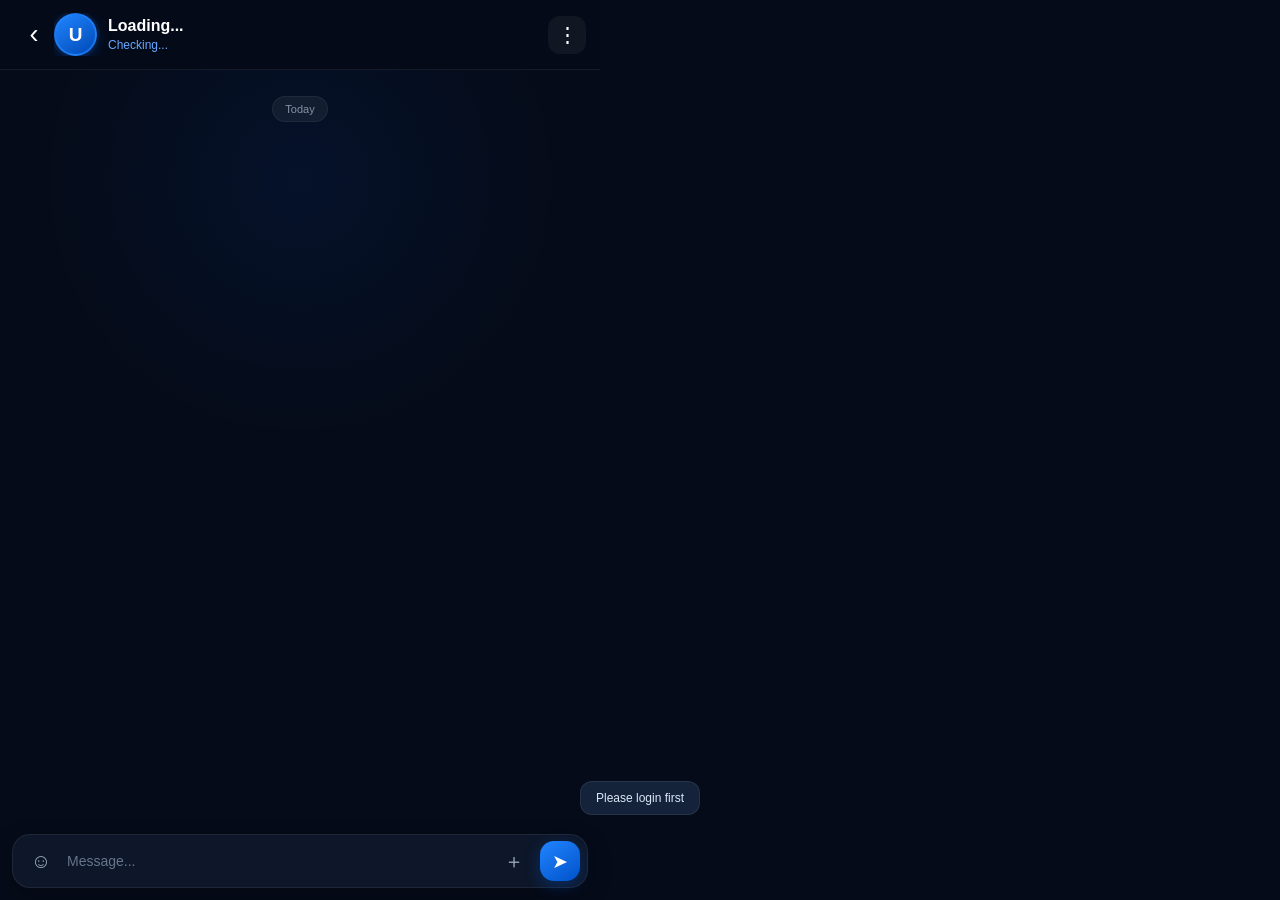
<file: chat.html>
<!DOCTYPE html>
<html lang="en">
<head>
<meta charset="UTF-8">
<meta name="viewport" content="width=device-width, initial-scale=1.0, maximum-scale=1.0, user-scalable=no, viewport-fit=cover">
<title>Usanex Chat</title>

<style>
*{
    box-sizing:border-box;
    margin:0;
    padding:0;
    -webkit-tap-highlight-color:transparent;
}

:root{
    --header-h:70px;
    --composer-h:76px;
    --vvh:100dvh;
    --vvt:0px;
    --vvl:0px;
    --vvw:100vw;
}

html,body{
    width:100%;
    height:100%;
    margin:0;
    padding:0;
    background:#050b18;
    overflow:hidden;
}

body{
    font-family:Arial,Helvetica,sans-serif;
    color:#fff;
    position:fixed;
    inset:0;
    overscroll-behavior:none;
}

.chat-app{
    position:fixed;
    left:var(--vvl);
    top:var(--vvt);
    width:min(var(--vvw),600px);
    height:var(--vvh);
    margin:0 auto;
    background:
        radial-gradient(
            circle at 50% 20%,
            rgba(0,100,255,.08),
            transparent 35%
        ),
        #050b18;
    overflow:hidden;
}

/* HEADER */

.chat-header{
    position:fixed;
    top:var(--vvt);
    left:var(--vvl);
    transform:none;
    width:min(var(--vvw),600px);
    height:var(--header-h);
    min-height:var(--header-h);

    display:flex;
    align-items:center;

    padding:10px 14px;

    background:rgba(5,11,24,.99);

    border-bottom:1px solid rgba(255,255,255,.07);

    backdrop-filter:blur(18px);
    -webkit-backdrop-filter:blur(18px);

    z-index:3000;
    overflow:hidden;
}

.back-btn{
    width:40px;
    height:40px;
    min-width:40px;

    border:0;
    background:transparent;
    color:#fff;

    font-size:27px;
    cursor:pointer;

    display:flex;
    align-items:center;
    justify-content:center;
}

.profile{
    display:flex;
    align-items:center;
    gap:11px;

    flex:1;
    min-width:0;
    overflow:hidden;
}

.profile-photo{
    width:43px;
    height:43px;
    min-width:43px;

    border-radius:50%;

    display:flex;
    align-items:center;
    justify-content:center;

    background:linear-gradient(
        145deg,
        #2185ff,
        #0049b5
    );

    border:2px solid rgba(33,133,255,.7);

    font-size:19px;
    font-weight:800;

    overflow:hidden;

    box-shadow:
        0 0 0 3px rgba(33,133,255,.08),
        0 4px 16px rgba(0,100,255,.25);
}

.profile-photo img{
    width:100%;
    height:100%;
    object-fit:cover;
    display:block;
}

.profile-info{
    min-width:0;
    flex:1;
    overflow:hidden;
}

.profile-name{
    font-size:16px;
    font-weight:700;
    white-space:nowrap;
    overflow:hidden;
    text-overflow:ellipsis;
}

/* ONLY TEXT - NO DOT */

.online{
    margin-top:3px;
    font-size:12px;
    color:#65a9ff;
    display:block;
}

.header-action{
    width:38px;
    height:38px;
    min-width:38px;

    border:0;
    border-radius:12px;

    background:rgba(255,255,255,.05);
    color:#fff;

    font-size:21px;
    cursor:pointer;

    display:flex;
    align-items:center;
    justify-content:center;
}

/* CHAT AREA */

.chat-area{
    position:fixed;

    top:calc(var(--vvt) + var(--header-h));
    bottom:auto;
    height:calc(var(--vvh) - var(--header-h) - var(--composer-h));

    left:var(--vvl);
    transform:none;

    width:min(var(--vvw),600px);

    overflow-y:auto;
    overflow-x:hidden;

    padding:18px 15px 20px;

    scrollbar-width:none;

    overscroll-behavior:contain;
    -webkit-overflow-scrolling:touch;
}

.chat-area::-webkit-scrollbar{
    display:none;
}

.date-divider{
    text-align:center;
    margin:8px 0 20px;
}

.date-divider span{
    display:inline-block;

    padding:6px 12px;

    border-radius:20px;

    background:rgba(255,255,255,.055);

    border:1px solid rgba(255,255,255,.06);

    color:#8491a7;

    font-size:11px;
}

.message-row{
    display:flex;
    width:100%;
    margin-bottom:13px;
}

.message-row.received{
    justify-content:flex-start;
}

.message-row.sent{
    justify-content:flex-end;
}

.message{
    max-width:76%;

    padding:11px 13px 8px;

    border-radius:16px;

    position:relative;

    font-size:14px;
    line-height:1.45;

    word-break:break-word;
    white-space:pre-wrap;
}

.received .message{
    background:#111b2d;

    border:1px solid rgba(255,255,255,.055);

    border-bottom-left-radius:5px;

    box-shadow:0 5px 18px rgba(0,0,0,.15);
}

.sent .message{
    background:linear-gradient(
        135deg,
        #1677ff,
        #0755c9
    );

    border-bottom-right-radius:5px;

    box-shadow:0 5px 20px rgba(0,100,255,.20);
}

.message-time{
    display:flex;
    justify-content:flex-end;
    align-items:center;
    gap:4px;

    margin-top:4px;

    font-size:9px;
    color:rgba(255,255,255,.48);
}

.sent .message-time{
    color:rgba(255,255,255,.68);
}

.read{
    font-size:11px;
    color:#b9ddff;
}

/* TYPING */

.typing{
    display:none;

    align-items:center;
    gap:5px;

    width:max-content;

    padding:10px 13px;

    border-radius:15px;
    border-bottom-left-radius:5px;

    background:#111b2d;

    border:1px solid rgba(255,255,255,.05);
}

.typing.show{
    display:flex;
}

.typing span{
    width:5px;
    height:5px;

    border-radius:50%;

    background:#71809a;

    animation:typing 1.2s infinite;
}

.typing span:nth-child(2){
    animation-delay:.15s;
}

.typing span:nth-child(3){
    animation-delay:.3s;
}

@keyframes typing{
    0%,60%,100%{
        transform:translateY(0);
        opacity:.5;
    }

    30%{
        transform:translateY(-4px);
        opacity:1;
    }
}

/* COMPOSER */

.composer-area{
    position:fixed;

    left:var(--vvl);
    top:calc(var(--vvt) + var(--vvh) - var(--composer-h));

    transform:none;

    width:min(var(--vvw),600px);

    height:var(--composer-h);
    min-height:var(--composer-h);

    padding:10px 12px 14px;

    background:linear-gradient(
        to top,
        #050b18 70%,
        rgba(5,11,24,.92)
    );

    z-index:3000;
}

.composer{
    width:100%;
    min-height:52px;

    display:flex;
    align-items:center;
    gap:7px;

    padding:6px 7px 6px 9px;

    background:#0d1729;

    border:1px solid rgba(255,255,255,.07);

    border-radius:18px;

    box-shadow:0 8px 25px rgba(0,0,0,.22);
}

.composer-btn{
    width:38px;
    height:38px;
    min-width:38px;

    border:0;
    border-radius:12px;

    background:transparent;
    color:#9eabc0;

    font-size:20px;
    cursor:pointer;

    display:flex;
    align-items:center;
    justify-content:center;
}

.composer-btn:active{
    transform:scale(.92);
}

.message-input{
    flex:1;
    width:100%;
    min-width:0;

    height:38px;

    border:0;
    outline:0;

    background:transparent;
    color:#fff;

    font-size:14px;
}

.message-input::placeholder{
    color:#66748b;
}

.send-btn{
    width:40px;
    height:40px;
    min-width:40px;

    border:0;
    border-radius:14px;

    background:linear-gradient(
        145deg,
        #2185ff,
        #0052c9
    );

    color:#fff;

    font-size:19px;
    cursor:pointer;

    display:flex;
    align-items:center;
    justify-content:center;

    box-shadow:0 5px 16px rgba(0,100,255,.28);
}

.send-btn:active{
    transform:scale(.92);
}

/* POPUPS */

.attach-menu{
    display:none;

    position:absolute;

    bottom:calc(var(--composer-h) - 2px);
    left:12px;

    padding:9px;

    border-radius:16px;

    background:#101c30;

    border:1px solid rgba(255,255,255,.08);

    box-shadow:0 12px 35px rgba(0,0,0,.35);

    gap:7px;

    z-index:4000;
}

.attach-menu.show{
    display:flex;
}

.attach-item{
    width:42px;
    height:42px;

    border:0;
    border-radius:12px;

    background:rgba(255,255,255,.06);

    color:#fff;
    font-size:19px;
    cursor:pointer;
}

.emoji-panel{
    display:none;

    position:absolute;

    bottom:calc(var(--composer-h) - 2px);

    left:12px;
    right:12px;

    padding:12px;

    border-radius:17px;

    background:#0f1a2d;

    border:1px solid rgba(255,255,255,.07);

    box-shadow:0 12px 35px rgba(0,0,0,.3);

    grid-template-columns:repeat(8,1fr);

    gap:8px;

    z-index:4000;
}

.emoji-panel.show{
    display:grid;
}

.emoji{
    border:0;
    background:transparent;
    font-size:22px;
    cursor:pointer;
}

/* TOAST */

.toast{
    position:fixed;

    left:50%;

    bottom:85px;

    transform:
        translateX(-50%)
        translateY(15px);

    padding:9px 15px;

    border-radius:12px;

    background:#14233a;

    border:1px solid rgba(255,255,255,.08);

    color:#dbe7f7;

    font-size:12px;

    opacity:0;

    pointer-events:none;

    transition:.25s;

    z-index:5000;
}

.toast.show{
    opacity:1;

    transform:
        translateX(-50%)
        translateY(0);
}

/* MOBILE */

@media(max-width:500px){

    :root{
        --header-h:66px;
        --composer-h:70px;
    }

    .chat-header{
        height:var(--header-h);
        min-height:var(--header-h);
        padding:9px 10px;
    }

    .back-btn{
        width:37px;
        height:37px;
        min-width:37px;
    }

    .profile-photo{
        width:41px;
        height:41px;
        min-width:41px;
    }

    .profile-name{
        font-size:15px;
    }

    .chat-area{
        padding-left:12px;
        padding-right:12px;
    }

    .message{
        max-width:82%;
        font-size:14px;
    }

    .composer-area{
        padding:8px 9px 12px;
    }

    .composer{
        min-height:51px;
        border-radius:17px;
    }
}

/* SAFE AREA */

@supports(padding:max(0px)){

    .chat-header{
        padding-top:max(
            10px,
            env(safe-area-inset-top)
        );
    }

    .composer-area{
        padding-bottom:max(
            12px,
            env(safe-area-inset-bottom)
        );
    }
}

/* SMALL DEVICES */

@media(max-width:360px){

    .chat-header{
        padding-left:6px;
        padding-right:6px;
    }

    .profile{
        gap:8px;
    }

    .profile-name{
        font-size:14px;
    }

    .online{
        font-size:11px;
    }

    .composer{
        gap:3px;
        padding-left:5px;
        padding-right:5px;
    }

    .composer-btn{
        width:34px;
        min-width:34px;
    }

    .send-btn{
        width:37px;
        min-width:37px;
    }
}
</style>
</head>

<body>

<div class="chat-app">

<header class="chat-header">

    <button
        class="back-btn"
        onclick="goBack()"
        aria-label="Back"
    >‹</button>

    <div class="profile">

        <div
            class="profile-photo"
            id="profilePhoto"
        >U</div>

        <div class="profile-info">

            <div
                class="profile-name"
                id="chatName"
            >Loading...</div>

            <!-- ONLY TEXT -->
            <div
                class="online"
                id="onlineText"
            >Checking...</div>

        </div>

    </div>

    <button
        class="header-action"
        onclick="showToast('Coming soon')"
    >⋮</button>

</header>


<main
    class="chat-area"
    id="chatArea"
>

    <div class="date-divider">
        <span id="dateText">Today</span>
    </div>

    <div
        class="message-row received"
        id="typingRow"
    >

        <div class="typing">
            <span></span>
            <span></span>
            <span></span>
        </div>

    </div>

</main>


<div class="composer-area">

    <div
        class="attach-menu"
        id="attachMenu"
    >

        <button
            class="attach-item"
            onclick="showToast('Gallery coming soon')"
        >🖼️</button>

        <button
            class="attach-item"
            onclick="showToast('Camera coming soon')"
        >📷</button>

        <button
            class="attach-item"
            onclick="showToast('File sharing coming soon')"
        >📄</button>

    </div>


    <div
        class="emoji-panel"
        id="emojiPanel"
    >

        <button class="emoji" onclick="addEmoji('😀')">😀</button>
        <button class="emoji" onclick="addEmoji('😂')">😂</button>
        <button class="emoji" onclick="addEmoji('😊')">😊</button>
        <button class="emoji" onclick="addEmoji('😍')">😍</button>
        <button class="emoji" onclick="addEmoji('🥰')">🥰</button>
        <button class="emoji" onclick="addEmoji('😎')">😎</button>
        <button class="emoji" onclick="addEmoji('❤️')">❤️</button>
        <button class="emoji" onclick="addEmoji('🔥')">🔥</button>
        <button class="emoji" onclick="addEmoji('👍')">👍</button>
        <button class="emoji" onclick="addEmoji('👏')">👏</button>
        <button class="emoji" onclick="addEmoji('🙌')">🙌</button>
        <button class="emoji" onclick="addEmoji('🤝')">🤝</button>
        <button class="emoji" onclick="addEmoji('✨')">✨</button>
        <button class="emoji" onclick="addEmoji('💙')">💙</button>
        <button class="emoji" onclick="addEmoji('😁')">😁</button>
        <button class="emoji" onclick="addEmoji('🤣')">🤣</button>

    </div>


    <div class="composer">

        <button
            class="composer-btn"
            onclick="toggleEmoji()"
        >☺</button>

        <input
            id="messageInput"
            class="message-input"
            type="text"
            placeholder="Message..."
            autocomplete="off"
            enterkeyhint="send"
        >

        <button
            class="composer-btn"
            onclick="toggleAttach()"
        >＋</button>

        <button
            class="send-btn"
            id="sendButton"
            onclick="sendMessage()"
        >➤</button>

    </div>

</div>

</div>

<div
    class="toast"
    id="toast"
></div>


<script>

const input =
    document.getElementById("messageInput");

const chatArea =
    document.getElementById("chatArea");

const emojiPanel =
    document.getElementById("emojiPanel");

const attachMenu =
    document.getElementById("attachMenu");

const chatName =
    document.getElementById("chatName");

const profilePhoto =
    document.getElementById("profilePhoto");

const onlineText =
    document.getElementById("onlineText");

const typingRow =
    document.getElementById("typingRow");

const sendButton =
    document.getElementById("sendButton");


const params =
    new URLSearchParams(window.location.search);

const otherUserId =
    (params.get("user_id") || "").trim();


function getCurrentUserId(){

    const keys = [
        "usanex_user",
        "user",
        "currentUser",
        "logged_in_user"
    ];

    for(const key of keys){

        try{

            const value =
                localStorage.getItem(key);

            if(!value) continue;

            try{

                const parsed =
                    JSON.parse(value);

                if(typeof parsed === "string"){
                    return parsed.trim();
                }

                if(
                    parsed &&
                    parsed.user_id
                ){
                    return String(
                        parsed.user_id
                    ).trim();
                }

                if(
                    parsed &&
                    parsed.id
                ){
                    return String(
                        parsed.id
                    ).trim();
                }

            }catch(e){

                if(value.trim()){
                    return value.trim();
                }

            }

        }catch(e){}

    }

    return (
        localStorage.getItem(
            "usanex_user_id"
        ) || ""
    ).trim();

}


const currentUserId =
    getCurrentUserId();


function goBack(){

    if(document.referrer){
        history.back();
    }else{
        window.location.href =
            "/home";
    }

}


function getInitial(name){

    return String(name || "U")
        .trim()
        .charAt(0)
        .toUpperCase() || "U";

}


function setProfile(name,photo){

    chatName.textContent =
        name || "User";

    profilePhoto.innerHTML = "";

    if(photo){

        const img =
            document.createElement("img");

        img.src = photo;
        img.alt = "";

        img.onerror = () => {

            profilePhoto.textContent =
                getInitial(name);

        };

        profilePhoto.appendChild(img);

    }else{

        profilePhoto.textContent =
            getInitial(name);

    }

}


function clearMessages(){

    chatArea
        .querySelectorAll(
            ".message-row:not(#typingRow)"
        )
        .forEach(row => row.remove());

}


function formatTime(value){

    if(!value) return "";

    try{

        const date =
            new Date(value);

        if(isNaN(date.getTime())){
            return "";
        }

        return date.toLocaleTimeString(
            [],
            {
                hour:"numeric",
                minute:"2-digit"
            }
        );

    }catch(e){

        return "";

    }

}


/* =========================================================
   PRESENCE
========================================================= */

function parseServerDate(value){

    if(!value) return null;

    const raw =
        String(value).trim();

    const normalized =
        raw.endsWith("Z") ||
        /[+-]\d\d:\d\d$/.test(raw)
            ? raw
            : raw + "Z";

    const date =
        new Date(normalized);

    if(isNaN(date.getTime())){
        return null;
    }

    return date;

}


function formatLastSeen(value){

    const date =
        parseServerDate(value);

    if(!date){

        return "Last seen recently";

    }

    const now =
        new Date();

    const diff =
        now.getTime() -
        date.getTime();


    if(diff < 60000){

        return "Last seen just now";

    }


    if(diff < 3600000){

        const minutes =
            Math.max(
                1,
                Math.floor(
                    diff / 60000
                )
            );

        return (
            "Last seen " +
            minutes +
            " min ago"
        );

    }


    if(
        date.toDateString() ===
        now.toDateString()
    ){

        return (
            "Last seen today at " +
            date.toLocaleTimeString(
                [],
                {
                    hour:"numeric",
                    minute:"2-digit"
                }
            )
        );

    }


    return (
        "Last seen " +
        date.toLocaleDateString(
            [],
            {
                day:"numeric",
                month:"short"
            }
        ) +
        " at " +
        date.toLocaleTimeString(
            [],
            {
                hour:"numeric",
                minute:"2-digit"
            }
        )
    );

}


function updatePresenceUI(
    isOnline,
    lastSeenAt
){

    if(isOnline){

        onlineText.textContent =
            "Online";

        return;

    }

    onlineText.textContent =
        formatLastSeen(lastSeenAt);

}


async function loadPresence(){

    if(
        !currentUserId ||
        !otherUserId
    ){
        return;
    }

    try{

        const response =
            await fetch(
                "/api/chat/presence?user_id=" +
                encodeURIComponent(
                    currentUserId
                ) +
                "&other_user_id=" +
                encodeURIComponent(
                    otherUserId
                ),
                {
                    method:"GET",
                    cache:"no-store"
                }
            );


        const data =
            await response.json();


        if(!response.ok){

            throw new Error(
                data.detail ||
                "Unable to load presence"
            );

        }


        updatePresenceUI(
            Boolean(data.is_online),
            data.last_seen_at
        );


    }catch(error){

        console.log(
            "Presence load error:",
            error
        );

        onlineText.textContent =
            "Last seen recently";

    }

}


/* =========================================================
   MESSAGE RENDER
========================================================= */

function addMessageFromServer(message){

    if(!message) return;

    const sender =
        String(
            message.sender_user_id ||
            ""
        ).trim();

    const text =
        String(
            message.message ||
            ""
        );

    if(!sender || !text){
        return;
    }


    if(message.id){

        const id =
            String(message.id);

        const existing =
            Array.from(
                document.querySelectorAll(
                    "[data-message-id]"
                )
            ).find(
                row =>
                    String(
                        row.dataset.messageId
                    ) === id
            );

        if(existing){
            return;
        }

    }


    const type =
        sender === currentUserId
            ? "sent"
            : "received";


    const row =
        document.createElement("div");

    row.className =
        "message-row " + type;


    if(message.id){

        row.dataset.messageId =
            String(message.id);

    }


    const bubble =
        document.createElement("div");

    bubble.className =
        "message";


    const textElement =
        document.createElement("div");

    textElement.textContent =
        text;


    const time =
        document.createElement("div");

    time.className =
        "message-time";

    time.textContent =
        formatTime(
            message.created_at
        );


    if(type === "sent"){

        const read =
            document.createElement("span");

        read.className =
            "read";

        read.textContent =
            message.is_read
                ? "✓✓"
                : "✓";

        time.appendChild(read);

    }


    bubble.appendChild(
        textElement
    );

    bubble.appendChild(
        time
    );

    row.appendChild(
        bubble
    );


    chatArea.insertBefore(
        row,
        typingRow
    );

}


/* =========================================================
   LOAD CHAT
========================================================= */

async function loadChat(){

    if(
        !currentUserId ||
        !otherUserId
    ){
        return;
    }


    try{

        const response =
            await fetch(
                "/api/chat/messages?user_id=" +
                encodeURIComponent(
                    currentUserId
                ) +
                "&other_user_id=" +
                encodeURIComponent(
                    otherUserId
                ),
                {
                    method:"GET",
                    cache:"no-store"
                }
            );


        const data =
            await response.json();


        if(!response.ok){

            throw new Error(
                data.detail ||
                "Unable to load chat"
            );

        }


        if(data.other_user){

            setProfile(
                data.other_user.name,
                data.other_user.profile_photo
            );

        }


        clearMessages();


        if(
            Array.isArray(
                data.messages
            )
        ){

            data.messages.forEach(
                addMessageFromServer
            );

        }


        scrollBottom();

        markMessagesRead();


    }catch(error){

        console.error(
            "Chat load error:",
            error
        );

        showToast(
            error.message ||
            "Unable to load chat"
        );

    }

}


/* =========================================================
   SEND
========================================================= */

let sending = false;


async function sendMessage(){

    if(sending) return;


    const text =
        input.value.trim();


    if(!text) return;


    if(
        !currentUserId ||
        !otherUserId
    ){

        showToast(
            "Invalid chat"
        );

        return;

    }


    sending = true;

    sendButton.style.opacity =
        ".55";


    try{

        const response =
            await fetch(
                "/api/chat/send",
                {
                    method:"POST",
                    headers:{
                        "Content-Type":
                            "application/json"
                    },
                    body:JSON.stringify({
                        sender_user_id:
                            currentUserId,

                        receiver_user_id:
                            otherUserId,

                        message:text
                    })
                }
            );


        const data =
            await response.json();


        if(!response.ok){

            throw new Error(
                data.detail ||
                "Message could not be sent"
            );

        }


        if(data.message){

            addMessageFromServer(
                data.message
            );

        }


        input.value = "";

        emojiPanel.classList.remove(
            "show"
        );

        attachMenu.classList.remove(
            "show"
        );

        scrollBottom();


    }catch(error){

        console.error(
            "Send message error:",
            error
        );

        showToast(
            error.message ||
            "Message could not be sent"
        );


    }finally{

        sending = false;

        sendButton.style.opacity =
            "1";

    }

}


function handleKey(event){

    if(event.key === "Enter"){

        event.preventDefault();

        sendMessage();

    }

}


/* =========================================================
   EMOJI / ATTACH
========================================================= */

function toggleEmoji(){

    emojiPanel.classList.toggle(
        "show"
    );

    attachMenu.classList.remove(
        "show"
    );

}


function addEmoji(emoji){

    input.value += emoji;

    input.focus();

}


function toggleAttach(){

    attachMenu.classList.toggle(
        "show"
    );

    emojiPanel.classList.remove(
        "show"
    );

}


/* =========================================================
   SCROLL
========================================================= */

function scrollBottom(){

    requestAnimationFrame(() => {

        chatArea.scrollTop =
            chatArea.scrollHeight;

    });

}


/* =========================================================
   TOAST
========================================================= */

let toastTimer;


function showToast(text){

    const toast =
        document.getElementById(
            "toast"
        );

    toast.textContent =
        text;

    toast.classList.add(
        "show"
    );


    clearTimeout(
        toastTimer
    );


    toastTimer =
        setTimeout(
            () => {

                toast.classList.remove(
                    "show"
                );

            },
            1800
        );

}


/* =========================================================
   READ RECEIPT
========================================================= */

async function markMessagesRead(){

    if(
        !currentUserId ||
        !otherUserId
    ){
        return;
    }


    try{

        await fetch(
            "/api/chat/read?user_id=" +
            encodeURIComponent(
                currentUserId
            ) +
            "&other_user_id=" +
            encodeURIComponent(
                otherUserId
            ),
            {
                method:"POST"
            }
        );

    }catch(e){

        console.log(
            "Read status error:",
            e
        );

    }

}


/* =========================================================
   WEBSOCKET
========================================================= */

let socket = null;

let reconnectTimer = null;

let manuallyClosed = false;

let heartbeatTimer = null;


function getWebSocketURL(){

    const protocol =
        window.location.protocol ===
        "https:"
            ? "wss:"
            : "ws:";


    return (
        protocol +
        "//" +
        window.location.host +
        "/ws/" +
        encodeURIComponent(
            currentUserId
        )
    );

}


function startHeartbeat(){

    clearInterval(
        heartbeatTimer
    );


    heartbeatTimer =
        setInterval(
            () => {

                if(
                    socket &&
                    socket.readyState ===
                    WebSocket.OPEN
                ){

                    try{

                        socket.send(
                            "ping"
                        );

                    }catch(e){}

                }

            },
            25000
        );

}


function connectWebSocket(){

    if(!currentUserId){
        return;
    }


    try{

        if(socket){
            socket.close();
        }

    }catch(e){}


    manuallyClosed = false;


    try{

        socket =
            new WebSocket(
                getWebSocketURL()
            );


        socket.onopen = () => {

            clearTimeout(
                reconnectTimer
            );

        };


        socket.onmessage =
            event => {

                try{

                    handleWebSocketMessage(
                        JSON.parse(
                            event.data
                        )
                    );

                }catch(e){

                    console.log(
                        "WebSocket data error:",
                        e
                    );

                }

            };


        socket.onerror =
            error => {

                console.log(
                    "WebSocket error:",
                    error
                );

            };


        socket.onclose = () => {

            /*
             IMPORTANT:
             Do NOT show Offline here.
             Other user's presence comes from
             /api/chat/presence and user_presence.
            */

            if(!manuallyClosed){

                clearTimeout(
                    reconnectTimer
                );

                reconnectTimer =
                    setTimeout(
                        connectWebSocket,
                        3000
                    );

            }

        };


    }catch(error){

        console.error(
            "WebSocket error:",
            error
        );


        reconnectTimer =
            setTimeout(
                connectWebSocket,
                3000
            );

    }

}


/* =========================================================
   WEBSOCKET MESSAGE HANDLER
========================================================= */

function handleWebSocketMessage(data){

    if(!data) return;


    /* CONNECTION */

    if(
        data.type ===
        "websocket_connected"
    ){

        return;

    }


    /* OTHER USER PRESENCE */

    if(
        data.type ===
        "user_presence"
    ){

        const userId =
            String(
                data.user_id ||
                ""
            ).trim();


        if(
            userId !==
            otherUserId
        ){

            return;

        }


        updatePresenceUI(
            Boolean(
                data.is_online
            ),
            data.last_seen_at
        );


        return;

    }


    /* READ RECEIPT */

    if(
        data.type ===
        "messages_read"
    ){

        const readerUserId =
            String(
                data.reader_user_id ||
                ""
            ).trim();


        if(
            readerUserId !==
            otherUserId
        ){

            return;

        }


        const ids =
            new Set(
                (
                    data.message_ids ||
                    []
                ).map(
                    id =>
                        String(id)
                )
            );


        document
            .querySelectorAll(
                "[data-message-id]"
            )
            .forEach(
                row => {

                    const id =
                        String(
                            row.dataset.messageId ||
                            ""
                        );


                    if(!ids.has(id)){
                        return;
                    }


                    const read =
                        row.querySelector(
                            ".read"
                        );


                    if(read){

                        read.textContent =
                            "✓✓";

                    }

                }
            );


        return;

    }


    /* CHAT MESSAGE */

    if(
        data.type !==
        "chat_message"
    ){

        return;

    }


    const message =
        data.message;


    if(!message){
        return;
    }


    const sender =
        String(
            message.sender_user_id ||
            ""
        ).trim();


    const receiver =
        String(
            message.receiver_user_id ||
            ""
        ).trim();


    const belongsToChat =

        (
            sender ===
            currentUserId &&

            receiver ===
            otherUserId
        )

        ||

        (
            sender ===
            otherUserId &&

            receiver ===
            currentUserId
        );


    if(!belongsToChat){
        return;
    }


    addMessageFromServer(
        message
    );


    scrollBottom();


    if(
        sender ===
        otherUserId
    ){

        markMessagesRead();

    }

}


/* =========================================================
   VIEWPORT
========================================================= */

function updateViewport(){

    const root =
        document.documentElement;


    if(!window.visualViewport){

        root.style.setProperty(
            "--vvh",
            window.innerHeight +
            "px"
        );

        root.style.setProperty(
            "--vvt",
            "0px"
        );

        root.style.setProperty(
            "--vvl",
            "0px"
        );

        root.style.setProperty(
            "--vvw",
            window.innerWidth +
            "px"
        );

        return;

    }


    const vv =
        window.visualViewport;


    root.style.setProperty(
        "--vvh",
        Math.round(
            vv.height
        ) + "px"
    );


    root.style.setProperty(
        "--vvt",
        Math.round(
            vv.offsetTop || 0
        ) + "px"
    );


    root.style.setProperty(
        "--vvl",
        Math.round(
            vv.offsetLeft || 0
        ) + "px"
    );


    root.style.setProperty(
        "--vvw",
        Math.round(
            vv.width ||
            window.innerWidth
        ) + "px"
    );

}


if(window.visualViewport){

    window.visualViewport.addEventListener(
        "resize",
        updateViewport
    );


    window.visualViewport.addEventListener(
        "scroll",
        updateViewport
    );

}


window.addEventListener(
    "resize",
    updateViewport
);


/* =========================================================
   CLOSE POPUPS
========================================================= */

document.addEventListener(
    "click",
    event => {

        if(
            !event.target.closest(
                ".composer"
            ) &&
            !event.target.closest(
                ".emoji-panel"
            )
        ){

            emojiPanel.classList.remove(
                "show"
            );

        }


        if(
            !event.target.closest(
                ".composer"
            ) &&
            !event.target.closest(
                ".attach-menu"
            )
        ){

            attachMenu.classList.remove(
                "show"
            );

        }

    }
);


/* =========================================================
   VISIBILITY
========================================================= */

document.addEventListener(
    "visibilitychange",
    () => {

        if(
            document.visibilityState ===
            "visible"
        ){

            updateViewport();

            loadPresence();

            markMessagesRead();

        }

    }
);


/* =========================================================
   START
========================================================= */

window.addEventListener(
    "load",
    async () => {

        updateViewport();


        if(!currentUserId){

            showToast(
                "Please login first"
            );


            setTimeout(
                () => {

                    window.location.href =
                        "/";

                },
                1200
            );


            return;

        }


        if(!otherUserId){

            showToast(
                "Invalid chat user"
            );


            setTimeout(
                () => {

                    window.location.href =
                        "/home";

                },
                1200
            );


            return;

        }


        await loadChat();

        /*
         First get actual status.
        Online -> Online
        Offline -> Last seen ...
        */

        await loadPresence();


        connectWebSocket();


        startHeartbeat();

    }
);


/* =========================================================
   BEFORE UNLOAD
========================================================= */

window.addEventListener(
    "beforeunload",
    () => {

        manuallyClosed = true;

        clearTimeout(
            reconnectTimer
        );

        clearInterval(
            heartbeatTimer
        );


        if(socket){

            try{

                socket.close();

            }catch(e){}

        }

    }
);

</script>

</body>
</html>
</file>
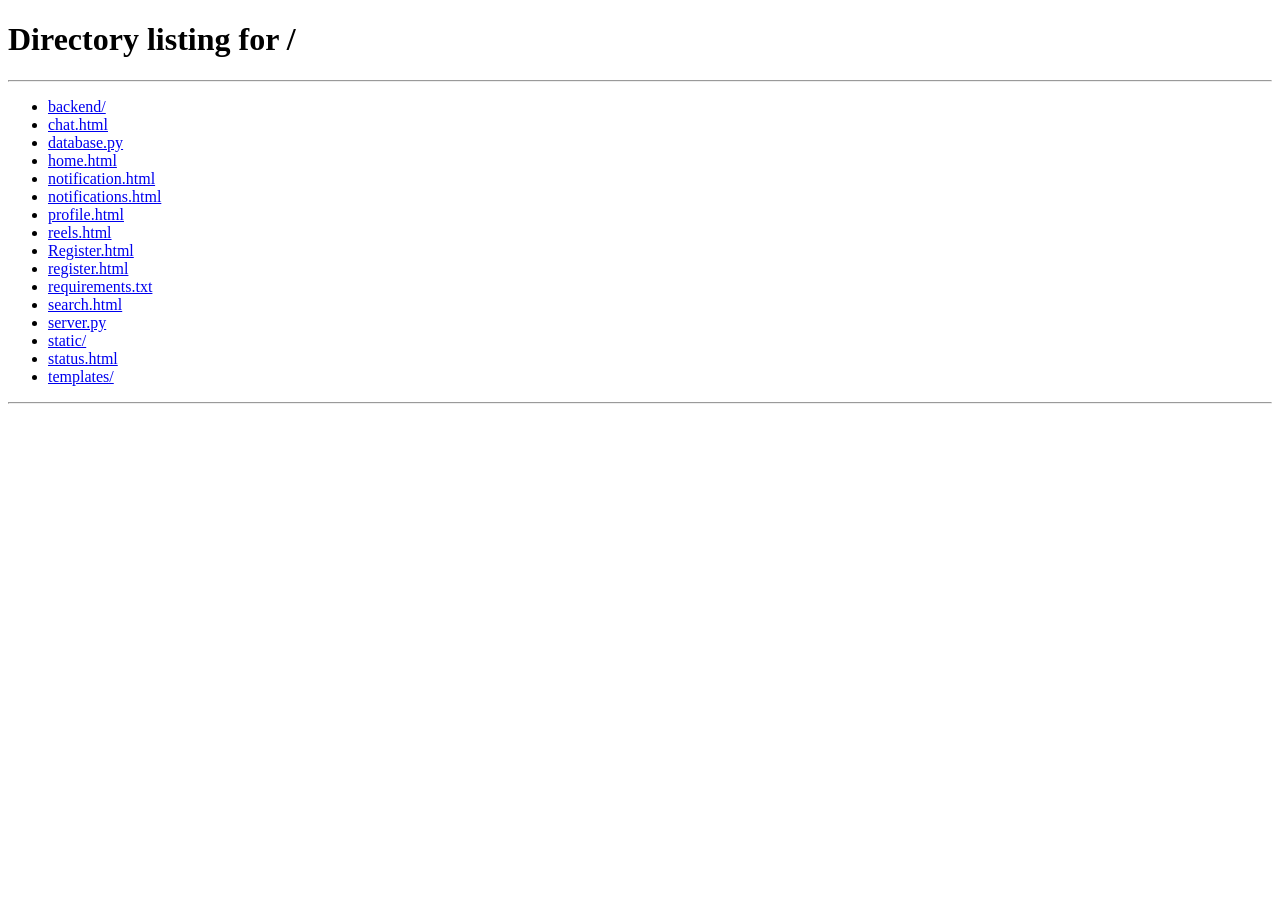
<file: notification.html>
<!DOCTYPE html>
<html lang="en">

<head>

<meta charset="UTF-8">

<meta name="viewport"
content="width=device-width,
initial-scale=1.0,
maximum-scale=1.0,
user-scalable=no">

<title>Notifications • Usanex</title>

<style>

/* =========================================================
   RESET
========================================================= */

*{
    box-sizing:border-box;
    margin:0;
    padding:0;
    -webkit-tap-highlight-color:transparent;
}

html,
body{
    width:100%;
    min-height:100%;

    font-family:Arial,sans-serif;

    background:#07090d;

    color:#fff;
}

body{
    min-height:100vh;
    overflow-x:hidden;
}


/* =========================================================
   APP
========================================================= */

.app{

    min-height:100vh;

    padding-bottom:100px;

    background:
        radial-gradient(
            circle at 50% -10%,
            rgba(24,105,232,.18),
            transparent 38%
        ),
        #07090d;
}


/* =========================================================
   HEADER
========================================================= */

.header{

    height:78px;

    padding:0 18px;

    display:flex;

    align-items:center;

    gap:13px;

    background:
        rgba(7,9,13,.90);

    border-bottom:
        1px solid
        rgba(255,255,255,.07);

    position:sticky;

    top:0;

    z-index:30;

    backdrop-filter:blur(18px);
}


/* =========================================================
   BACK BUTTON
========================================================= */

.back-btn{

    width:42px;
    height:42px;

    flex-shrink:0;

    border:1px solid
        rgba(255,255,255,.08);

    border-radius:14px;

    background:#151820;

    color:#fff;

    display:flex;

    align-items:center;

    justify-content:center;

    font-size:24px;

    cursor:pointer;
}

.back-btn:active{

    transform:scale(.92);
}


/* =========================================================
   HEADER TITLE
========================================================= */

.header-title{

    flex:1;

    min-width:0;
}

.header-title h1{

    font-size:20px;

    font-weight:800;

    letter-spacing:-.3px;
}

.header-title p{

    margin-top:3px;

    font-size:11px;

    color:#737d8e;
}


/* =========================================================
   MARK READ BUTTON
========================================================= */

.read-btn{

    border:0;

    background:transparent;

    color:#6faeff;

    font-size:12px;

    font-weight:700;

    cursor:pointer;
}

.read-btn:active{

    opacity:.65;
}


/* =========================================================
   MAIN
========================================================= */

.content{

    padding:
        18px 15px 25px;
}


/* =========================================================
   NOTIFICATION LIST
========================================================= */

.notifications{

    display:flex;

    flex-direction:column;

    gap:10px;
}


/* =========================================================
   NOTIFICATION CARD
========================================================= */

.notification{

    position:relative;

    display:flex;

    align-items:flex-start;

    gap:12px;

    padding:14px;

    border-radius:19px;

    background:
        linear-gradient(
            135deg,
            rgba(25,29,38,.96),
            rgba(14,17,23,.96)
        );

    border:
        1px solid
        rgba(255,255,255,.065);

    box-shadow:
        0 8px 25px
        rgba(0,0,0,.18);

    transition:.2s;
}

.notification.unread{

    border-color:
        rgba(45,145,255,.22);

    background:
        linear-gradient(
            135deg,
            rgba(28,35,48,.98),
            rgba(14,17,23,.98)
        );
}

.notification:active{

    transform:scale(.99);
}


/* =========================================================
   AVATAR
========================================================= */

.notification-avatar{

    width:48px;
    height:48px;

    flex-shrink:0;

    border-radius:50%;

    display:flex;

    align-items:center;

    justify-content:center;

    font-size:18px;

    font-weight:800;

    background:
        linear-gradient(
            145deg,
            #2b8cff,
            #0757c8
        );

    box-shadow:
        0 5px 16px
        rgba(15,105,235,.25);

    overflow:hidden;
}

.notification-avatar img{

    width:100%;
    height:100%;

    object-fit:cover;
}


/* =========================================================
   NOTIFICATION BODY
========================================================= */

.notification-body{

    flex:1;

    min-width:0;
}

.notification-title{

    font-size:14px;

    font-weight:750;

    line-height:1.35;
}

.notification-message{

    margin-top:5px;

    color:#9aa3b2;

    font-size:12px;

    line-height:1.5;
}

.notification-time{

    margin-top:7px;

    color:#687181;

    font-size:10px;
}


/* =========================================================
   UNREAD DOT
========================================================= */

.unread-dot{

    position:absolute;

    right:12px;
    top:13px;

    width:7px;
    height:7px;

    border-radius:50%;

    background:#3296ff;

    box-shadow:
        0 0 9px
        rgba(50,150,255,.7);
}


/* =========================================================
   ACTION BUTTONS
========================================================= */

.notification-actions{

    display:flex;

    gap:8px;

    margin-top:11px;
}

.action-btn{

    height:34px;

    padding:0 16px;

    border:0;

    border-radius:11px;

    font-size:11px;

    font-weight:750;

    cursor:pointer;
}

.accept-btn{

    color:#fff;

    background:
        linear-gradient(
            145deg,
            #3296ff,
            #0758cb
        );

    box-shadow:
        0 5px 15px
        rgba(18,105,232,.25);
}

.reject-btn{

    color:#cbd1db;

    background:#252b36;

    border:1px solid
        rgba(255,255,255,.08);
}

.action-btn:active{

    transform:scale(.94);
}


/* =========================================================
   VERIFICATION CODE
========================================================= */

.code-box{

    margin-top:12px;

    padding:12px;

    border-radius:14px;

    background:
        rgba(6,10,17,.72);

    border:
        1px solid
        rgba(45,145,255,.18);

    text-align:center;
}

.code-label{

    color:#7e8797;

    font-size:10px;

    text-transform:uppercase;

    letter-spacing:1px;
}

.code{

    margin-top:5px;

    font-size:25px;

    font-weight:900;

    letter-spacing:5px;

    color:#fff;
}


/* =========================================================
   EMPTY
========================================================= */

.empty{

    min-height:
        calc(100vh - 190px);

    display:flex;

    flex-direction:column;

    align-items:center;

    justify-content:center;

    text-align:center;

    padding:30px;
}

.empty-circle{

    width:105px;
    height:105px;

    border-radius:50%;

    display:flex;

    align-items:center;

    justify-content:center;

    background:
        radial-gradient(
            circle,
            rgba(35,133,245,.20),
            rgba(35,133,245,.04)
        );

    border:
        1px solid
        rgba(50,140,255,.16);

    box-shadow:
        0 0 45px
        rgba(25,115,245,.10);

    margin-bottom:20px;
}

.empty-icon{

    font-size:43px;
}

.empty-title{

    font-size:21px;

    font-weight:800;

    margin-bottom:8px;
}

.empty-text{

    max-width:300px;

    color:#7e8797;

    font-size:13px;

    line-height:1.6;
}


/* =========================================================
   TOAST
========================================================= */

.toast{

    position:fixed;

    left:50%;

    bottom:96px;

    transform:
        translate(-50%,20px);

    min-width:220px;

    max-width:
        calc(100vw - 35px);

    padding:12px 17px;

    border-radius:14px;

    background:
        rgba(26,31,41,.97);

    border:
        1px solid
        rgba(255,255,255,.09);

    box-shadow:
        0 12px 35px
        rgba(0,0,0,.45);

    color:#fff;

    font-size:12px;

    text-align:center;

    opacity:0;

    pointer-events:none;

    transition:.25s;

    z-index:100;
}

.toast.show{

    opacity:1;

    transform:
        translate(-50%,0);
}


/* =========================================================
   BOTTOM NAV
========================================================= */

.bottom-nav{

    position:fixed;

    left:10px;
    right:10px;

    bottom:10px;

    height:76px;

    border-radius:25px;

    display:grid;

    grid-template-columns:
        1fr 1fr 1fr 1fr 1fr;

    align-items:center;

    background:
        rgba(19,22,29,.94);

    border:
        1px solid
        rgba(255,255,255,.09);

    box-shadow:
        0 15px 45px
        rgba(0,0,0,.50);

    backdrop-filter:blur(20px);

    z-index:50;
}


/* =========================================================
   NAV
========================================================= */

.nav-item{

    height:70px;

    display:flex;

    flex-direction:column;

    align-items:center;

    justify-content:center;

    gap:5px;

    color:#737c8d;

    cursor:pointer;
}

.nav-icon{

    font-size:21px;

    line-height:1;
}

.nav-label{

    font-size:10px;

    font-weight:600;
}

.nav-item.active{

    color:#fff;
}

.nav-item.active .nav-icon{

    filter:
        drop-shadow(
            0 0 8px
            rgba(45,145,255,.7)
        );
}


/* =========================================================
   CENTER PLUS
========================================================= */

.nav-center{

    display:flex;

    align-items:center;

    justify-content:center;
}

.plus-btn{

    width:55px;
    height:55px;

    border-radius:18px;

    border:0;

    display:flex;

    align-items:center;

    justify-content:center;

    background:
        linear-gradient(
            145deg,
            #3296ff,
            #0758cb
        );

    color:#fff;

    font-size:34px;

    font-weight:300;

    box-shadow:
        0 9px 25px
        rgba(18,105,232,.40);

    cursor:pointer;
}

.plus-btn:active{

    transform:scale(.90);
}


/* =========================================================
   SMALL MOBILE
========================================================= */

@media(max-width:390px){

    .header{

        height:72px;

        padding:0 10px;

        gap:9px;
    }

    .back-btn{

        width:37px;
        height:37px;

        border-radius:12px;

        font-size:21px;
    }

    .header-title h1{

        font-size:18px;
    }

    .read-btn{

        font-size:11px;
    }

    .content{

        padding-left:10px;
        padding-right:10px;
    }

    .notification{

        padding:12px;

        gap:10px;
    }

    .notification-avatar{

        width:44px;
        height:44px;
    }

    .bottom-nav{

        left:7px;
        right:7px;
    }
}

</style>

</head>


<body>


<div class="app">


<!-- =====================================================
     HEADER
===================================================== -->

<header class="header">


    <button
        class="back-btn"
        onclick="goBack()">

        ‹

    </button>


    <div class="header-title">

        <h1>
            Notifications
        </h1>

        <p id="notificationSubtitle">
            Stay updated
        </p>

    </div>


    <button
        class="read-btn"
        onclick="markAllRead()">

        Mark all read

    </button>


</header>


<!-- =====================================================
     CONTENT
===================================================== -->

<main class="content">


    <div
        id="notifications"
        class="notifications">
    </div>


    <div
        id="emptyState"
        class="empty">

        <div class="empty-circle">

            <div class="empty-icon">
                🔔
            </div>

        </div>

        <div class="empty-title">
            No notifications
        </div>

        <div class="empty-text">
            New follow requests, connection updates
            and verification codes will appear here.
        </div>

    </div>


</main>


<!-- =====================================================
     TOAST
===================================================== -->

<div
    id="toast"
    class="toast">
</div>


<!-- =====================================================
     BOTTOM NAV
===================================================== -->

<nav class="bottom-nav">


    <div
        class="nav-item active"
        onclick="goHome()">

        <div class="nav-icon">
            ⌂
        </div>

        <div class="nav-label">
            Home
        </div>

    </div>


    <div
        class="nav-item"
        onclick="openReels()">

        <div class="nav-icon">
            ▶
        </div>

        <div class="nav-label">
            Reels
        </div>

    </div>


    <div class="nav-center">

        <button
            class="plus-btn"
            onclick="openCreate()">

            +

        </button>

    </div>


    <div
        class="nav-item"
        onclick="openCollection()">

        <div class="nav-icon">
            ▣
        </div>

        <div class="nav-label">
            Coll
        </div>

    </div>


    <div
        class="nav-item"
        onclick="openProfile()">

        <div class="nav-icon">
            ♙
        </div>

        <div class="nav-label">
            Profile
        </div>

    </div>


</nav>


</div>


<script>

/* =========================================================
   CURRENT USER
========================================================= */

let currentUser = null;

try{

    currentUser =
        JSON.parse(
            localStorage.getItem("user")
        );

}catch(error){

    currentUser = null;

}


/* =========================================================
   STATE
========================================================= */

let notificationList = [];

let socket = null;

let reconnectTimer = null;

let toastTimer = null;


/* =========================================================
   TOAST
========================================================= */

function showToast(message){

    const toast =
        document.getElementById(
            "toast"
        );

    toast.textContent =
        message;

    toast.classList.add("show");


    clearTimeout(
        toastTimer
    );


    toastTimer =
        setTimeout(
            function(){

                toast.classList.remove(
                    "show"
                );

            },
            2800
        );

}


/* =========================================================
   USER CHECK
========================================================= */

function requireUser(){

    if(
        !currentUser ||
        !currentUser.user_id
    ){

        showToast(
            "Please login first."
        );

        setTimeout(
            function(){

                window.location.href =
                    "/";

            },
            900
        );

        return false;

    }

    return true;

}


/* =========================================================
   LOAD NOTIFICATIONS
========================================================= */

async function loadNotifications(){

    if(!requireUser()){

        return;

    }


    const container =
        document.getElementById(
            "notifications"
        );

    const empty =
        document.getElementById(
            "emptyState"
        );


    try{

        const response =
            await fetch(
                "/api/notifications?user_id=" +
                encodeURIComponent(
                    currentUser.user_id
                )
            );


        if(!response.ok){

            throw new Error(
                "Notification API failed"
            );

        }


        const data =
            await response.json();


        notificationList =
            Array.isArray(
                data.notifications
            )
            ? data.notifications
            : (
                Array.isArray(data)
                ? data
                : []
            );


        renderNotifications();


    }catch(error){

        console.error(
            "Notification load error:",
            error
        );

        notificationList = [];

        renderNotifications();

        showToast(
            "Unable to load notifications."
        );

    }

}


/* =========================================================
   RENDER NOTIFICATIONS
========================================================= */

function renderNotifications(){

    const container =
        document.getElementById(
            "notifications"
        );

    const empty =
        document.getElementById(
            "emptyState"
        );

    const subtitle =
        document.getElementById(
            "notificationSubtitle"
        );


    container.innerHTML = "";


    if(
        !notificationList ||
        notificationList.length === 0
    ){

        empty.style.display =
            "flex";

        subtitle.textContent =
            "You're all caught up";

        return;

    }


    empty.style.display =
        "none";


    const unreadCount =
        notificationList.filter(
            function(item){

                return !item.is_read;

            }
        ).length;


    subtitle.textContent =
        unreadCount > 0
        ? unreadCount +
          " unread notification" +
          (
              unreadCount > 1
              ? "s"
              : ""
          )
        : "You're all caught up";


    notificationList.forEach(
        function(notification){

            container.appendChild(
                createNotificationCard(
                    notification
                )
            );

        }
    );

}


/* =========================================================
   CREATE NOTIFICATION CARD
========================================================= */

function createNotificationCard(
    notification
){

    const card =
        document.createElement(
            "div"
        );


    card.className =
        "notification" +
        (
            !notification.is_read
            ? " unread"
            : ""
        );


    const senderName =
        notification.sender_name ||
        notification.name ||
        notification.sender_user_id ||
        "Someone";


    const senderPhoto =
        notification.sender_profile_photo ||
        notification.profile_photo ||
        null;


    let avatarHtml = "";


    if(senderPhoto){

        avatarHtml =
            `
            <img
                src="${escapeHtml(
                    senderPhoto
                )}"
                alt="">
            `;

    }else{

        avatarHtml =
            escapeHtml(
                senderName
                    .charAt(0)
                    .toUpperCase()
            );

    }


    const type =
        String(
            notification.type ||
            ""
        ).toLowerCase();


    let title =
        notification.title ||
        "Notification";


    let message =
        notification.message ||
        "";


    /*
       Follow request
    */

    if(
        type === "follow_request"
    ){

        title =
            notification.title ||
            "New follow request";

        message =
            notification.message ||
            (
                senderName +
                " wants to connect with you."
            );

    }


    /*
       Connection code
    */

    if(
        type === "connection_code"
    ){

        title =
            notification.title ||
            "Verification code";

        message =
            notification.message ||
            "Use this code to verify your connection.";

    }


    /*
       Rejected
    */

    if(
        type === "follow_rejected"
    ){

        title =
            notification.title ||
            "Follow request rejected";

    }


    /*
       Verified
    */

    if(
        type === "connection_verified"
    ){

        title =
            notification.title ||
            "Connection verified";

    }


    card.innerHTML = `

        <div class="notification-avatar">

            ${avatarHtml}

        </div>


        <div class="notification-body">

            <div class="notification-title">

                ${escapeHtml(
                    title
                )}

            </div>


            <div class="notification-message">

                ${escapeHtml(
                    message
                )}

            </div>


            <div class="notification-time">

                ${formatTime(
                    notification.created_at
                )}

            </div>


            ${
                type === "follow_request"
                ? `
                    <div
                        class="notification-actions">

                        <button
                            class="action-btn accept-btn"
                            data-action="accept">

                            Accept

                        </button>

                        <button
                            class="action-btn reject-btn"
                            data-action="reject">

                            Reject

                        </button>

                    </div>
                  `
                : ""
            }


            ${
                type === "connection_code"
                && notification.verification_code
                ? `
                    <div class="code-box">

                        <div class="code-label">
                            Verification Code
                        </div>

                        <div class="code">

                            ${escapeHtml(
                                notification.verification_code
                            )}

                        </div>

                    </div>
                  `
                : ""
            }

        </div>


        ${
            !notification.is_read
            ? `
                <div class="unread-dot"></div>
              `
            : ""
        }

    `;


    const acceptButton =
        card.querySelector(
            '[data-action="accept"]'
        );

    const rejectButton =
        card.querySelector(
            '[data-action="reject"]'
        );


    if(acceptButton){

        acceptButton.onclick =
            function(event){

                event.stopPropagation();

                handleFollowRequest(
                    notification,
                    "accept"
                );

            };

    }


    if(rejectButton){

        rejectButton.onclick =
            function(event){

                event.stopPropagation();

                handleFollowRequest(
                    notification,
                    "reject"
                );

            };

    }


    return card;

}


/* =========================================================
   ACCEPT / REJECT FOLLOW
========================================================= */

async function handleFollowRequest(
    notification,
    action
){

    if(!requireUser()){

        return;

    }


    const requesterUserId =
        notification.sender_user_id ||
        notification.requester_user_id;


    if(!requesterUserId){

        showToast(
            "Requester information missing."
        );

        return;

    }


    const endpoint =
        action === "accept"
        ? "/api/follow/accept"
        : "/api/follow/reject";


    try{

        const response =
            await fetch(
                endpoint,
                {
                    method:"POST",

                    headers:{
                        "Content-Type":
                            "application/json"
                    },

                    body:JSON.stringify({

                        requester_user_id:
                            requesterUserId,

                        target_user_id:
                            currentUser.user_id

                    })

                }
            );


        const data =
            await response.json();


        if(!response.ok){

            throw new Error(
                data.detail ||
                data.message ||
                "Request failed"
            );

        }


        showToast(
            action === "accept"
            ? "Follow request accepted."
            : "Follow request rejected."
        );


        await loadNotifications();


    }catch(error){

        console.error(
            error
        );

        showToast(
            error.message ||
            "Something went wrong."
        );

    }

}


/* =========================================================
   REALTIME WEBSOCKET
========================================================= */

function connectRealtime(){

    if(!requireUser()){

        return;

    }


    try{

        if(socket){

            try{
                socket.close();
            }catch(error){}

        }


        const protocol =
            location.protocol === "https:"
            ? "wss:"
            : "ws:";


        const wsUrl =
            protocol +
            "//" +
            location.host +
            "/ws/" +
            encodeURIComponent(
                currentUser.user_id
            );


        socket =
            new WebSocket(
                wsUrl
            );


        socket.onopen =
            function(){

                console.log(
                    "Usanex realtime connected."
                );

            };


        socket.onmessage =
            function(event){

                try{

                    const notification =
                        JSON.parse(
                            event.data
                        );


                    handleRealtimeNotification(
                        notification
                    );

                }catch(error){

                    console.error(
                        "Realtime parse error:",
                        error
                    );

                }

            };


        socket.onclose =
            function(){

                console.log(
                    "Realtime disconnected."
                );

                scheduleReconnect();

            };


        socket.onerror =
            function(error){

                console.error(
                    "Realtime error:",
                    error
                );

            };

    }catch(error){

        console.error(
            error
        );

        scheduleReconnect();

    }

}


/* =========================================================
   REALTIME MESSAGE
========================================================= */

function handleRealtimeNotification(
    notification
){

    if(
        !notification ||
        typeof notification !== "object"
    ){

        return;

    }


    /*
       Backend realtime message
       ko notification list ke
       format me add kar rahe hain.
    */

    const incoming = {

        ...notification,

        is_read:false,

        created_at:
            notification.created_at ||
            new Date().toISOString()

    };


    /*
       Agar same notification_id
       already hai to duplicate nahi.
    */

    const notificationId =
        notification.id ||
        notification.notification_id;


    if(notificationId){

        const alreadyExists =
            notificationList.some(
                function(item){

                    return String(
                        item.id ||
                        item.notification_id ||
                        ""
                    ) ===
                    String(
                        notificationId
                    );

                }
            );


        if(alreadyExists){

            return;

        }

    }


    notificationList.unshift(
        incoming
    );


    renderNotifications();


    showToast(
        notification.title ||
        "New notification"
    );

}


/* =========================================================
   RECONNECT
========================================================= */

function scheduleReconnect(){

    clearTimeout(
        reconnectTimer
    );


    reconnectTimer =
        setTimeout(
            function(){

                connectRealtime();

            },
            3000
        );

}


/* =========================================================
   MARK ALL READ
========================================================= */

async function markAllRead(){

    if(!requireUser()){

        return;

    }


    /*
       Current backend implementation
       agar individual notification read
       support karti hai to yahan call hoga.

       Filhaal UI state ko update kar rahe hain.
    */

    notificationList =
        notificationList.map(
            function(item){

                return {

                    ...item,

                    is_read:true

                };

            }
        );


    renderNotifications();


    showToast(
        "Notifications marked as read."
    );

}


/* =========================================================
   TIME FORMAT
========================================================= */

function formatTime(value){

    if(!value){

        return "Just now";

    }


    const date =
        new Date(value);


    if(
        Number.isNaN(
            date.getTime()
        )
    ){

        return "Just now";

    }


    const now =
        new Date();


    const diff =
        Math.max(
            0,
            now.getTime() -
            date.getTime()
        );


    const seconds =
        Math.floor(
            diff / 1000
        );


    if(seconds < 60){

        return "Just now";

    }


    const minutes =
        Math.floor(
            seconds / 60
        );


    if(minutes < 60){

        return minutes +
            " min ago";

    }


    const hours =
        Math.floor(
            minutes / 60
        );


    if(hours < 24){

        return hours +
            " hr ago";

    }


    const days =
        Math.floor(
            hours / 24
        );


    if(days < 7){

        return days +
            " day" +
            (
                days > 1
                ? "s"
                : ""
            ) +
            " ago";

    }


    return date.toLocaleDateString();

}


/* =========================================================
   SECURITY
========================================================= */

function escapeHtml(value){

    return String(value)

        .replace(
            /&/g,
            "&amp;"
        )

        .replace(
            /</g,
            "&lt;"
        )

        .replace(
            />/g,
            "&gt;"
        )

        .replace(
            /"/g,
            "&quot;"
        )

        .replace(
            /'/g,
            "&#039;"
        );

}


/* =========================================================
   NAVIGATION
========================================================= */

function goBack(){

    window.location.href =
        "/home";

}


function goHome(){

    window.location.href =
        "/home";

}


function openReels(){

    showToast(
        "Reels will be available here."
    );

}


function openCreate(){

    showToast(
        "Create option will be available here."
    );

}


function openCollection(){

    showToast(
        "Collection will be available here."
    );

}


function openProfile(){

    showToast(
        "Profile will be available here."
    );

}


/* =========================================================
   CLEANUP
========================================================= */

window.addEventListener(
    "beforeunload",
    function(){

        clearTimeout(
            reconnectTimer
        );

        if(socket){

            try{

                socket.close();

            }catch(error){}

        }

    }
);


/* =========================================================
   START
========================================================= */

if(requireUser()){

    loadNotifications();

    connectRealtime();

}

</script>

</body>

</html>
</file>
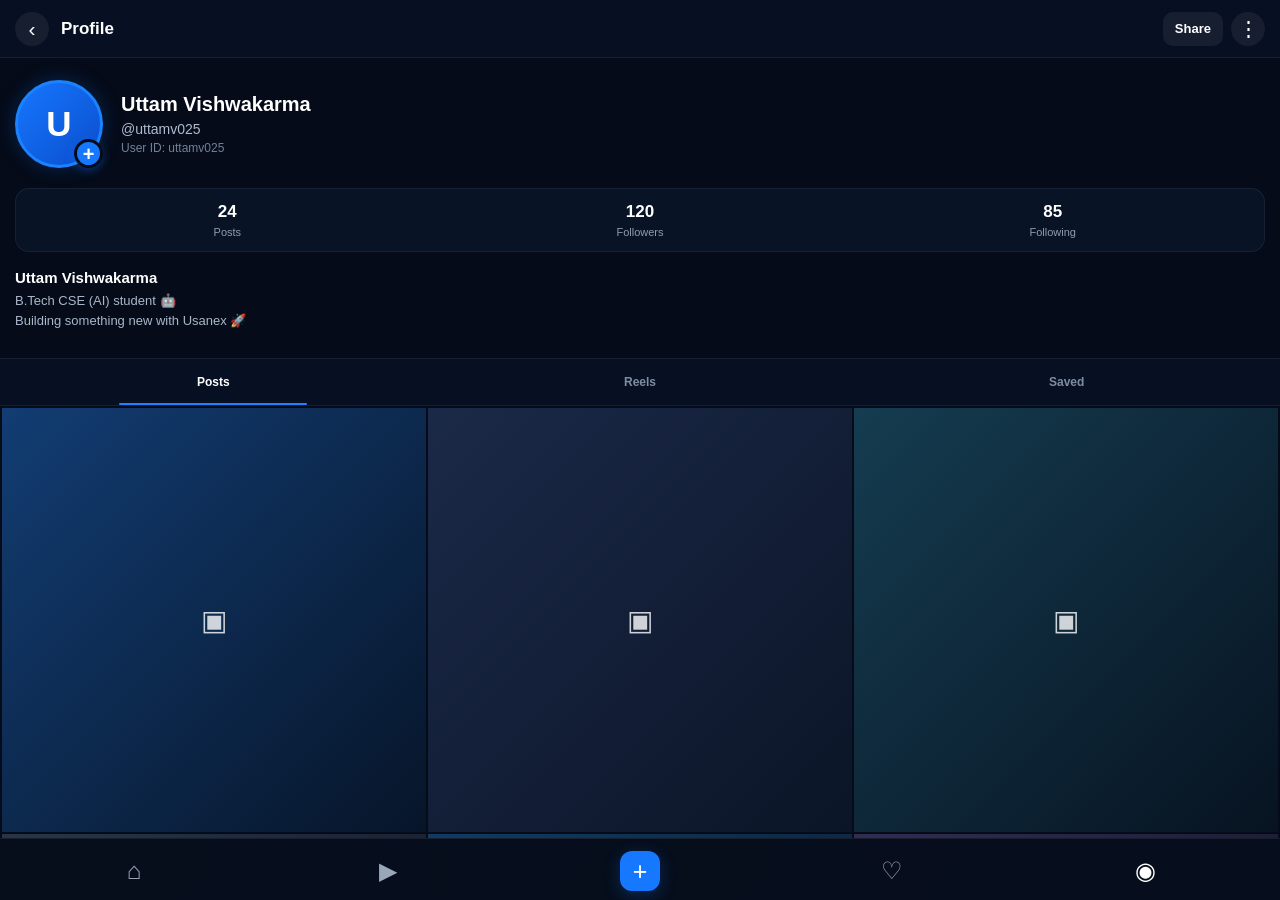
<file: profile.html>
<!DOCTYPE html>
<html lang="en">
<head>
<meta charset="UTF-8">

<meta name="viewport"
      content="width=device-width, initial-scale=1.0, maximum-scale=1.0, user-scalable=no">

<title>Usanex - Profile</title>

<style>

*{
    margin:0;
    padding:0;
    box-sizing:border-box;
    -webkit-tap-highlight-color:transparent;
}

html,body{
    width:100%;
    height:100%;
    overflow:hidden;
    font-family:Arial,Helvetica,sans-serif;
    background:#050b18;
    color:#fff;
}

body{
    position:relative;
}

/* =========================
   PROFILE PAGE
========================= */

.profile-page{
    width:100%;
    height:100dvh;
    background:#050b18;
    overflow-y:auto;
    padding-bottom:75px;
}

/* =========================
   HEADER
========================= */

.profile-header{
    height:58px;
    display:flex;
    align-items:center;
    justify-content:space-between;
    padding:0 15px;
    border-bottom:1px solid rgba(255,255,255,.06);
    background:#071022;
    position:sticky;
    top:0;
    z-index:20;
}

.header-left{
    display:flex;
    align-items:center;
    gap:12px;
}

.back-btn{
    width:34px;
    height:34px;
    border-radius:50%;
    border:0;
    background:rgba(255,255,255,.06);
    color:#fff;
    font-size:21px;
    display:flex;
    align-items:center;
    justify-content:center;
    cursor:pointer;
}

.profile-title{
    font-size:17px;
    font-weight:800;
}

.header-right{
    display:flex;
    align-items:center;
    gap:8px;
}

.share-header-btn{
    height:34px;
    padding:0 12px;
    border:0;
    border-radius:10px;
    background:rgba(255,255,255,.06);
    color:#fff;
    font-size:13px;
    font-weight:700;
    display:flex;
    align-items:center;
    justify-content:center;
    cursor:pointer;
}

.header-menu{
    width:34px;
    height:34px;
    border-radius:50%;
    background:rgba(255,255,255,.06);
    display:flex;
    align-items:center;
    justify-content:center;
    font-size:21px;
    cursor:pointer;
}

/* =========================
   PROFILE TOP
========================= */

.profile-top{
    padding:22px 15px 15px;
}

.profile-main{
    display:flex;
    align-items:center;
    gap:18px;
}

/* =========================
   PROFILE AVATAR
========================= */

.profile-avatar{
    width:88px;
    height:88px;
    border-radius:50%;
    background:linear-gradient(135deg,#1677ff,#0b4dcc);
    border:3px solid #1c83ff;
    display:flex;
    align-items:center;
    justify-content:center;
    font-size:35px;
    font-weight:900;
    flex-shrink:0;
    box-shadow:0 0 20px rgba(20,110,255,.25);
    cursor:pointer;
    overflow:visible;
    position:relative;
}

.profile-avatar img{
    width:100%;
    height:100%;
    object-fit:cover;
    border-radius:50%;
}

/* =========================
   DP PLUS BUTTON
========================= */

.dp-add-btn{
    position:absolute;

    right:-3px;
    bottom:-3px;

    width:29px;
    height:29px;

    border-radius:50%;

    background:#1677ff;

    border:3px solid #050b18;

    color:#fff;

    font-size:20px;
    font-weight:700;

    display:flex;
    align-items:center;
    justify-content:center;

    z-index:10;

    cursor:pointer;

    line-height:1;

    box-shadow:
        0 3px 10px
        rgba(22,119,255,.35);
}

.dp-add-btn:active{
    transform:scale(.90);
}

#profilePhotoInput{
    display:none;
}

/* =========================
   PROFILE BASIC
========================= */

.profile-basic{
    min-width:0;
}

.display-name{
    font-size:20px;
    font-weight:800;
    margin-bottom:5px;
}

.username{
    font-size:14px;
    color:#aebbd0;
    margin-bottom:4px;
}

.user-id{
    font-size:12px;
    color:#71819b;
}

/* =========================
   STATS
========================= */

.stats{
    margin-top:20px;
    display:flex;
    justify-content:space-around;
    background:#091326;
    border:1px solid rgba(255,255,255,.06);
    border-radius:14px;
    padding:13px 5px;
}

.stat{
    text-align:center;
    min-width:80px;
}

.stat-number{
    font-size:17px;
    font-weight:800;
}

.stat-label{
    margin-top:4px;
    font-size:11px;
    color:#8f9db2;
}

/* =========================
   BIO
========================= */

.bio{
    margin-top:17px;
}

.bio-name{
    font-size:15px;
    font-weight:800;
}

.bio-text{
    margin-top:5px;
    color:#aab7ca;
    font-size:13px;
    line-height:1.5;
}

/* =========================
   CONTENT TABS
========================= */

.content-tabs{
    height:48px;
    display:flex;
    align-items:center;
    margin-top:13px;
    border-top:1px solid rgba(255,255,255,.06);
    border-bottom:1px solid rgba(255,255,255,.06);
    background:#071022;
}

.tab{
    flex:1;
    height:100%;
    border:0;
    background:transparent;
    color:#7e8da4;
    font-size:12px;
    font-weight:700;
    position:relative;
    cursor:pointer;
}

.tab.active{
    color:#fff;
}

.tab.active::after{
    content:"";
    position:absolute;
    left:28%;
    right:28%;
    bottom:0;
    height:2px;
    background:#2580ff;
    border-radius:5px;
}

/* =========================
   GRID
========================= */

.content-grid{
    display:grid;
    grid-template-columns:repeat(3,1fr);
    gap:2px;
    padding:2px;
}

.post{
    aspect-ratio:1/1;
    background:#101d31;
    overflow:hidden;
    position:relative;
}

.post:nth-child(1){
    background:linear-gradient(135deg,#123d73,#071529);
}

.post:nth-child(2){
    background:linear-gradient(135deg,#1b2948,#0b1527);
}

.post:nth-child(3){
    background:linear-gradient(135deg,#153c50,#071321);
}

.post:nth-child(4){
    background:linear-gradient(135deg,#27344a,#0a1323);
}

.post:nth-child(5){
    background:linear-gradient(135deg,#103b62,#07162a);
}

.post:nth-child(6){
    background:linear-gradient(135deg,#302c52,#0b1022);
}

.post-icon{
    position:absolute;
    left:50%;
    top:50%;
    transform:translate(-50%,-50%);
    font-size:28px;
    opacity:.8;
}

/* =========================
   EMPTY STATE
========================= */

.empty{
    display:none;
    padding:55px 20px;
    text-align:center;
    color:#7e8da4;
}

.empty-icon{
    font-size:40px;
    margin-bottom:10px;
}

.empty-title{
    color:#fff;
    font-size:15px;
    font-weight:800;
}

.empty-text{
    margin-top:5px;
    font-size:12px;
}

/* =========================
   BOTTOM NAV
========================= */

.bottom-nav{
    position:fixed;
    left:0;
    right:0;
    bottom:0;

    height:calc(62px + env(safe-area-inset-bottom));

    padding:3px 7px env(safe-area-inset-bottom);

    z-index:50;

    display:flex;
    align-items:center;
    justify-content:space-around;

    background:rgba(7,14,28,.98);

    border-top:1px solid rgba(255,255,255,.07);

    backdrop-filter:blur(18px);
}

.nav-btn{
    width:45px;
    height:50px;
    border:0;
    background:transparent;
    color:#9aa7b9;

    display:flex;
    align-items:center;
    justify-content:center;

    font-size:24px;
    cursor:pointer;
}

.nav-btn.active{
    color:#fff;
}

.create-btn{
    width:40px;
    height:40px;

    border-radius:12px;

    border:0;

    background:#1677ff;

    color:#fff;

    font-size:25px;
    font-weight:400;

    box-shadow:
        0 4px 16px
        rgba(22,119,255,.25);
}

/* =========================
   TOAST
========================= */

.toast{
    position:fixed;

    left:50%;
    bottom:82px;

    transform:
        translateX(-50%)
        translateY(15px);

    background:#142238;

    color:#fff;

    padding:10px 15px;

    border-radius:10px;

    font-size:12px;

    opacity:0;

    pointer-events:none;

    transition:.25s;

    z-index:100;

    white-space:nowrap;
}

.toast.show{
    opacity:1;

    transform:
        translateX(-50%)
        translateY(0);
}

</style>
</head>

<body>

<div class="profile-page">

    <header class="profile-header">

        <div class="header-left">

            <button
                class="back-btn"
                onclick="goHome()">

                ‹

            </button>

            <div class="profile-title">
                Profile
            </div>

        </div>

        <div class="header-right">

            <button
                class="share-header-btn"
                onclick="shareProfile()">

                Share

            </button>

            <div
                class="header-menu"
                onclick="showToast('More options')">

                ⋮

            </div>

        </div>

    </header>


    <section class="profile-top">

        <div class="profile-main">

            <div
                class="profile-avatar"
                onclick="openProfilePhoto()">

                U

                <div
                    class="dp-add-btn"
                    onclick="
                        event.stopPropagation();
                        addProfilePhoto();
                    ">

                    +

                </div>

            </div>

            <input
                type="file"
                id="profilePhotoInput"
                accept="image/*"
                onchange="handleProfilePhoto(this)">

            <div class="profile-basic">

                <div class="display-name">
                    Uttam Vishwakarma
                </div>

                <div class="username">
                    @uttamv025
                </div>

                <div class="user-id">
                    User ID: uttamv025
                </div>

            </div>

        </div>


        <div class="stats">

            <div class="stat">

                <div class="stat-number">
                    24
                </div>

                <div class="stat-label">
                    Posts
                </div>

            </div>

            <div class="stat">

                <div class="stat-number">
                    120
                </div>

                <div class="stat-label">
                    Followers
                </div>

            </div>

            <div class="stat">

                <div class="stat-number">
                    85
                </div>

                <div class="stat-label">
                    Following
                </div>

            </div>

        </div>


        <div class="bio">

            <div class="bio-name">
                Uttam Vishwakarma
            </div>

            <div class="bio-text">

                B.Tech CSE (AI) student 🤖
                <br>

                Building something new with Usanex 🚀

            </div>

        </div>

    </section>


    <div class="content-tabs">

        <button
            class="tab active"
            onclick="changeTab(this,'posts')">

            Posts

        </button>

        <button
            class="tab"
            onclick="changeTab(this,'reels')">

            Reels

        </button>

        <button
            class="tab"
            onclick="changeTab(this,'saved')">

            Saved

        </button>

    </div>


    <div
        id="postsGrid"
        class="content-grid">

        <div class="post">
            <div class="post-icon">
                ▣
            </div>
        </div>

        <div class="post">
            <div class="post-icon">
                ▣
            </div>
        </div>

        <div class="post">
            <div class="post-icon">
                ▣
            </div>
        </div>

        <div class="post">
            <div class="post-icon">
                ▣
            </div>
        </div>

        <div class="post">
            <div class="post-icon">
                ▣
            </div>
        </div>

        <div class="post">
            <div class="post-icon">
                ▣
            </div>
        </div>

    </div>


    <div
        id="emptyState"
        class="empty">

        <div class="empty-icon">
            ○
        </div>

        <div class="empty-title">
            Nothing here yet
        </div>

        <div class="empty-text">
            Your content will appear here.
        </div>

    </div>

</div>


<nav class="bottom-nav">

    <button
        class="nav-btn"
        onclick="goHome()">

        ⌂

    </button>

    <button
        class="nav-btn"
        onclick="goReels()">

        ▶

    </button>

    <button
        class="nav-btn create-btn"
        onclick="createPost()">

        +

    </button>

    <button
        class="nav-btn"
        onclick="goNotifications()">

        ♡

    </button>

    <button
        class="nav-btn active">

        ◉

    </button>

</nav>


<div
    id="toast"
    class="toast">
</div>


<script>

/* =========================
   CURRENT USER
========================= */

let currentUserId = "";

function getCurrentUserId(){

    const params =
        new URLSearchParams(
            window.location.search
        );

    const urlUserId =
        params.get("user_id");

    if(
        urlUserId &&
        urlUserId.trim()
    ){

        currentUserId =
            urlUserId.trim();

        return;
    }

    try{

        const savedUser =
            localStorage.getItem(
                "usanex_user"
            );

        if(savedUser){

            const user =
                JSON.parse(
                    savedUser
                );

            if(
                user &&
                user.user_id
            ){

                currentUserId =
                    String(
                        user.user_id
                    ).trim();
            }
        }

    }
    catch(error){

        console.log(
            "User data error:",
            error
        );
    }
}

getCurrentUserId();


/* =========================
   LOAD PROFILE
========================= */

async function loadProfile(){

    if(!currentUserId){
        return;
    }

    try{

        const response =
            await fetch(
                "/api/profile/" +
                encodeURIComponent(
                    currentUserId
                )
            );

        if(!response.ok){
            return;
        }

        const data =
            await response.json();

        if(
            data.ok &&
            data.profile
        ){

            const profile =
                data.profile;

            document.querySelector(
                ".display-name"
            ).textContent =
                profile.name;

            document.querySelector(
                ".user-id"
            ).textContent =
                "User ID: " +
                profile.user_id;

            document.querySelector(
                ".username"
            ).textContent =
                "@" +
                profile.user_id;

            const avatar =
                document.querySelector(
                    ".profile-avatar"
                );

            if(
                profile.profile_photo &&
                profile.profile_photo.trim()
            ){

                avatar.innerHTML = `

                    <img
                        src="${profile.profile_photo}"
                        alt="Profile">

                    <div
                        class="dp-add-btn"
                        onclick="
                            event.stopPropagation();
                            addProfilePhoto();
                        ">

                        +

                    </div>

                `;

            }
            else{

                avatar.innerHTML = `

                    ${
                        profile.name
                        ? profile.name
                            .charAt(0)
                            .toUpperCase()
                        : "U"
                    }

                    <div
                        class="dp-add-btn"
                        onclick="
                            event.stopPropagation();
                            addProfilePhoto();
                        ">

                        +

                    </div>

                `;
            }
        }

    }
    catch(error){

        console.log(
            "Profile load error:",
            error
        );
    }
}

loadProfile();


/* =========================
   ADD PROFILE PHOTO
========================= */

function addProfilePhoto(){

    const input =
        document.getElementById(
            "profilePhotoInput"
        );

    if(input){
        input.click();
    }
}


/* =========================
   HANDLE PROFILE PHOTO
========================= */

async function handleProfilePhoto(input){

    if(
        !input.files ||
        !input.files[0]
    ){
        return;
    }

    const file = input.files[0];

    if(
        !file.type.startsWith("image/")
    ){
        showToast("Please select an image");
        return;
    }

    if(!currentUserId){
        showToast("User ID not found");
        return;
    }

    const formData = new FormData();

    formData.append(
        "file",
        file
    );

    try{

        showToast("Uploading photo...");

        const response = await fetch(
            `/api/profile/${encodeURIComponent(currentUserId)}/photo`,
            {
                method: "POST",
                body: formData
            }
        );

        const data =
            await response.json();

        if(!response.ok || !data.ok){

            showToast(
                data.detail ||
                "Photo upload failed"
            );

            return;
        }

        const avatar =
            document.querySelector(
                ".profile-avatar"
            );

        avatar.innerHTML = `
            <img
                src="${data.profile_photo}?t=${Date.now()}"
                alt="Profile"
            >

            <div
                class="dp-add-btn"
                onclick="
                    event.stopPropagation();
                    addProfilePhoto();
                ">
                +
            </div>
        `;

        showToast(
            "Profile photo saved"
        );

        input.value = "";

    }
    catch(error){

        console.error(
            "Profile photo upload error:",
            error
        );

        showToast(
            "Photo upload failed"
        );
    }
}


/* =========================
   NAVIGATION
========================= */

function goHome(){

    window.location.href =
        "/home";
}

function goReels(){

    window.location.href =
        "/reels";
}

function createPost(){

    window.location.href =
        "/create-reel";
}

function goNotifications(){

    window.location.href =
        "/notifications";
}


/* =========================
   SHARE PROFILE
========================= */

function shareProfile(){

    if(
        navigator.share
    ){

        navigator.share({

            title:
                "Usanex Profile",

            text:
                "Check out this Usanex profile",

            url:
                window.location.href

        }).catch(
            ()=>{}
        );

    }
    else{

        showToast(
            "Profile link ready"
        );
    }
}


/* =========================
   TABS
========================= */

function changeTab(
    button,
    type
){

    document
        .querySelectorAll(
            ".tab"
        )
        .forEach(
            tab=>{

                tab.classList.remove(
                    "active"
                );
            }
        );

    button.classList.add(
        "active"
    );

    const grid =
        document.getElementById(
            "postsGrid"
        );

    const empty =
        document.getElementById(
            "emptyState"
        );

    if(
        type === "posts"
    ){

        grid.style.display =
            "grid";

        empty.style.display =
            "none";

    }
    else{

        grid.style.display =
            "none";

        empty.style.display =
            "block";
    }
}


/* =========================
   TOAST
========================= */

let toastTimer;

function showToast(message){

    const toast =
        document.getElementById(
            "toast"
        );

    toast.textContent =
        message;

    toast.classList.add(
        "show"
    );

    clearTimeout(
        toastTimer
    );

    toastTimer =
        setTimeout(
            ()=>{

                toast.classList.remove(
                    "show"
                );

            },
            1800
        );
}


/* =========================
   CIRCULAR PROFILE PHOTO VIEWER
========================= */

function openProfilePhoto(){

    const avatar =
        document.querySelector(
            ".profile-avatar"
        );

    const img =
        avatar.querySelector(
            "img"
        );

    if(!img){

        showToast(
            "Profile photo available nahi hai"
        );

        return;
    }

    const viewer =
        document.createElement(
            "div"
        );

    viewer.id =
        "photoViewer";

    viewer.style.cssText = `

        position:fixed;
        inset:0;

        width:100%;
        height:100%;

        background:
            rgba(0,0,0,.88);

        backdrop-filter:blur(8px);

        z-index:9999;

        display:flex;
        align-items:center;
        justify-content:center;

        cursor:pointer;

    `;

    viewer.innerHTML = `

        <div
            style="
                width:min(82vw,360px);
                height:min(82vw,360px);

                border-radius:50%;

                overflow:hidden;

                border:4px solid
                    rgba(255,255,255,.9);

                box-shadow:
                    0 0 35px
                    rgba(22,119,255,.35);

                background:#071022;

                cursor:pointer;
            ">

            <img
                src="${img.src}"
                alt="Profile Photo"

                style="
                    width:100%;
                    height:100%;

                    display:block;

                    object-fit:cover;
                "
            >

        </div>
    `;

    /*
       Screen par kahin bhi
       touch/click karne par close
    */

    viewer.addEventListener(
        "click",
        function(){

            closeProfilePhoto();

        }
    );

    document.body.appendChild(
        viewer
    );
}


function closeProfilePhoto(){

    const viewer =
        document.getElementById(
            "photoViewer"
        );

    if(viewer){

        viewer.remove();

    }
}

</script>

</body>
</html>
</file>
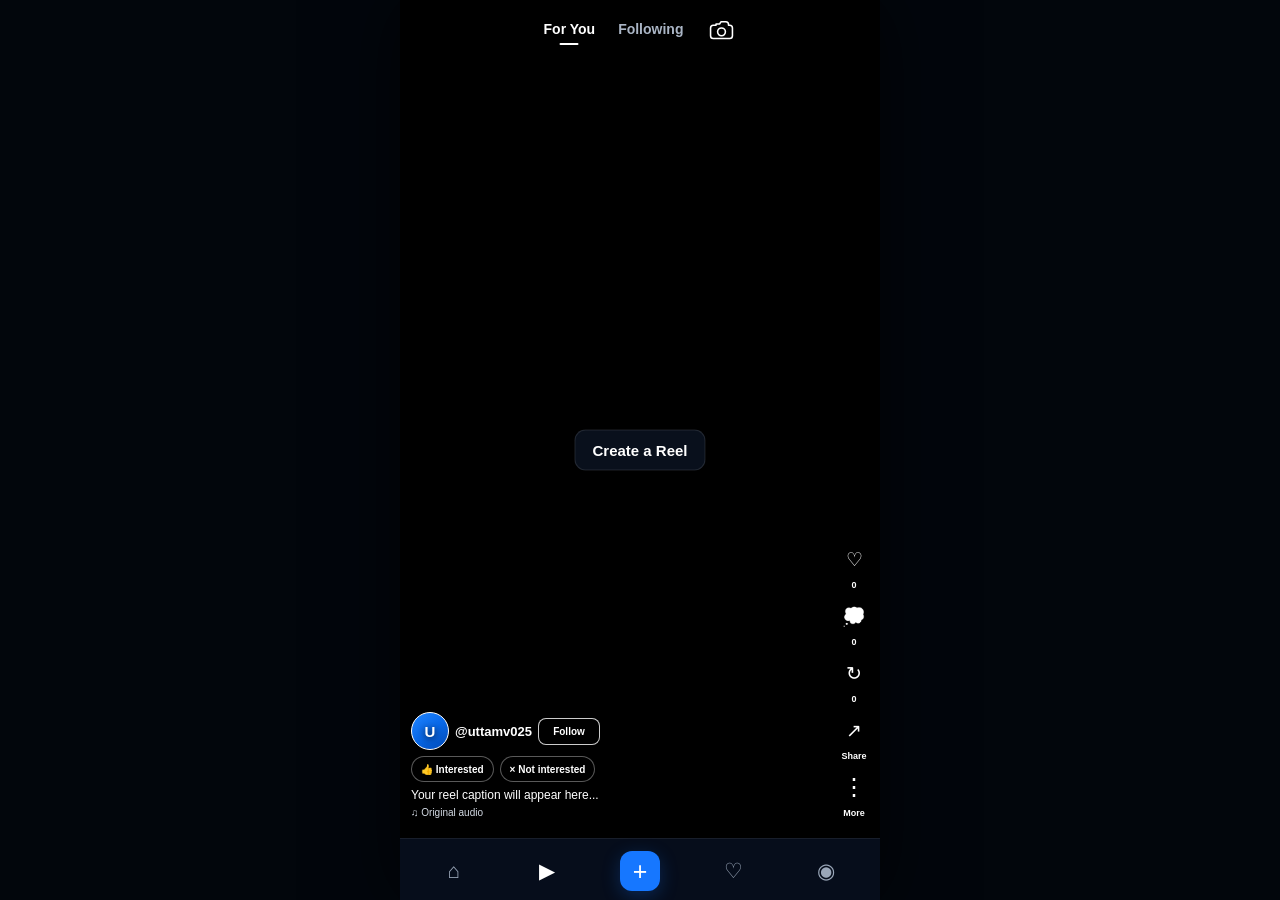
<file: reels.html>
<!DOCTYPE html>
<html lang="en">
<head>
<meta charset="UTF-8">

<meta name="viewport"
      content="width=device-width,initial-scale=1.0,maximum-scale=1.0,user-scalable=no">

<title>Usanex Reels</title>

<style>

*{
    margin:0;
    padding:0;
    box-sizing:border-box;
    font-family:Arial,Helvetica,sans-serif;
    -webkit-tap-highlight-color:transparent;
}

html,
body{
    width:100%;
    height:100%;
    overflow:hidden;
    background:#050b18;
    color:#fff;
}

button{
    font-family:inherit;
    border:0;
    cursor:pointer;
}

.app{
    width:100%;
    height:100dvh;
    position:relative;
    overflow:hidden;
    background:#000;
}

/* =====================================================
   REEL
===================================================== */

.reel{
    position:absolute;
    inset:0;
    width:100%;
    height:100%;
    background:#000;
    overflow:hidden;
}

.reel-video{
    position:absolute;
    inset:0;

    width:100%;
    height:100%;

    object-fit:cover;

    background:#000;
}

.video-touch{
    position:absolute;
    inset:0;

    z-index:5;

    background:transparent;

    touch-action:manipulation;
}

/* =====================================================
   TOP
===================================================== */

.top{
    position:absolute;

    top:0;
    left:0;
    right:0;

    height:58px;

    z-index:20;

    display:flex;
    align-items:center;
    justify-content:center;

    padding-top:env(safe-area-inset-top);

    background:
        linear-gradient(
            to bottom,
            rgba(0,0,0,.42),
            transparent
        );
}

.top-inner{
    display:flex;
    align-items:center;
    justify-content:center;

    gap:19px;
}

.tab{
    position:relative;

    padding:7px 2px;

    background:transparent;

    color:#aab5c5;

    font-size:14px;
    font-weight:700;

    text-shadow:0 1px 7px #000;
}

.tab.active{
    color:#fff;
}

.tab.active::after{
    content:"";

    position:absolute;

    left:50%;
    bottom:-1px;

    transform:translateX(-50%);

    width:19px;
    height:2px;

    border-radius:10px;

    background:#fff;
}

/* =====================================================
   CAMERA
===================================================== */

.camera-btn{
    width:34px;
    height:34px;

    background:transparent;

    display:flex;
    align-items:center;
    justify-content:center;

    color:#fff;
}

.camera-btn:active{
    transform:scale(.9);
}

.camera-svg{
    width:25px;
    height:25px;
}

/* =====================================================
   CENTER CREATE
===================================================== */

.create-center{
    position:absolute;

    left:50%;
    top:50%;

    transform:translate(-50%,-50%);

    z-index:8;

    padding:11px 17px;

    border-radius:11px;

    background:rgba(13,23,40,.72);

    border:
        1px solid
        rgba(255,255,255,.1);

    color:#fff;

    font-size:15px;
    font-weight:800;

    box-shadow:
        0 8px 30px
        rgba(0,0,0,.22);
}

.create-center:active{
    transform:
        translate(-50%,-50%)
        scale(.96);
}

/* =====================================================
   RIGHT ACTIONS
   BOTTOM SIDE
===================================================== */

.right-actions{
    position:absolute;

    right:7px;

    /*
       Bottom navigation ke just upar
       actions set kiye gaye hain.
    */
    bottom:82px;

    z-index:15;

    display:flex;
    flex-direction:column;
    align-items:center;

    gap:7px;
}

.action{
    display:flex;
    flex-direction:column;
    align-items:center;

    gap:2px;
}

.action-btn{
    width:38px;
    height:38px;

    border-radius:50%;

    background:rgba(0,0,0,.42);

    color:#fff;

    display:flex;
    align-items:center;
    justify-content:center;

    font-size:19px;

    backdrop-filter:blur(5px);

    text-shadow:0 1px 6px #000;
}

.action-btn:active{
    transform:scale(.9);
}

.action-count{
    color:#fff;

    font-size:9px;
    font-weight:700;

    text-shadow:0 1px 6px #000;
}

.more-btn{
    font-size:24px;
}

/* =====================================================
   USER INFO
   BOTTOM LEFT
===================================================== */

.user-info{
    position:absolute;

    left:11px;

    /*
       Right side actions se distance.
    */
    right:62px;

    bottom:82px;

    z-index:15;

    color:#fff;

    text-shadow:0 1px 7px #000;
}

.user-row{
    display:flex;

    align-items:center;

    gap:6px;

    width:100%;
}

.avatar{
    width:38px;
    height:38px;

    min-width:38px;

    border-radius:50%;

    display:flex;
    align-items:center;
    justify-content:center;

    background:
        linear-gradient(
            145deg,
            #2185ff,
            #0868e8,
            #0049b5
        );

    border:
        1.5px solid
        #fff;

    font-size:15px;
    font-weight:800;
}

.username{
    flex:0 1 auto;

    min-width:0;

    color:#fff;

    font-size:13px;
    font-weight:800;

    white-space:nowrap;

    overflow:hidden;

    text-overflow:ellipsis;
}

.follow-btn{
    height:27px;

    padding:0 9px;

    min-width:62px;

    flex-shrink:0;

    border-radius:8px;

    background:rgba(0,0,0,.38);

    border:
        1px solid
        rgba(255,255,255,.8);

    color:#fff;

    font-size:10px;
    font-weight:700;
}

.follow-btn.following{
    background:#fff;

    color:#0867dd;
}

.preference-row{
    display:flex;

    gap:6px;

    margin-top:6px;
}

.preference{
    height:26px;

    padding:0 9px;

    border-radius:15px;

    background:rgba(0,0,0,.38);

    border:
        1px solid
        rgba(255,255,255,.35);

    color:#fff;

    font-size:10px;
    font-weight:700;
}

.preference.selected{
    background:#fff;

    color:#0867dd;
}

.caption{
    margin-top:6px;

    font-size:12px;

    line-height:1.3;

    max-width:290px;
}

.audio{
    margin-top:3px;

    color:#d4dbe5;

    font-size:10px;
}

/* =====================================================
   BOTTOM NAV
===================================================== */

.bottom-nav{
    position:absolute;

    left:0;
    right:0;
    bottom:0;

    height:
        calc(
            62px +
            env(safe-area-inset-bottom)
        );

    padding:
        3px 7px
        env(safe-area-inset-bottom);

    z-index:40;

    display:flex;

    align-items:center;
    justify-content:space-around;

    background:rgba(7,14,28,.98);

    border-top:
        1px solid
        rgba(255,255,255,.07);

    backdrop-filter:blur(18px);
}

.nav-item{
    width:20%;
    height:54px;

    display:flex;
    align-items:center;
    justify-content:center;

    position:relative;

    cursor:pointer;
}

.nav-icon{
    width:24px;
    height:24px;

    display:flex;
    align-items:center;
    justify-content:center;

    color:#9aa7b9;

    font-size:21px;
}

.nav-item.active .nav-icon{
    color:#fff;
}

.plus-nav{
    width:40px;
    height:40px;

    border-radius:12px;

    background:#1677ff;

    color:#fff;

    display:flex;
    align-items:center;
    justify-content:center;

    font-size:25px;

    box-shadow:
        0 5px 18px
        rgba(22,119,255,.25);
}

.notification-badge{
    position:absolute;

    top:4px;
    right:24%;

    min-width:16px;
    height:16px;

    padding:0 4px;

    border-radius:10px;

    background:#1677ff;

    color:#fff;

    font-size:8px;
    font-weight:bold;

    display:none;

    align-items:center;
    justify-content:center;
}

/* =====================================================
   MORE SHEET
===================================================== */

.sheet-overlay{
    position:absolute;

    inset:0;

    z-index:80;

    background:rgba(0,0,0,.62);

    opacity:0;

    pointer-events:none;

    transition:.25s;
}

.sheet-overlay.show{
    opacity:1;

    pointer-events:auto;
}

.bottom-sheet{
    position:absolute;

    left:0;
    right:0;
    bottom:0;

    height:48dvh;

    min-height:320px;

    background:#0d1728;

    color:#fff;

    border-radius:
        20px 20px 0 0;

    border:
        1px solid
        rgba(255,255,255,.07);

    transform:translateY(100%);

    transition:
        transform .28s
        cubic-bezier(.2,.8,.2,1);

    overflow:hidden;

    box-shadow:
        0 -15px 45px
        rgba(0,0,0,.55);
}

.sheet-overlay.show .bottom-sheet{
    transform:translateY(0);
}

.sheet-handle{
    width:38px;
    height:4px;

    margin:8px auto 3px;

    border-radius:10px;

    background:#5f6d80;
}

.sheet-header{
    height:50px;

    padding:0 15px;

    display:flex;
    align-items:center;
    justify-content:space-between;

    border-bottom:
        1px solid
        rgba(255,255,255,.07);
}

.sheet-title{
    font-size:16px;

    font-weight:800;
}

.sheet-close{
    width:32px;
    height:32px;

    border-radius:50%;

    background:#17243a;

    color:#fff;

    font-size:20px;

    display:flex;
    align-items:center;
    justify-content:center;
}

.sheet-content{
    height:calc(48dvh - 63px);

    padding:13px 15px 25px;

    overflow-y:auto;
}

.detail{
    margin-bottom:12px;

    padding:11px;

    border-radius:12px;

    background:#101b2d;

    border:
        1px solid
        rgba(255,255,255,.06);
}

.detail-label{
    margin-bottom:5px;

    color:#7f8da3;

    font-size:9px;
    font-weight:700;

    text-transform:uppercase;
}

.detail-value{
    color:#dce3ee;

    font-size:12px;

    line-height:1.4;
}

.tags{
    display:flex;

    flex-wrap:wrap;

    gap:6px;
}

.tag{
    padding:6px 9px;

    border-radius:14px;

    background:
        rgba(22,119,255,.12);

    border:
        1px solid
        rgba(22,119,255,.22);

    color:#63a7ff;

    font-size:10px;

    font-weight:700;
}

.video-type{
    display:inline-flex;

    padding:6px 10px;

    border-radius:14px;

    background:#17243a;

    color:#b9c5d5;

    font-size:10px;

    font-weight:700;
}

/* =====================================================
   TOAST
===================================================== */

.toast{
    position:absolute;

    left:50%;

    bottom:74px;

    transform:
        translateX(-50%)
        translateY(15px);

    z-index:100;

    padding:8px 13px;

    border-radius:20px;

    background:#17243a;

    color:#fff;

    font-size:11px;

    font-weight:600;

    opacity:0;

    pointer-events:none;

    transition:.2s;

    box-shadow:
        0 8px 30px
        rgba(0,0,0,.4);
}

.toast.show{
    opacity:1;

    transform:
        translateX(-50%)
        translateY(0);
}

@media(min-width:700px){

    .app{
        max-width:480px;

        margin:auto;

        box-shadow:
            0 0 70px
            rgba(0,0,0,.65);
    }

    body{
        background:#02060c;
    }

}

</style>
</head>

<body>

<div class="app">

    <!-- =================================================
         REEL
    ================================================== -->

    <main class="reel">

        <video
            id="reelVideo"
            class="reel-video"
            playsinline
            autoplay
            loop
            preload="auto">
        </video>

        <div
            id="videoTouch"
            class="video-touch">
        </div>


        <!-- =================================================
             TOP
        ================================================== -->

        <header class="top">

            <div class="top-inner">

                <button
                    class="tab active"
                    onclick="selectTab(this)">
                    For You
                </button>

                <button
                    class="tab"
                    onclick="selectTab(this)">
                    Following
                </button>

                <button
                    class="camera-btn"
                    onclick="openCreateReel()"
                    aria-label="Create Reel">

                    <svg
                        class="camera-svg"
                        viewBox="0 0 64 64"
                        fill="none"
                        xmlns="http://www.w3.org/2000/svg">

                        <path
                            d="M18 18H27L31 12H43C47 12 50 15 50 19V21H53C57 21 60 24 60 28V48C60 52 57 55 53 55H11C7 55 4 52 4 48V28C4 24 7 21 11 21H18V18Z"
                            stroke="white"
                            stroke-width="4"
                            stroke-linejoin="round"/>

                        <circle
                            cx="32"
                            cy="38"
                            r="10"
                            stroke="white"
                            stroke-width="4"/>

                    </svg>

                </button>

            </div>

        </header>


        <!-- =================================================
             CENTER
        ================================================== -->

        <button
            class="create-center"
            onclick="openCreateReel()">

            Create a Reel

        </button>


        <!-- =================================================
             RIGHT ACTIONS
        ================================================== -->

        <div class="right-actions">

            <div class="action">

                <button
                    class="action-btn"
                    onclick="toggleLike(this)">

                    ♡

                </button>

                <span class="action-count">
                    0
                </span>

            </div>


            <div class="action">

                <button
                    class="action-btn"
                    onclick="showToast('Comments')">

                    💭

                </button>

                <span class="action-count">
                    0
                </span>

            </div>


            <div class="action">

                <button
                    class="action-btn"
                    onclick="showToast('Reposted')">

                    ↻

                </button>

                <span class="action-count">
                    0
                </span>

            </div>


            <div class="action">

                <button
                    class="action-btn"
                    onclick="shareReel()">

                    ↗

                </button>

                <span class="action-count">
                    Share
                </span>

            </div>


            <!-- 3 DOT ALWAYS LAST -->

            <div class="action">

                <button
                    class="action-btn more-btn"
                    onclick="openMoreSheet()">

                    ⋮

                </button>

                <span class="action-count">
                    More
                </span>

            </div>

        </div>


        <!-- =================================================
             USER
        ================================================== -->

        <section class="user-info">

            <div class="user-row">

                <div class="avatar">
                    U
                </div>

                <div class="username">
                    @uttamv025
                </div>

                <button
                    class="follow-btn"
                    onclick="toggleFollow(this)">

                    Follow

                </button>

            </div>


            <div class="preference-row">

                <button
                    class="preference"
                    id="interestedBtn"
                    onclick="selectPreference('interested')">

                    👍 Interested

                </button>

                <button
                    class="preference"
                    id="notInterestedBtn"
                    onclick="selectPreference('not')">

                    × Not interested

                </button>

            </div>


            <div class="caption">
                Your reel caption will appear here...
            </div>


            <div class="audio">
                ♫ Original audio
            </div>

        </section>

    </main>


    <!-- =================================================
         BOTTOM NAV
    ================================================== -->

    <nav class="bottom-nav">

        <div
            class="nav-item"
            onclick="goHome()">

            <div class="nav-icon">
                ⌂
            </div>

        </div>


        <div
            class="nav-item active"
            onclick="goReels()">

            <div class="nav-icon">
                ▶
            </div>

        </div>


        <div
            class="nav-item"
            onclick="createPost()">

            <div class="plus-nav">
                +
            </div>

        </div>


        <div
            class="nav-item"
            onclick="goNotifications()">

            <div class="nav-icon">
                ♡
            </div>

            <div
                class="notification-badge"
                id="notificationBadge">

                0

            </div>

        </div>


        <div
            class="nav-item"
            onclick="goProfile()">

            <div class="nav-icon">
                ◉
            </div>

        </div>

    </nav>


    <!-- =================================================
         MORE SHEET
    ================================================== -->

    <div
        class="sheet-overlay"
        id="sheetOverlay"
        onclick="closeMoreSheet(event)">

        <section
            class="bottom-sheet"
            id="bottomSheet"
            onclick="event.stopPropagation()">

            <div class="sheet-handle"></div>

            <div class="sheet-header">

                <div class="sheet-title">
                    Reel Details
                </div>

                <button
                    class="sheet-close"
                    onclick="closeMoreSheet()">

                    ×

                </button>

            </div>


            <div class="sheet-content">

                <div class="detail">

                    <div class="detail-label">
                        Description
                    </div>

                    <div class="detail-value">
                        Your reel description will appear here.
                    </div>

                </div>


                <div class="detail">

                    <div class="detail-label">
                        Tags
                    </div>

                    <div class="tags">

                        <span class="tag">
                            #Usanex
                        </span>

                        <span class="tag">
                            #Reels
                        </span>

                        <span class="tag">
                            #Trending
                        </span>

                    </div>

                </div>


                <div class="detail">

                    <div class="detail-label">
                        Location
                    </div>

                    <div class="detail-value">
                        Location not added
                    </div>

                </div>


                <div class="detail">

                    <div class="detail-label">
                        Type of Video
                    </div>

                    <span class="video-type">
                        General
                    </span>

                </div>

            </div>

        </section>

    </div>


    <div
        class="toast"
        id="toast">
    </div>

</div>


<script>

/* =====================================================
   VIDEO
===================================================== */

const video =
    document.getElementById("reelVideo");

const videoTouch =
    document.getElementById("videoTouch");

let pressTimer = null;

let longPress = false;

let touchStarted = false;

const LONG_PRESS_TIME = 500;

video.muted = true;

video.play().catch(()=>{});


/* =====================================================
   TAP / LONG PRESS
===================================================== */

function startPress(){

    touchStarted = true;

    longPress = false;

    clearTimeout(pressTimer);

    pressTimer =
        setTimeout(
            function(){

                longPress = true;

                video.muted = true;

                video.pause();

            },
            LONG_PRESS_TIME
        );

}


function endPress(){

    clearTimeout(pressTimer);

    if(longPress){

        video.muted = false;

        video.play().catch(()=>{});

        longPress = false;

        touchStarted = false;

        return;

    }

    if(touchStarted){

        /*
           Normal tap:
           only mute/unmute.
        */

        video.muted =
            !video.muted;

        if(video.paused){

            video.play().catch(()=>{});

        }

        touchStarted = false;

    }

}


videoTouch.addEventListener(
    "touchstart",
    function(e){

        e.preventDefault();

        startPress();

    },
    {passive:false}
);


videoTouch.addEventListener(
    "touchend",
    function(e){

        e.preventDefault();

        endPress();

    },
    {passive:false}
);


videoTouch.addEventListener(
    "touchcancel",
    function(){

        clearTimeout(pressTimer);

        if(longPress){

            video.muted = false;

            video.play().catch(()=>{});

        }

        longPress = false;

        touchStarted = false;

    },
    {passive:true}
);


/* =====================================================
   TAB
===================================================== */

function selectTab(button){

    document
        .querySelectorAll(".tab")
        .forEach(
            tab =>
                tab.classList.remove("active")
        );

    button.classList.add("active");

}


/* =====================================================
   CREATE REEL
===================================================== */

function openCreateReel(){

    window.location.href =
        "/create-reel";

}


/* =====================================================
   LIKE
===================================================== */

function toggleLike(button){

    if(
        button.dataset.liked === "true"
    ){

        button.dataset.liked =
            "false";

        button.textContent =
            "♡";

        showToast(
            "Removed like"
        );

    }else{

        button.dataset.liked =
            "true";

        button.textContent =
            "♥";

        showToast(
            "Liked"
        );

    }

}


/* =====================================================
   FOLLOW
===================================================== */

function toggleFollow(button){

    if(
        button.dataset.following === "true"
    ){

        button.dataset.following =
            "false";

        button.textContent =
            "Follow";

        button.classList.remove(
            "following"
        );

    }else{

        button.dataset.following =
            "true";

        button.textContent =
            "Following";

        button.classList.add(
            "following"
        );

    }

}


/* =====================================================
   PREFERENCE
===================================================== */

function selectPreference(type){

    const interested =
        document.getElementById(
            "interestedBtn"
        );

    const notInterested =
        document.getElementById(
            "notInterestedBtn"
        );

    interested.classList.remove(
        "selected"
    );

    notInterested.classList.remove(
        "selected"
    );

    if(
        type === "interested"
    ){

        interested.classList.add(
            "selected"
        );

        showToast(
            "Marked Interested"
        );

    }else{

        notInterested.classList.add(
            "selected"
        );

        showToast(
            "Not interested"
        );

    }

}


/* =====================================================
   SHARE
===================================================== */

async function shareReel(){

    try{

        if(
            navigator.share
        ){

            await navigator.share({

                title:
                    "Usanex Reel",

                text:
                    "Check this reel on Usanex"

            });

        }else{

            showToast(
                "Share"
            );

        }

    }catch(error){

        /* cancelled */

    }

}


/* =====================================================
   MORE SHEET
===================================================== */

function openMoreSheet(){

    document
        .getElementById(
            "sheetOverlay"
        )
        .classList.add(
            "show"
        );

}


function closeMoreSheet(event){

    if(
        event &&
        event.target !==
        document.getElementById(
            "sheetOverlay"
        )
    ){

        return;

    }

    document
        .getElementById(
            "sheetOverlay"
        )
        .classList.remove(
            "show"
        );

}


/* =====================================================
   SWIPE DOWN
===================================================== */

let sheetStartY = 0;

const sheet =
    document.getElementById(
        "bottomSheet"
    );


sheet.addEventListener(
    "touchstart",
    function(e){

        sheetStartY =
            e.touches[0].clientY;

    },
    {passive:true}
);


sheet.addEventListener(
    "touchend",
    function(e){

        const endY =
            e.changedTouches[0].clientY;

        if(
            endY - sheetStartY > 60
        ){

            closeMoreSheet();

        }

    },
    {passive:true}
);


/* =====================================================
   NAVIGATION
===================================================== */

function goHome(){

    window.location.href =
        "/home";

}


function goReels(){

    window.location.href =
        "/reels";

}


function createPost(){

    window.location.href =
        "/create-reel";

}


function goNotifications(){

    window.location.href =
        "/notifications";

}


function goProfile(){

    window.location.href =
        "/search?user_id=uttamv025";

}


/* =====================================================
   TOAST
===================================================== */

let toastTimer;

function showToast(message){

    const toast =
        document.getElementById(
            "toast"
        );

    toast.textContent =
        message;

    toast.classList.add(
        "show"
    );

    clearTimeout(
        toastTimer
    );

    toastTimer =
        setTimeout(
            function(){

                toast.classList.remove(
                    "show"
                );

            },
            1500
        );

}

</script>

</body>
</html>
</file>
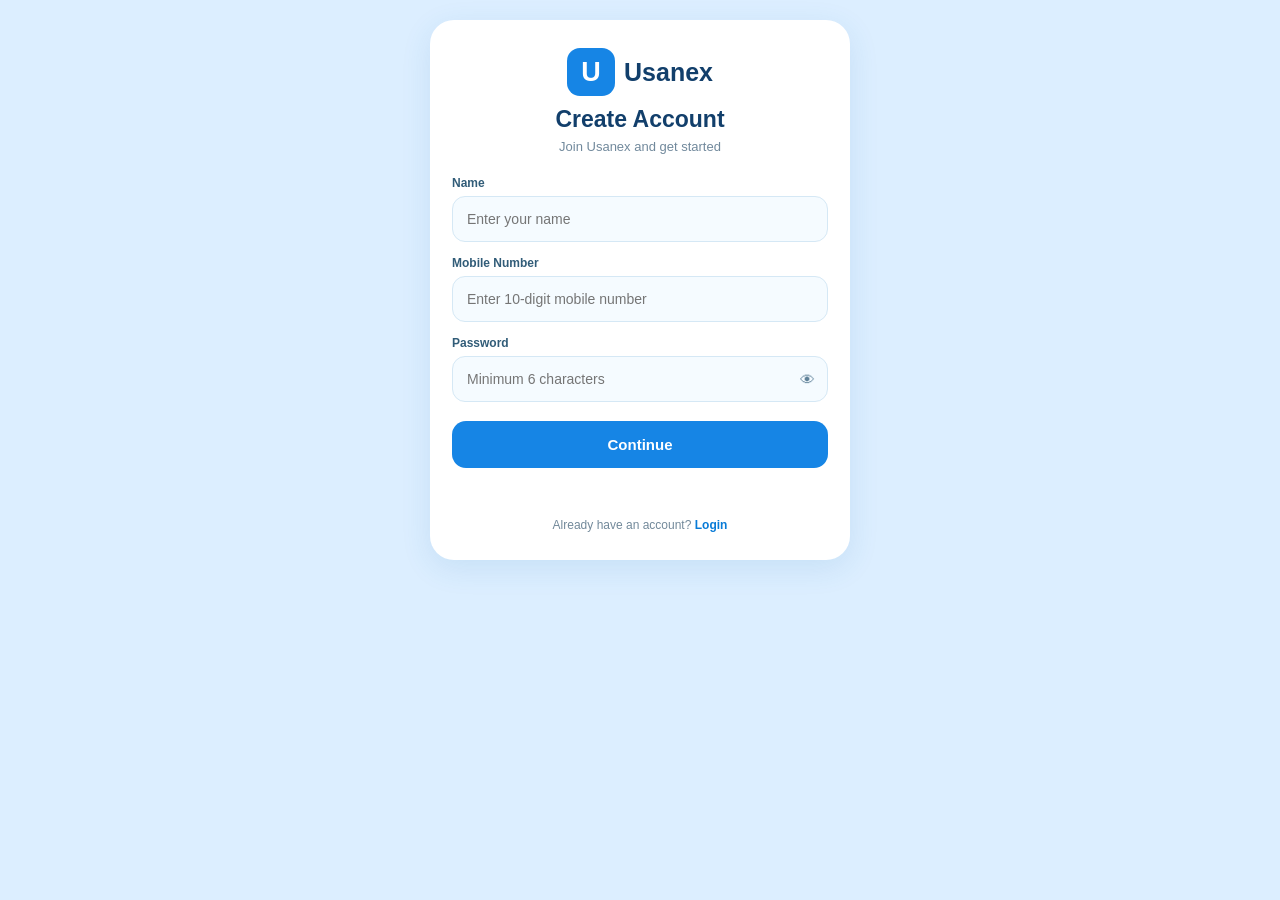
<file: Register.html>
<!DOCTYPE html>
<html lang="en">
<head>

<meta charset="UTF-8">

<meta name="viewport"
      content="width=device-width,
      initial-scale=1.0,
      maximum-scale=1.0,
      user-scalable=no">

<title>Usanex - Register</title>

<style>

*{
    box-sizing:border-box;
    margin:0;
    padding:0;
    -webkit-tap-highlight-color:transparent;
}

html,
body{
    width:100%;
    min-height:100%;
    font-family:Arial,sans-serif;
    background:#dceeff;
}

body{
    display:flex;
    justify-content:center;
    align-items:center;
    padding:20px;
}


/* APP */

.app{
    width:100%;
    max-width:420px;
}


/* CARD */

.card{
    width:100%;

    background:#ffffff;

    border-radius:24px;

    padding:28px 22px;

    box-shadow:
        0 8px 30px rgba(40,120,180,.12);
}


/* LOGO */

.logo{
    display:flex;
    justify-content:center;
    align-items:center;

    margin-bottom:10px;
}

.logo-box{
    width:48px;
    height:48px;

    border-radius:13px;

    background:#1685e5;

    color:#ffffff;

    display:flex;
    align-items:center;
    justify-content:center;

    font-size:27px;
    font-weight:bold;
}

.logo-text{
    margin-left:9px;

    font-size:25px;

    font-weight:700;

    color:#123f6b;
}


/* TITLE */

.title{
    text-align:center;

    color:#123f6b;

    font-size:23px;

    font-weight:700;

    margin-top:8px;
}

.subtitle{
    text-align:center;

    color:#71899c;

    font-size:13px;

    margin-top:6px;

    margin-bottom:22px;
}


/* INPUT GROUP */

.input-group{
    margin-bottom:14px;
}

.label{
    display:block;

    color:#315c78;

    font-size:12px;

    font-weight:bold;

    margin-bottom:6px;
}

.input{
    width:100%;

    height:46px;

    border:1px solid #d5e8f5;

    border-radius:13px;

    outline:none;

    background:#f5fbff;

    padding:0 14px;

    color:#234;

    font-size:14px;
}

.input:focus{
    border-color:#1685e5;

    background:#ffffff;
}


/* PASSWORD */

.password-box{
    position:relative;
}

.password-box .input{
    padding-right:45px;
}

.show-password{
    position:absolute;

    right:13px;
    top:50%;

    transform:translateY(-50%);

    color:#5f8198;

    font-size:15px;

    cursor:pointer;
}


/* BUTTON */

.register-btn{
    width:100%;

    height:47px;

    border:0;

    border-radius:14px;

    background:#1685e5;

    color:#ffffff;

    font-size:15px;

    font-weight:bold;

    cursor:pointer;

    margin-top:5px;
}

.register-btn:active{
    transform:scale(.98);
}

.register-btn:disabled{
    opacity:.65;
}


/* MESSAGE */

.message{
    min-height:20px;

    text-align:center;

    margin-top:12px;

    font-size:12px;

    color:#e04d54;
}


/* LOGIN */

.login-text{
    text-align:center;

    margin-top:18px;

    color:#72899a;

    font-size:12px;
}

.login-link{
    color:#087bd7;

    font-weight:bold;

    cursor:pointer;
}


/* SMALL PHONE */

@media(max-width:360px){

    body{
        padding:12px;
    }

    .card{
        padding:23px 17px;
    }

    .logo-box{
        width:43px;
        height:43px;

        font-size:24px;
    }

    .logo-text{
        font-size:22px;
    }

    .title{
        font-size:21px;
    }

}

</style>

</head>


<body>


<div class="app">

    <div class="card">


        <!-- LOGO -->

        <div class="logo">

            <div class="logo-box">
                U
            </div>

            <div class="logo-text">
                Usanex
            </div>

        </div>


        <!-- TITLE -->

        <div class="title">
            Create Account
        </div>

        <div class="subtitle">
            Join Usanex and get started
        </div>


        <!-- NAME -->

        <div class="input-group">

            <label class="label">
                Name
            </label>

            <input
                id="name"
                class="input"
                type="text"
                placeholder="Enter your name"
                autocomplete="name"
            >

        </div>


        <!-- MOBILE -->

        <div class="input-group">

            <label class="label">
                Mobile Number
            </label>

            <input
                id="mobile"
                class="input"
                type="tel"
                inputmode="numeric"
                maxlength="10"
                placeholder="Enter 10-digit mobile number"
                autocomplete="tel"
            >

        </div>


        <!-- PASSWORD -->

        <div class="input-group">

            <label class="label">
                Password
            </label>

            <div class="password-box">

                <input
                    id="password"
                    class="input"
                    type="password"
                    placeholder="Minimum 6 characters"
                    autocomplete="new-password"
                >

                <span
                    class="show-password"
                    onclick="togglePassword()"
                    id="eye">
                    👁
                </span>

            </div>

        </div>


        <!-- BUTTON -->

        <button
            class="register-btn"
            id="registerBtn"
            onclick="requestOTP()">

            Continue

        </button>


        <!-- MESSAGE -->

        <div
            class="message"
            id="message">
        </div>


        <!-- LOGIN -->

        <div class="login-text">

            Already have an account?

            <span
                class="login-link"
                onclick="goLogin()">

                Login

            </span>

        </div>


    </div>

</div>


<script>

/* =========================
   API
========================= */

const API =
    "https://usanex-ai.onrender.com";


/* =========================
   REQUEST OTP
========================= */

async function requestOTP(){

    const name =
        document
        .getElementById("name")
        .value
        .trim();

    const mobile =
        document
        .getElementById("mobile")
        .value
        .trim();

    const password =
        document
        .getElementById("password")
        .value;


    const message =
        document
        .getElementById("message");

    const button =
        document
        .getElementById("registerBtn");


    message.textContent = "";


    /* VALIDATION */

    if(!name){

        message.textContent =
            "Please enter your name.";

        return;
    }


    if(!/^\d{10}$/.test(mobile)){

        message.textContent =
            "Enter a valid 10-digit mobile number.";

        return;
    }


    if(password.length < 6){

        message.textContent =
            "Password must be at least 6 characters.";

        return;
    }


    /* LOADING */

    button.disabled = true;

    button.textContent =
        "Please wait...";


    try{

        const response =
            await fetch(
                API + "/register/request-otp",
                {
                    method:"POST",

                    headers:{
                        "Content-Type":
                        "application/json"
                    },

                    body:JSON.stringify({

                        name:name,

                        mobile:mobile,

                        password:password

                    })
                }
            );


        const data =
            await response.json();


        if(!data.ok){

            message.textContent =
                data.message ||
                "Unable to generate OTP.";

            return;
        }


        /*
           Save registration data
           for the next page.
        */

        sessionStorage.setItem(
            "usanex_register",
            JSON.stringify({

                name:name,

                mobile:mobile,

                password:password

            })
        );


        /*
           Test OTP is currently
           returned by backend.
        */

        sessionStorage.setItem(
            "usanex_register_otp",
            data.otp || ""
        );


        /*
           Go to OTP page
        */

        window.location.href =
            "/register-otp.html";


    }catch(error){

        console.error(error);

        message.textContent =
            "Server connection failed. Please try again.";

    }finally{

        button.disabled = false;

        button.textContent =
            "Continue";

    }

}


/* =========================
   SHOW / HIDE PASSWORD
========================= */

function togglePassword(){

    const password =
        document.getElementById("password");

    const eye =
        document.getElementById("eye");


    if(password.type === "password"){

        password.type = "text";

        eye.textContent = "🙈";

    }else{

        password.type = "password";

        eye.textContent = "👁";

    }

}


/* =========================
   LOGIN
========================= */

function goLogin(){

    window.location.href =
        "/login.html";

}

</script>

</body>
</html>
</file>
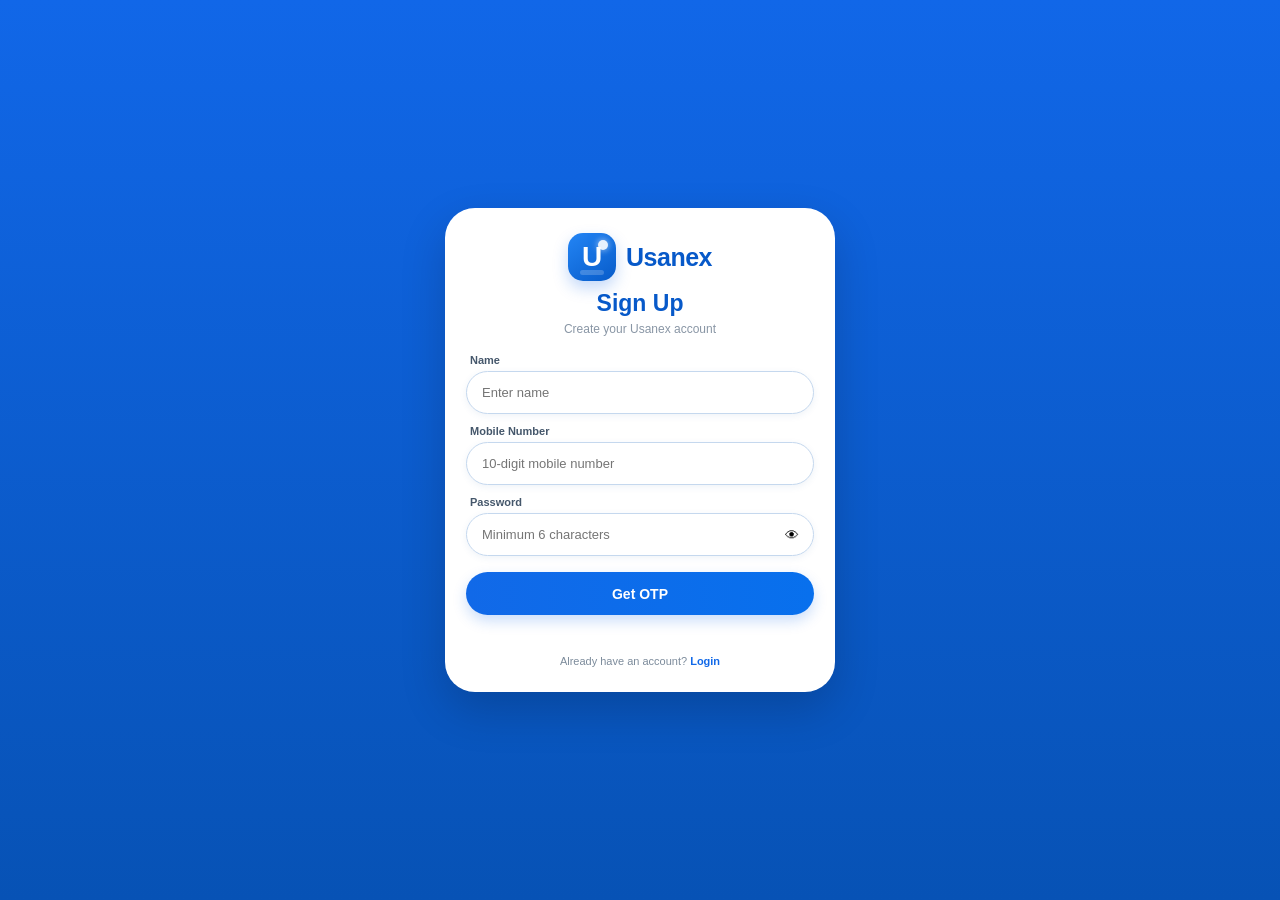
<file: register.html>
<!DOCTYPE html>
<html lang="en">

<head>

<meta charset="UTF-8">

<meta name="viewport"
content="width=device-width,
initial-scale=1.0,
maximum-scale=1.0,
user-scalable=no">

<title>Usanex</title>

<style>

*{
    box-sizing:border-box;
    margin:0;
    padding:0;
    -webkit-tap-highlight-color:transparent;
}

html,
body{
    width:100%;
    min-height:100%;
    font-family:Arial,sans-serif;
}

body{
    min-height:100vh;
    display:flex;
    justify-content:center;
    align-items:center;
    padding:15px;

    background:
    linear-gradient(
        180deg,
        #1167e8 0%,
        #0752b5 100%
    );
}

.app{
    width:100%;
    max-width:390px;
}

.card{
    width:100%;
    background:#ffffff;
    border-radius:30px;
    padding:25px 21px;

    box-shadow:
    0 18px 45px rgba(0,0,0,.18);

    overflow:hidden;
}

.logo{
    display:flex;
    align-items:center;
    justify-content:center;
    margin-bottom:9px;
}

.logo-mark{
    width:48px;
    height:48px;
    border-radius:15px;

    background:
    linear-gradient(
        145deg,
        #2385f5,
        #075bc9
    );

    position:relative;

    display:flex;
    align-items:center;
    justify-content:center;

    box-shadow:
    0 7px 15px rgba(18,105,232,.25);
}

.logo-u{
    color:white;
    font-size:28px;
    font-weight:800;
    line-height:1;
    position:relative;
    z-index:2;
}

.logo-shine{
    position:absolute;
    width:10px;
    height:10px;
    border-radius:50%;
    background:#ffffff;
    opacity:.9;
    top:7px;
    right:8px;

    box-shadow:
    0 0 7px rgba(255,255,255,.8);
}

.logo-mark::after{
    content:"";
    position:absolute;
    width:24px;
    height:5px;
    border-radius:10px;
    background:rgba(255,255,255,.20);
    bottom:6px;
    left:12px;
}

.logo-name{
    margin-left:10px;
    font-size:25px;
    font-weight:800;
    letter-spacing:-.5px;
    color:#0759c9;
}

.title{
    text-align:center;
    color:#0759c9;
    font-size:23px;
    font-weight:700;
    margin-top:8px;
}

.subtitle{
    text-align:center;
    color:#8996a5;
    font-size:12px;
    margin-top:5px;
    margin-bottom:18px;
}

.box{
    display:none;
}

.box.active{
    display:block;
}

.group{
    margin-bottom:11px;
}

label{
    display:block;
    color:#45576b;
    font-size:11px;
    font-weight:bold;
    margin:0 0 5px 4px;
}

.input{
    width:100%;
    height:43px;
    border:1.5px solid #c5d8ee;
    border-radius:22px;
    background:#ffffff;
    padding:0 15px;
    outline:none;
    font-size:13px;
    color:#243447;

    box-shadow:
    0 2px 7px rgba(50,100,160,.08);
}

.input:focus{
    border-color:#1269e8;

    box-shadow:
    0 0 0 3px rgba(18,105,232,.08);
}

.password{
    position:relative;
}

.password .input{
    padding-right:45px;
}

.eye{
    position:absolute;
    right:15px;
    top:50%;
    transform:translateY(-50%);
    cursor:pointer;
    font-size:14px;
}

.btn{
    width:100%;
    height:43px;
    border:0;
    border-radius:22px;

    background:
    linear-gradient(
        90deg,
        #1169e8,
        #0870ed
    );

    color:#ffffff;
    font-size:14px;
    font-weight:bold;
    margin-top:5px;
    cursor:pointer;

    box-shadow:
    0 6px 14px rgba(18,105,232,.22);
}

.btn:active{
    transform:scale(.98);
}

.btn:disabled{
    opacity:.6;
}

.message{
    min-height:18px;
    text-align:center;
    margin-top:9px;
    font-size:11px;
    color:#e34b55;
}

.links{
    text-align:center;
    margin-top:13px;
    color:#7c8b9b;
    font-size:11px;
}

.link{
    color:#1269e8;
    font-weight:bold;
    cursor:pointer;
}

.otp-input{
    text-align:center;
    letter-spacing:8px;
    font-size:20px;
    font-weight:bold;
}

.otp-note{
    text-align:center;
    color:#7d8b9a;
    font-size:10px;
    margin:7px 0 10px;
}

.username-card{
    background:#f4f9ff;
    border:1px solid #d8e9fa;
    border-radius:16px;
    padding:13px;
    margin:12px 0;
}

.username-title{
    font-size:10px;
    color:#718397;
    margin-bottom:5px;
}

.username-row{
    display:flex;
    gap:7px;
}

.username-value{
    flex:1;
    height:37px;
    border-radius:10px;
    background:#ffffff;
    border:1px solid #d5e5f4;
    display:flex;
    align-items:center;
    padding:0 10px;
    font-size:13px;
    font-weight:bold;
    color:#0759c9;
    overflow:hidden;
}

.copy-btn{
    width:62px;
    border:0;
    border-radius:10px;
    background:#1269e8;
    color:white;
    font-size:10px;
    font-weight:bold;
}

.home{
    text-align:center;
}

.home h2{
    color:#0759c9;
    font-size:23px;
    margin-top:14px;
}

.home p{
    color:#8290a0;
    font-size:12px;
    margin-top:7px;
}

.logout{
    margin-top:20px;
}

@media(max-width:360px){

    body{
        padding:10px;
    }

    .card{
        padding:21px 17px;
    }

    .logo-mark{
        width:44px;
        height:44px;
        border-radius:14px;
    }

    .logo-u{
        font-size:25px;
    }

    .logo-name{
        font-size:22px;
    }

    .title{
        font-size:21px;
    }

}

</style>

</head>

<body>

<div class="app">

<div class="card">

<!-- =====================================================
     LOGO
===================================================== -->

<div class="logo">

    <div class="logo-mark">

        <span class="logo-u">
            U
        </span>

        <span class="logo-shine">
        </span>

    </div>

    <div class="logo-name">
        Usanex
    </div>

</div>


<!-- =====================================================
     REGISTER
===================================================== -->

<div id="registerBox" class="box active">

    <div class="title">
        Sign Up
    </div>

    <div class="subtitle">
        Create your Usanex account
    </div>

    <div class="group">

        <label>
            Name
        </label>

        <input
            id="name"
            class="input"
            type="text"
            placeholder="Enter name"
            autocomplete="name">

    </div>

    <div class="group">

        <label>
            Mobile Number
        </label>

        <input
            id="mobile"
            class="input"
            type="tel"
            inputmode="numeric"
            maxlength="10"
            placeholder="10-digit mobile number"
            autocomplete="tel">

    </div>

    <div class="group">

        <label>
            Password
        </label>

        <div class="password">

            <input
                id="password"
                class="input"
                type="password"
                placeholder="Minimum 6 characters">

            <span
                class="eye"
                id="eye1"
                onclick="togglePassword('password','eye1')">

                👁

            </span>

        </div>

    </div>

    <button
        class="btn"
        id="registerBtn"
        onclick="requestOTP()">

        Get OTP

    </button>

    <div
        class="message"
        id="registerMessage">
    </div>

    <div class="links">

        Already have an account?

        <span
            class="link"
            onclick="showLogin()">

            Login

        </span>

    </div>

</div>


<!-- =====================================================
     REGISTER OTP
===================================================== -->

<div id="registerOtpBox" class="box">

    <div class="title">
        Verify OTP
    </div>

    <div class="subtitle">
        Enter the OTP to create your account
    </div>

    <div class="group">

        <label>
            OTP
        </label>

        <input
            id="registerOtp"
            class="input otp-input"
            type="tel"
            inputmode="numeric"
            maxlength="6"
            placeholder="------">

    </div>

    <div
        id="testOtp"
        class="otp-note">
    </div>

    <button
        class="btn"
        id="verifyRegisterBtn"
        onclick="verifyRegisterOTP()">

        Verify OTP

    </button>

    <div
        id="registerOtpMessage"
        class="message">
    </div>

    <div class="links">

        <span
            class="link"
            onclick="showRegister()">

            Back

        </span>

    </div>

</div>


<!-- =====================================================
     USERNAME
===================================================== -->

<div id="usernameBox" class="box">

    <div class="title">
        Account Created
    </div>

    <div class="subtitle">
        Your Usanex username is ready
    </div>

    <div class="username-card">

        <div class="username-title">
            Your Username
        </div>

        <div class="username-row">

            <div
                id="usernameValue"
                class="username-value">
            </div>

            <button
                class="copy-btn"
                onclick="copyUsername()">

                Copy

            </button>

        </div>

    </div>

    <button
        class="btn"
        onclick="showLogin()">

        Login

    </button>

    <div
        id="usernameMessage"
        class="message">
    </div>

</div>


<!-- =====================================================
     LOGIN
===================================================== -->

<div id="loginBox" class="box">

    <div class="title">
        Login
    </div>

    <div class="subtitle">
        Welcome back to Usanex
    </div>

    <div class="group">

        <label>
            Username or Mobile Number
        </label>

        <input
            id="loginIdentifier"
            class="input"
            type="text"
            placeholder="Username or mobile"
            autocomplete="username">

    </div>

    <div class="group">

        <label>
            Password
        </label>

        <div class="password">

            <input
                id="loginPassword"
                class="input"
                type="password"
                placeholder="Password"
                autocomplete="current-password">

            <span
                class="eye"
                id="eye2"
                onclick="togglePassword('loginPassword','eye2')">

                👁

            </span>

        </div>

    </div>

    <div
        class="links"
        style="
        text-align:right;
        margin-top:-4px;
        margin-bottom:10px;
        ">

        <span
            class="link"
            onclick="showForgot()">

            Forgot Password?

        </span>

    </div>

    <button
        class="btn"
        id="loginBtn"
        onclick="loginUser()">

        Login

    </button>

    <div
        id="loginMessage"
        class="message">
    </div>

    <div class="links">

        Don't have an account?

        <span
            class="link"
            onclick="showRegister()">

            Sign Up

        </span>

    </div>

</div>


<!-- =====================================================
     FORGOT PASSWORD
===================================================== -->

<div id="forgotBox" class="box">

    <div class="title">
        Forgot Password
    </div>

    <div class="subtitle">
        Reset your Usanex password
    </div>


    <!-- STEP 1 -->

    <div id="forgotStep1">

        <div class="group">

            <label>
                Username or Mobile Number
            </label>

            <input
                id="forgotIdentifier"
                class="input"
                type="text"
                placeholder="Username or mobile">

        </div>

        <button
            class="btn"
            onclick="requestForgotOTP()">

            Get OTP

        </button>

    </div>


    <!-- STEP 2 -->

    <div
        id="forgotStep2"
        style="display:none;">

        <div class="group">

            <label>
                OTP
            </label>

            <input
                id="forgotOtp"
                class="input otp-input"
                type="tel"
                inputmode="numeric"
                maxlength="6"
                placeholder="------">

        </div>

        <div
            id="forgotTestOtp"
            class="otp-note">
        </div>

        <button
            class="btn"
            onclick="verifyForgotOTP()">

            Verify OTP

        </button>

    </div>


    <!-- STEP 3 -->

    <div
        id="forgotStep3"
        style="display:none;">

        <div class="group">

            <label>
                New Password
            </label>

            <input
                id="newPassword"
                class="input"
                type="password"
                placeholder="Minimum 6 characters">

        </div>

        <div class="group">

            <label>
                Confirm Password
            </label>

            <input
                id="confirmPassword"
                class="input"
                type="password"
                placeholder="Confirm password">

        </div>

        <button
            class="btn"
            onclick="resetPassword()">

            Change Password

        </button>

    </div>

    <div
        id="forgotMessage"
        class="message">
    </div>

    <div class="links">

        <span
            class="link"
            onclick="showLogin()">

            Back to Login

        </span>

    </div>

</div>


<!-- =====================================================
     OLD HOME BOX
===================================================== -->

<div id="homeBox" class="box">

    <div class="home">

        <h2>
            Welcome to Usanex
        </h2>

        <p id="welcomeText">
            Login successful
        </p>

        <button
            class="btn logout"
            onclick="logout()">

            Logout

        </button>

    </div>

</div>

</div>

</div>


<script>

/* =========================================================
   API
========================================================= */

const API =
    "https://usanex-ai.onrender.com";


/* =========================================================
   SCREEN CONTROL
========================================================= */

function hideAll(){

    document
    .querySelectorAll(".box")
    .forEach(box => {

        box.classList.remove("active");

    });

}


function showRegister(){

    hideAll();

    document
    .getElementById("registerBox")
    .classList.add("active");

}


function showLogin(){

    hideAll();

    document
    .getElementById("loginBox")
    .classList.add("active");

}


function showForgot(){

    hideAll();

    document
    .getElementById("forgotBox")
    .classList.add("active");

}


/* =========================================================
   PASSWORD
========================================================= */

function togglePassword(
    inputId,
    eyeId
){

    const input =
        document.getElementById(inputId);

    const eye =
        document.getElementById(eyeId);


    if(input.type === "password"){

        input.type = "text";

        eye.textContent = "🙈";

    }else{

        input.type = "password";

        eye.textContent = "👁";

    }

}


/* =========================================================
   REGISTER REQUEST OTP
========================================================= */

async function requestOTP(){

    const name =
        document
        .getElementById("name")
        .value
        .trim();


    const mobile =
        document
        .getElementById("mobile")
        .value
        .trim();


    const password =
        document
        .getElementById("password")
        .value;


    const message =
        document
        .getElementById("registerMessage");


    const button =
        document
        .getElementById("registerBtn");


    message.textContent = "";


    if(!name){

        message.textContent =
            "Please enter your name.";

        return;

    }


    if(!/^\d{10}$/.test(mobile)){

        message.textContent =
            "Enter a valid 10-digit mobile number.";

        return;

    }


    if(password.length < 6){

        message.textContent =
            "Password must be at least 6 characters.";

        return;

    }


    button.disabled = true;

    button.textContent =
        "Please wait...";


    try{

        const response =
            await fetch(
                API +
                "/register/request-otp",
                {

                    method:"POST",

                    headers:{
                        "Content-Type":
                        "application/json"
                    },

                    body:JSON.stringify({

                        name:name,

                        mobile:mobile,

                        password:password

                    })

                }
            );


        const data =
            await response.json();


        if(!data.ok){

            message.textContent =
                data.message ||
                "Unable to generate OTP.";

            return;

        }


        sessionStorage.setItem(

            "usanex_register",

            JSON.stringify({

                name:name,

                mobile:mobile,

                password:password

            })

        );


        document
        .getElementById("registerOtp")
        .value =
            data.otp || "";


        document
        .getElementById("testOtp")
        .textContent =
            data.otp
            ? "Test OTP: " + data.otp
            : "OTP sent";


        hideAll();


        document
        .getElementById("registerOtpBox")
        .classList.add("active");


    }catch(error){

        console.error(error);

        message.textContent =
            "Server connection failed.";

    }finally{

        button.disabled = false;

        button.textContent =
            "Get OTP";

    }

}


/* =========================================================
   VERIFY REGISTER OTP
========================================================= */

async function verifyRegisterOTP(){

    const saved =
        JSON.parse(

            sessionStorage.getItem(
                "usanex_register"
            )
            ||
            "null"

        );


    if(!saved){

        showRegister();

        return;

    }


    const otp =
        document
        .getElementById("registerOtp")
        .value
        .trim();


    const message =
        document
        .getElementById("registerOtpMessage");


    if(!/^\d{6}$/.test(otp)){

        message.textContent =
            "Enter 6-digit OTP.";

        return;

    }


    const button =
        document
        .getElementById(
            "verifyRegisterBtn"
        );


    button.disabled = true;

    button.textContent =
        "Verifying...";

    message.textContent = "";


    try{

        const response =
            await fetch(

                API +
                "/register/verify-otp",

                {

                    method:"POST",

                    headers:{
                        "Content-Type":
                        "application/json"
                    },

                    body:JSON.stringify({

                        name:saved.name,

                        mobile:saved.mobile,

                        password:saved.password,

                        otp:otp

                    })

                }

            );


        const data =
            await response.json();


        if(!data.ok){

            message.textContent =
                data.message ||
                "Invalid OTP.";

            return;

        }


        document
        .getElementById("usernameValue")
        .textContent =
            data.user_id || "";


        sessionStorage.removeItem(
            "usanex_register"
        );


        hideAll();


        document
        .getElementById("usernameBox")
        .classList.add("active");


    }catch(error){

        console.error(error);

        message.textContent =
            "Server connection failed.";

    }finally{

        button.disabled = false;

        button.textContent =
            "Verify OTP";

    }

}


/* =========================================================
   COPY USERNAME
========================================================= */

async function copyUsername(){

    const username =
        document
        .getElementById("usernameValue")
        .textContent;


    try{

        await navigator.clipboard.writeText(
            username
        );


        document
        .getElementById("usernameMessage")
        .textContent =
            "Username copied.";

    }catch(error){

        document
        .getElementById("usernameMessage")
        .textContent =
            "Copy failed.";

    }

}


/* =========================================================
   LOGIN
   IMPORTANT:
   USER IS SAVED IN LOCAL STORAGE HERE
========================================================= */

async function loginUser(){

    const identifier =
        document
        .getElementById("loginIdentifier")
        .value
        .trim();


    const password =
        document
        .getElementById("loginPassword")
        .value;


    const message =
        document
        .getElementById("loginMessage");


    message.textContent = "";


    if(!identifier || !password){

        message.textContent =
            "Enter username/mobile and password.";

        return;

    }


    const button =
        document
        .getElementById("loginBtn");


    button.disabled = true;

    button.textContent =
        "Logging in...";


    try{

        const response =
            await fetch(

                API +
                "/login",

                {

                    method:"POST",

                    headers:{
                        "Content-Type":
                        "application/json"
                    },

                    body:JSON.stringify({

                        identifier:identifier,

                        password:password

                    })

                }

            );


        const data =
            await response.json();


        console.log(
            "LOGIN RESPONSE:",
            data
        );


        if(!response.ok || !data.ok){

            message.textContent =
                data.message ||
                "Login failed.";

            return;

        }


        /* =================================================
           GET USER INFORMATION
        ================================================= */

        const loggedInUser = {

            user_id:
                data.user_id ||
                (data.user && data.user.user_id) ||
                "",

            name:
                data.name ||
                (data.user && data.user.name) ||
                "",

            mobile:
                data.mobile ||
                (data.user && data.user.mobile) ||
                "",

            profile_photo:
                data.profile_photo ||
                (data.user && data.user.profile_photo) ||
                null,

            token:
                data.token ||
                ""

        };


        /* =================================================
           USER ID CHECK
        ================================================= */

        if(!loggedInUser.user_id){

            console.error(
                "LOGIN RESPONSE DOES NOT CONTAIN USER ID:",
                data
            );

            message.textContent =
                "Login successful, but user information was not received.";

            return;

        }


        /* =================================================
           SAVE USER
        ================================================= */

        localStorage.setItem(

            "user",

            JSON.stringify(
                loggedInUser
            )

        );


        /* =================================================
           SAVE TOKEN
        ================================================= */

        if(loggedInUser.token){

            localStorage.setItem(

                "token",

                loggedInUser.token

            );

        }


        /* =================================================
           DEBUG
        ================================================= */

        console.log(
            "USER SAVED TO LOCAL STORAGE:",
            loggedInUser
        );


        /* =================================================
           OPEN HOME
        ================================================= */

        window.location.href =
            "/home";


    }catch(error){

        console.error(
            "LOGIN ERROR:",
            error
        );

        message.textContent =
            "Server connection failed.";

    }finally{

        button.disabled = false;

        button.textContent =
            "Login";

    }

}


/* =========================================================
   FORGOT PASSWORD - REQUEST OTP
========================================================= */

async function requestForgotOTP(){

    const identifier =
        document
        .getElementById("forgotIdentifier")
        .value
        .trim();


    const message =
        document
        .getElementById("forgotMessage");


    message.textContent = "";


    if(!identifier){

        message.textContent =
            "Enter username or mobile number.";

        return;

    }


    try{

        const response =
            await fetch(

                API +
                "/forgot-password/request-otp",

                {

                    method:"POST",

                    headers:{
                        "Content-Type":
                        "application/json"
                    },

                    body:JSON.stringify({

                        identifier:identifier

                    })

                }

            );


        const data =
            await response.json();


        if(!data.ok){

            message.textContent =
                data.message ||
                "Unable to generate OTP.";

            return;

        }


        sessionStorage.setItem(

            "usanex_forgot_identifier",

            identifier

        );


        document
        .getElementById("forgotOtp")
        .value =
            data.otp || "";


        document
        .getElementById("forgotTestOtp")
        .textContent =
            data.otp
            ? "Test OTP: " + data.otp
            : "OTP sent";


        document
        .getElementById("forgotStep1")
        .style.display =
            "none";


        document
        .getElementById("forgotStep2")
        .style.display =
            "block";


    }catch(error){

        console.error(error);

        message.textContent =
            "Server connection failed.";

    }

}


/* =========================================================
   FORGOT PASSWORD - VERIFY OTP
========================================================= */

async function verifyForgotOTP(){

    const identifier =
        sessionStorage.getItem(
            "usanex_forgot_identifier"
        );


    const otp =
        document
        .getElementById("forgotOtp")
        .value
        .trim();


    const message =
        document
        .getElementById("forgotMessage");


    if(!identifier){

        showForgot();

        return;

    }


    if(!/^\d{6}$/.test(otp)){

        message.textContent =
            "Enter 6-digit OTP.";

        return;

    }


    try{

        const response =
            await fetch(

                API +
                "/forgot-password/verify-otp",

                {

                    method:"POST",

                    headers:{
                        "Content-Type":
                        "application/json"
                    },

                    body:JSON.stringify({

                        identifier:identifier,

                        otp:otp

                    })

                }

            );


        const data =
            await response.json();


        if(!data.ok){

            message.textContent =
                data.message ||
                "Invalid OTP.";

            return;

        }


        document
        .getElementById("forgotStep2")
        .style.display =
            "none";


        document
        .getElementById("forgotStep3")
        .style.display =
            "block";


    }catch(error){

        console.error(error);

        message.textContent =
            "Server connection failed.";

    }

}


/* =========================================================
   RESET PASSWORD
========================================================= */

async function resetPassword(){

    const identifier =
        sessionStorage.getItem(
            "usanex_forgot_identifier"
        );


    const newPassword =
        document
        .getElementById("newPassword")
        .value;


    const confirmPassword =
        document
        .getElementById("confirmPassword")
        .value;


    const message =
        document
        .getElementById("forgotMessage");


    if(!identifier){

        message.textContent =
            "Please start password reset again.";

        return;

    }


    if(newPassword.length < 6){

        message.textContent =
            "Password must be at least 6 characters.";

        return;

    }


    if(newPassword !== confirmPassword){

        message.textContent =
            "Passwords do not match.";

        return;

    }


    try{

        const response =
            await fetch(

                API +
                "/forgot-password/reset-password",

                {

                    method:"POST",

                    headers:{
                        "Content-Type":
                        "application/json"
                    },

                    body:JSON.stringify({

                        identifier:identifier,

                        new_password:newPassword,

                        confirm_password:
                            confirmPassword

                    })

                }

            );


        const data =
            await response.json();


        if(!data.ok){

            message.textContent =
                data.message ||
                "Unable to change password.";

            return;

        }


        sessionStorage.removeItem(
            "usanex_forgot_identifier"
        );


        alert(
            "Password changed successfully."
        );


        showLogin();


    }catch(error){

        console.error(error);

        message.textContent =
            "Server connection failed.";

    }

}


/* =========================================================
   LOGOUT
========================================================= */

function logout(){

    localStorage.removeItem("user");
    localStorage.removeItem("token");

    sessionStorage.removeItem("usanex_register");
    sessionStorage.removeItem("usanex_forgot_identifier");

    window.location.href = "/?open=login";
}

    document.addEventListener("DOMContentLoaded", function(){

    const params =
        new URLSearchParams(
            window.location.search
        );

    if(params.get("open") === "login"){

        showLogin();

        window.history.replaceState(
            {},
            document.title,
            "/"
        );
    }

});

</script>

</body>

</html>
</file>
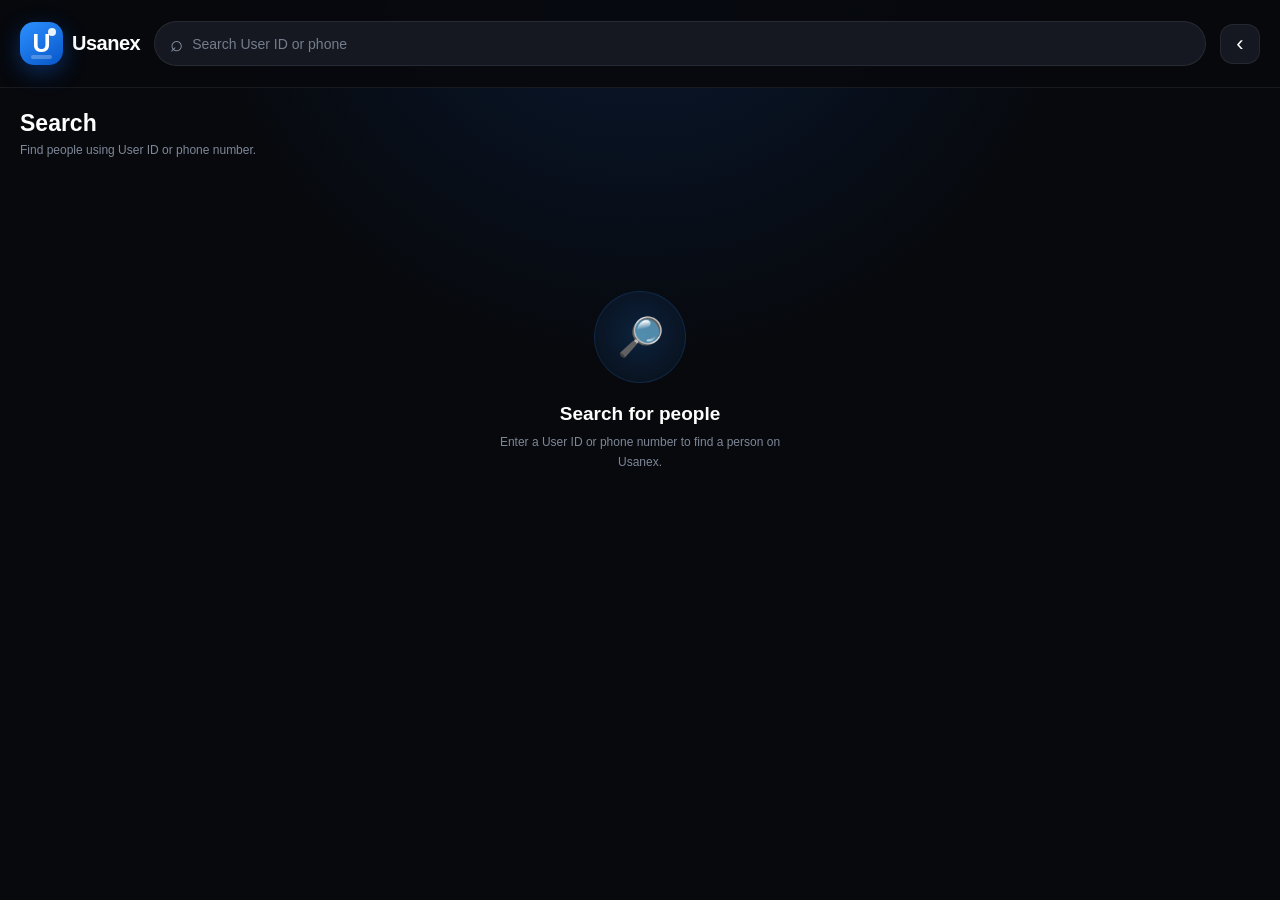
<file: search.html>
<!DOCTYPE html>
<html lang="en">

<head>
<meta charset="UTF-8">

<meta name="viewport"
content="width=device-width,
initial-scale=1.0,
maximum-scale=1.0,
user-scalable=no">

<title>Search • Usanex</title>

<style>

*{
    box-sizing:border-box;
    margin:0;
    padding:0;
    -webkit-tap-highlight-color:transparent;
}

html,body{
    width:100%;
    min-height:100%;
    font-family:Arial,sans-serif;
    background:#07090d;
    color:#fff;
}

body{
    min-height:100vh;
    overflow-x:hidden;
}

.app{
    min-height:100vh;
    padding-bottom:30px;

    background:
        radial-gradient(
            circle at 50% -10%,
            rgba(24,105,232,.18),
            transparent 38%
        ),
        #07090d;
}


/* =========================================================
   HEADER
========================================================= */

.header{
    height:88px;
    padding:0 20px;

    display:flex;
    align-items:center;
    gap:14px;

    background:rgba(7,9,13,.88);

    border-bottom:1px solid rgba(255,255,255,.07);

    position:sticky;
    top:0;
    z-index:30;

    backdrop-filter:blur(18px);
}


/* =========================================================
   LOGO
========================================================= */

.brand{
    display:flex;
    align-items:center;
    flex-shrink:0;
}

.logo-mark{
    width:43px;
    height:43px;
    border-radius:14px;

    display:flex;
    align-items:center;
    justify-content:center;

    position:relative;

    background:
        linear-gradient(
            145deg,
            #2d91ff,
            #0756c9
        );

    box-shadow:
        0 7px 22px
        rgba(18,105,232,.38);
}

.logo-u{
    font-size:25px;
    font-weight:900;
    color:#fff;
    z-index:2;
}

.logo-shine{
    position:absolute;
    width:8px;
    height:8px;
    border-radius:50%;
    background:#fff;
    right:7px;
    top:6px;
    opacity:.9;
}

.logo-mark:after{
    content:"";
    position:absolute;
    width:21px;
    height:4px;
    border-radius:10px;
    background:rgba(255,255,255,.25);
    left:11px;
    bottom:6px;
}

.logo-name{
    margin-left:9px;
    font-size:20px;
    font-weight:800;
    letter-spacing:-.5px;
}


/* =========================================================
   SEARCH
========================================================= */

.search-box{
    flex:1;
    height:45px;
    min-width:0;

    display:flex;
    align-items:center;

    padding:0 15px;

    border-radius:24px;

    background:#151820;

    border:1px solid rgba(255,255,255,.08);
}

.search-icon{
    font-size:22px;
    color:#8993a5;
    margin-right:9px;
}

.search-box input{
    width:100%;

    border:0;
    outline:0;

    background:transparent;

    color:#fff;

    font-size:14px;
}

.search-box input::placeholder{
    color:#747d8d;
}


/* =========================================================
   BACK
========================================================= */

.back-btn{
    width:40px;
    height:40px;

    flex-shrink:0;

    border:0;
    border-radius:13px;

    background:#151820;
    color:#fff;

    border:1px solid rgba(255,255,255,.07);

    font-size:22px;

    display:flex;
    align-items:center;
    justify-content:center;

    cursor:pointer;
}

.back-btn:active{
    transform:scale(.92);
}


/* =========================================================
   CONTENT
========================================================= */

.content{
    padding:22px 20px 30px;
}

.page-title{
    font-size:23px;
    font-weight:800;
    margin-bottom:6px;
}

.page-subtitle{
    font-size:12px;
    color:#7f8898;
    margin-bottom:22px;
}


/* =========================================================
   YOUR ACCOUNT
========================================================= */

.own-account{
    padding:17px;

    border-radius:19px;

    background:
        linear-gradient(
            135deg,
            rgba(25,29,38,.98),
            rgba(14,17,23,.98)
        );

    border:1px solid rgba(45,145,255,.18);

    margin-bottom:18px;
}

.own-title{
    font-size:13px;
    font-weight:800;
    margin-bottom:5px;
}

.own-text{
    font-size:11px;
    color:#7f8999;
    margin-bottom:12px;
}

.own-id{
    display:inline-flex;

    padding:8px 11px;

    border-radius:10px;

    background:#11151d;

    border:1px solid rgba(255,255,255,.07);

    font-size:12px;

    color:#8dbdff;

    font-weight:700;
}


/* =========================================================
   MESSAGE
========================================================= */

.message{
    display:none;

    padding:13px 15px;

    margin-bottom:14px;

    border-radius:14px;

    background:#151a23;

    border:1px solid rgba(255,255,255,.07);

    color:#aeb7c5;

    font-size:12px;

    text-align:center;
}


/* =========================================================
   RESULTS
========================================================= */

.results{
    display:flex;
    flex-direction:column;
    gap:10px;
}


/* =========================================================
   USER CARD
========================================================= */

.user-card{
    min-height:76px;

    display:flex;
    align-items:center;

    padding:12px 13px;

    border-radius:19px;

    background:
        linear-gradient(
            135deg,
            rgba(25,29,38,.95),
            rgba(14,17,23,.95)
        );

    border:1px solid rgba(255,255,255,.065);

    box-shadow:
        0 8px 25px
        rgba(0,0,0,.16);

    cursor:pointer;

    transition:
        transform .15s,
        border-color .15s;
}

.user-card:active{
    transform:scale(.985);
}

.user-card.verify-ready{
    border-color:rgba(50,150,255,.40);

    box-shadow:
        0 8px 30px
        rgba(20,110,240,.18);
}


/* =========================================================
   DP
========================================================= */

.user-dp{
    width:52px;
    height:52px;

    flex-shrink:0;

    border-radius:50%;

    overflow:hidden;

    display:flex;
    align-items:center;
    justify-content:center;

    position:relative;

    font-size:20px;
    font-weight:800;

    color:#fff;

    background:
        linear-gradient(
            145deg,
            #2b8cff,
            #0757c8
        );

    border:2px solid rgba(255,255,255,.08);

    box-shadow:
        0 5px 16px
        rgba(15,105,235,.25);

    cursor:pointer;

    user-select:none;
}

.user-dp:active{
    transform:scale(.94);
}

.user-dp img{
    width:100%;
    height:100%;
    display:block;
    object-fit:cover;
    border-radius:50%;
}


/* =========================================================
   USER INFO
========================================================= */

.user-info{
    flex:1;
    min-width:0;
    margin-left:12px;
}

.user-name{
    font-size:15px;
    font-weight:700;

    white-space:nowrap;
    overflow:hidden;
    text-overflow:ellipsis;
}

.user-id{
    margin-top:5px;

    font-size:11px;

    color:#818a9a;

    white-space:nowrap;
    overflow:hidden;
    text-overflow:ellipsis;
}


/* =========================================================
   FOLLOW BUTTON
========================================================= */

.follow-btn{
    min-width:84px;
    height:36px;

    padding:0 13px;

    border:0;

    border-radius:12px;

    background:
        linear-gradient(
            145deg,
            #3296ff,
            #0758cb
        );

    color:#fff;

    font-size:12px;
    font-weight:700;

    cursor:pointer;
}

.follow-btn.sent{
    background:#252b36;
    color:#aeb7c5;
}

.follow-btn.accepted{
    background:#252b36;
    color:#8dbdff;
}

.follow-btn.connected{
    background:#252b36;
    color:#75e0a2;
}

.follow-btn.rejected{
    background:#252b36;
    color:#ff9b9b;
}

.follow-btn:disabled{
    opacity:.75;
    cursor:default;
}

.follow-btn:active{
    transform:scale(.94);
}


/* =========================================================
   VERIFY BADGE
========================================================= */

.verify-badge{
    min-width:72px;
    height:34px;

    display:flex;
    align-items:center;
    justify-content:center;

    padding:0 10px;

    border-radius:11px;

    background:
        linear-gradient(
            145deg,
            #3296ff,
            #0758cb
        );

    color:#fff;

    font-size:11px;
    font-weight:800;
}


/* =========================================================
   VERIFY MODAL
========================================================= */

.verify-modal{
    position:fixed;
    inset:0;

    display:none;

    align-items:center;
    justify-content:center;

    padding:25px;

    background:rgba(0,0,0,.82);

    z-index:600;
}

.verify-modal.show{
    display:flex;
}

.verify-box{
    width:100%;
    max-width:360px;

    padding:24px;

    border-radius:23px;

    background:
        linear-gradient(
            145deg,
            #1a1f29,
            #0e1219
        );

    border:1px solid rgba(255,255,255,.09);

    box-shadow:
        0 25px 70px
        rgba(0,0,0,.65);
}

.verify-title{
    font-size:20px;
    font-weight:800;
    margin-bottom:8px;
}

.verify-subtitle{
    color:#818a9a;
    font-size:12px;
    line-height:1.5;
    margin-bottom:18px;
}

.verify-input{
    width:100%;
    height:50px;

    border:0;
    outline:0;

    border-radius:14px;

    background:#0b0f15;

    border:1px solid rgba(255,255,255,.08);

    color:#fff;

    text-align:center;

    font-size:21px;
    font-weight:800;

    letter-spacing:7px;
}

.verify-actions{
    display:flex;
    gap:10px;
    margin-top:15px;
}

.verify-cancel,
.verify-submit{
    flex:1;

    height:43px;

    border:0;
    border-radius:13px;

    font-size:12px;
    font-weight:700;

    cursor:pointer;
}

.verify-cancel{
    background:#252b36;
    color:#aeb7c5;
}

.verify-submit{
    background:
        linear-gradient(
            145deg,
            #3296ff,
            #0758cb
        );

    color:#fff;
}

.verify-submit:disabled{
    opacity:.6;
}


/* =========================================================
   INCOMING REQUEST MODAL
========================================================= */

.request-modal{
    position:fixed;
    inset:0;

    display:none;

    align-items:center;
    justify-content:center;

    padding:25px;

    background:rgba(0,0,0,.82);

    z-index:650;
}

.request-modal.show{
    display:flex;
}

.request-box{
    width:100%;
    max-width:360px;

    padding:24px;

    border-radius:23px;

    background:
        linear-gradient(
            145deg,
            #1a1f29,
            #0e1219
        );

    border:1px solid rgba(255,255,255,.09);

    box-shadow:
        0 25px 70px
        rgba(0,0,0,.65);

    text-align:center;
}

.request-avatar{
    width:72px;
    height:72px;

    margin:0 auto 15px;

    border-radius:50%;

    display:flex;
    align-items:center;
    justify-content:center;

    overflow:hidden;

    background:
        linear-gradient(
            145deg,
            #2b8cff,
            #0757c8
        );

    font-size:27px;
    font-weight:900;
}

.request-avatar img{
    width:100%;
    height:100%;
    object-fit:cover;
}

.request-title{
    font-size:20px;
    font-weight:800;
    margin-bottom:7px;
}

.request-text{
    color:#818a9a;
    font-size:12px;
    line-height:1.5;
}

.request-user-id{
    margin-top:8px;

    color:#8dbdff;

    font-size:11px;
}

.request-modal-actions{
    display:flex;
    gap:10px;
    margin-top:20px;
}

.request-modal-actions button{
    flex:1;

    height:44px;

    border:0;
    border-radius:13px;

    font-size:12px;
    font-weight:700;
}

.modal-reject{
    background:#252b36;
    color:#ff9b9b;
}

.modal-accept{
    background:
        linear-gradient(
            145deg,
            #3296ff,
            #0758cb
        );

    color:#fff;
}


/* =========================================================
   EMPTY
========================================================= */

.empty{
    min-height:45vh;

    display:flex;

    flex-direction:column;

    align-items:center;
    justify-content:center;

    text-align:center;

    padding:30px 25px;
}

.empty-circle{
    width:92px;
    height:92px;

    border-radius:50%;

    display:flex;
    align-items:center;
    justify-content:center;

    background:
        radial-gradient(
            circle,
            rgba(35,133,245,.20),
            rgba(35,133,245,.04)
        );

    border:1px solid rgba(50,140,255,.16);

    margin-bottom:20px;
}

.empty-icon{
    font-size:38px;
}

.empty-title{
    font-size:19px;
    font-weight:800;
    margin-bottom:8px;
}

.empty-text{
    max-width:290px;

    color:#7e8797;

    font-size:12px;

    line-height:1.6;
}


/* =========================================================
   POPUP
========================================================= */

.status-popup{
    position:fixed;

    left:50%;
    bottom:32px;

    transform:
        translateX(-50%)
        translateY(20px);

    width:calc(100% - 40px);
    max-width:360px;

    padding:13px 17px;

    border-radius:15px;

    background:rgba(24,28,37,.97);

    border:1px solid rgba(255,255,255,.09);

    box-shadow:
        0 15px 40px
        rgba(0,0,0,.45);

    color:#fff;

    font-size:13px;

    text-align:center;

    opacity:0;

    pointer-events:none;

    transition:.25s;

    z-index:700;
}

.status-popup.show{
    opacity:1;

    transform:
        translateX(-50%)
        translateY(0);
}


/* =========================================================
   DP MODAL
========================================================= */

.dp-modal{
    position:fixed;

    inset:0;

    display:none;

    align-items:center;
    justify-content:center;

    background:rgba(0,0,0,.90);

    padding:25px;

    z-index:500;
}

.dp-modal.show{
    display:flex;
}

.dp-image{
    width:min(82vw,360px);
    height:min(82vw,360px);

    border-radius:50%;

    object-fit:cover;

    border:3px solid rgba(255,255,255,.10);

    box-shadow:
        0 20px 70px
        rgba(0,0,0,.70);
}

.dp-letter{
    width:min(70vw,300px);
    height:min(70vw,300px);

    border-radius:50%;

    display:flex;
    align-items:center;
    justify-content:center;

    background:
        linear-gradient(
            145deg,
            #2b8cff,
            #0757c8
        );

    border:4px solid rgba(255,255,255,.10);

    box-shadow:
        0 20px 70px
        rgba(0,0,0,.70);

    font-size:100px;
    font-weight:900;

    color:#fff;
}

.dp-close{
    position:absolute;

    top:24px;
    right:20px;

    width:44px;
    height:44px;

    border:0;

    border-radius:50%;

    background:#191e27;

    color:#fff;

    font-size:25px;

    cursor:pointer;

    z-index:510;
}


/* =========================================================
   MOBILE
========================================================= */

@media(max-width:390px){

    .header{
        padding:0 10px;
        gap:7px;
    }

    .logo-mark{
        width:38px;
        height:38px;
        border-radius:12px;
    }

    .logo-u{
        font-size:22px;
    }

    .logo-name{
        margin-left:6px;
        font-size:16px;
    }

    .search-box{
        height:40px;
        padding:0 11px;
    }

    .search-icon{
        font-size:19px;
        margin-right:5px;
    }

    .back-btn{
        width:35px;
        height:35px;
        font-size:19px;
    }

    .content{
        padding-left:15px;
        padding-right:15px;
    }

    .user-card{
        padding:10px;
    }

    .user-dp{
        width:47px;
        height:47px;
    }

    .follow-btn{
        min-width:75px;
        padding:0 9px;
    }

}

</style>

</head>


<body>

<div class="app">

<header class="header">

    <div class="brand">

        <div class="logo-mark">
            <span class="logo-u">U</span>
            <span class="logo-shine"></span>
        </div>

        <div class="logo-name">
            Usanex
        </div>

    </div>


    <div class="search-box">

        <span class="search-icon">
            ⌕
        </span>

        <input
            id="searchInput"
            type="text"
            placeholder="Search User ID or phone"
            autocomplete="off">

    </div>


    <button
        class="back-btn"
        onclick="goHome()">

        ‹

    </button>

</header>


<main class="content">

    <div class="page-title">
        Search
    </div>

    <div class="page-subtitle">
        Find people using User ID or phone number.
    </div>


    <div
        id="ownAccount"
        class="own-account"
        style="display:none;">

        <div class="own-title">
            Your Account
        </div>

        <div class="own-text">
            This is your User ID.
        </div>

        <div
            id="ownUserId"
            class="own-id">
        </div>

    </div>


    <div
        id="message"
        class="message">
    </div>


    <div
        id="results"
        class="results">
    </div>


    <div
        id="emptyState"
        class="empty">

        <div class="empty-circle">
            <div class="empty-icon">🔎</div>
        </div>

        <div class="empty-title">
            Search for people
        </div>

        <div class="empty-text">
            Enter a User ID or phone number
            to find a person on Usanex.
        </div>

    </div>

</main>


<div
    id="statusPopup"
    class="status-popup">
</div>


<!-- =====================================================
     DP MODAL
===================================================== -->

<div
    id="dpModal"
    class="dp-modal">

    <button
        id="dpClose"
        class="dp-close">

        ×

    </button>

    <div id="dpViewer"></div>

</div>


<!-- =====================================================
     VERIFY MODAL
===================================================== -->

<div
    id="verifyModal"
    class="verify-modal">

    <div class="verify-box">

        <div class="verify-title">
            Verify Connection
        </div>

        <div
            id="verifySubtitle"
            class="verify-subtitle">

            Enter the 6-digit verification code
            received in your notification.

        </div>

        <input
            id="verifyInput"
            class="verify-input"
            type="text"
            inputmode="numeric"
            maxlength="6"
            autocomplete="one-time-code"
            placeholder="000000">

        <div class="verify-actions">

            <button
                class="verify-cancel"
                onclick="closeVerify()">

                Cancel

            </button>

            <button
                id="verifySubmit"
                class="verify-submit"
                onclick="submitVerification()">

                Verify

            </button>

        </div>

    </div>

</div>


<!-- =====================================================
     INCOMING REQUEST MODAL
===================================================== -->

<div
    id="requestModal"
    class="request-modal">

    <div class="request-box">

        <div
            id="requestAvatar"
            class="request-avatar">
        </div>

        <div
            id="requestTitle"
            class="request-title">

            Follow Request

        </div>

        <div
            id="requestText"
            class="request-text">

            Someone wants to connect with you.

        </div>

        <div
            id="requestUserId"
            class="request-user-id">
        </div>

        <div class="request-modal-actions">

            <button
                class="modal-reject"
                onclick="rejectIncomingRequest()">

                Reject

            </button>

            <button
                class="modal-accept"
                onclick="acceptIncomingRequest()">

                Accept

            </button>

        </div>

    </div>

</div>


</div>


<script>

/* =========================================================
   ELEMENTS
========================================================= */

const searchInput =
    document.getElementById("searchInput");

const results =
    document.getElementById("results");

const emptyState =
    document.getElementById("emptyState");

const ownAccount =
    document.getElementById("ownAccount");

const ownUserId =
    document.getElementById("ownUserId");

const message =
    document.getElementById("message");

const statusPopup =
    document.getElementById("statusPopup");

const dpModal =
    document.getElementById("dpModal");

const dpViewer =
    document.getElementById("dpViewer");

const dpClose =
    document.getElementById("dpClose");

const verifyModal =
    document.getElementById("verifyModal");

const verifyInput =
    document.getElementById("verifyInput");

const verifySubtitle =
    document.getElementById("verifySubtitle");

const verifySubmitButton =
    document.getElementById("verifySubmit");

const requestModal =
    document.getElementById("requestModal");

const requestAvatar =
    document.getElementById("requestAvatar");

const requestTitle =
    document.getElementById("requestTitle");

const requestText =
    document.getElementById("requestText");

const requestUserId =
    document.getElementById("requestUserId");


/* =========================================================
   CURRENT USER
========================================================= */

let currentUser = null;

try{

    const savedUser =
        localStorage.getItem("user");

    if(savedUser){

        currentUser =
            JSON.parse(savedUser);

    }

}catch(error){

    console.error(
        "User data error:",
        error
    );

    currentUser = null;

}


/* =========================================================
   VERIFY TARGET
========================================================= */

let verifyTarget = null;


/* =========================================================
   INCOMING REQUEST
========================================================= */

let incomingRequest = null;


/* =========================================================
   SEARCH
========================================================= */

let searchTimer = null;


/* =========================================================
   REALTIME
========================================================= */

let socket = null;

let socketReconnectTimer = null;

let socketReconnectDelay = 1000;

let socketManuallyClosed = false;


/* =========================================================
   START REALTIME
========================================================= */

function startRealtime(){

    if(
        !currentUser ||
        !currentUser.user_id
    ){

        return;

    }

    connectWebSocket();

}


/* =========================================================
   CONNECT WEBSOCKET
========================================================= */

function connectWebSocket(){

    if(
        socket &&
        (
            socket.readyState === WebSocket.OPEN ||
            socket.readyState === WebSocket.CONNECTING
        )
    ){

        return;

    }


    socketManuallyClosed =
        false;


    const protocol =
        location.protocol === "https:"
        ?
        "wss:"
        :
        "ws:";


    const wsUrl =
        protocol +
        "//" +
        location.host +
        "/ws/" +
        encodeURIComponent(
            currentUser.user_id
        );


    try{

        socket =
            new WebSocket(
                wsUrl
            );


        socket.onopen =
            function(){

                console.log(
                    "Usanex realtime connected."
                );

                socketReconnectDelay =
                    1000;

            };


        socket.onmessage =
            function(event){

                handleRealtimeMessage(
                    event
                );

            };


        socket.onerror =
            function(error){

                console.error(
                    "WebSocket error:",
                    error
                );

            };


        socket.onclose =
            function(){

                console.log(
                    "Realtime disconnected."
                );


                if(
                    !socketManuallyClosed
                ){

                    scheduleReconnect();

                }

            };

    }catch(error){

        console.error(
            "WebSocket connection failed:",
            error
        );

        scheduleReconnect();

    }

}


/* =========================================================
   RECONNECT
========================================================= */

function scheduleReconnect(){

    clearTimeout(
        socketReconnectTimer
    );


    socketReconnectTimer =
        setTimeout(
            function(){

                connectWebSocket();

            },
            socketReconnectDelay
        );


    socketReconnectDelay =
        Math.min(
            socketReconnectDelay * 2,
            15000
        );

}


/* =========================================================
   REALTIME MESSAGE
========================================================= */

function handleRealtimeMessage(event){

    let data = null;


    try{

        data =
            JSON.parse(
                event.data
            );

    }catch(error){

        console.error(
            "Realtime JSON error:",
            error
        );

        return;

    }


    console.log(
        "Usanex realtime:",
        data
    );


    /*
       Backend kabhi direct event bhej sakta hai:

       {
          type:"follow_request"
       }

       aur kabhi:

       {
          type:"notification",
          notification:{
             notification_type:"follow_request"
          }
       }

       Dono format handle honge.
    */

    const notification =
        data.notification || {};


    const type =
        data.notification_type ||
        notification.notification_type ||
        data.event ||
        data.type;


    /* =====================================================
       FOLLOW REQUEST
    ===================================================== */

    if(
        type === "follow_request" ||
        type === "follow" ||
        type === "new_follow"
    ){

        showIncomingRequest({

            ...notification,
            ...data

        });

        refreshCurrentSearch();

        return;

    }


    /* =====================================================
       FOLLOW CANCELLED
    ===================================================== */

    if(
        type === "follow_cancelled" ||
        type === "request_cancelled"
    ){

        showPopup(
            data.message ||
            notification.message ||
            "Follow request cancelled."
        );

        refreshCurrentSearch();

        return;

    }


    /* =====================================================
       CONNECTION CODE
    ===================================================== */

    if(
        type === "connection_code" ||
        type === "verification_code"
    ){

        const code =
            data.verification_code ||
            notification.verification_code ||
            data.code ||
            notification.code ||
            "";


        if(code){

            showPopup(
                "Verification code received."
            );

        }

        refreshCurrentSearch();

        return;

    }


    /* =====================================================
       FOLLOW REJECTED
    ===================================================== */

    if(
        type === "follow_rejected" ||
        type === "request_rejected"
    ){

        showPopup(
            data.message ||
            notification.message ||
            "Follow request was rejected."
        );

        refreshCurrentSearch();

        return;

    }


    /* =====================================================
       CONNECTION VERIFIED
    ===================================================== */

    if(
        type === "connection_verified" ||
        type === "connected"
    ){

        showPopup(
            "Connection verified successfully."
        );


        /*
           IMPORTANT:

           Verification complete hone ke baad
           receiver ko bhi automatically Home par bhejna hai.
        */

        setTimeout(
            function(){

                window.location.href =
                    "/home";

            },
            700
        );

        return;

    }


    /* =====================================================
       GENERIC NOTIFICATION
    ===================================================== */

    if(
        data.message
    ){

        showPopup(
            data.message
        );

    }

}


/* =========================================================
   REFRESH SEARCH
========================================================= */

function refreshCurrentSearch(){

    const q =
        searchInput.value.trim();


    if(q){

        setTimeout(
            function(){

                searchUsers(
                    q,
                    true
                );

            },
            250
        );

    }

}


/* =========================================================
   SEARCH INPUT
========================================================= */

searchInput.addEventListener(
    "input",
    function(){

        clearTimeout(
            searchTimer
        );


        const q =
            this.value.trim();


        if(!q){

            clearResults();

            return;

        }


        searchTimer =
            setTimeout(
                function(){

                    searchUsers(
                        q
                    );

                },
                300
            );

    }
);


/* =========================================================
   SEARCH USERS
========================================================= */

async function searchUsers(
    q,
    silent = false
){

    if(!silent){

        showMessage(
            "Searching..."
        );

    }


    try{

        const response =
            await fetch(
                "/api/search?q=" +
                encodeURIComponent(q)
            );


        if(!response.ok){

            throw new Error(
                "Search failed"
            );

        }


        const data =
            await response.json();


        renderUsers(
            data.users || []
        );


    }catch(error){

        console.error(
            error
        );


        results.innerHTML =
            "";

        ownAccount.style.display =
            "none";

        emptyState.style.display =
            "flex";


        emptyState.querySelector(
            ".empty-title"
        ).textContent =
            "Search unavailable";


        emptyState.querySelector(
            ".empty-text"
        ).textContent =
            "Please try again in a moment.";


        if(!silent){

            showMessage(
                "Unable to search right now."
            );

        }

    }

}


/* =========================================================
   RENDER USERS
========================================================= */

function renderUsers(users){

    results.innerHTML =
        "";

    ownAccount.style.display =
        "none";

    clearMessage();


    if(
        !users ||
        users.length === 0
    ){

        emptyState.style.display =
            "flex";


        emptyState.querySelector(
            ".empty-title"
        ).textContent =
            "No people found";


        emptyState.querySelector(
            ".empty-text"
        ).textContent =
            "Try another User ID or phone number.";


        return;

    }


    emptyState.style.display =
        "none";


    checkOwnAccount(
        users
    );


    users.forEach(
        function(user){

            const card =
                createUserCard(
                    user
                );


            results.appendChild(
                card
            );


            loadFollowStatus(
                user,
                card
            );

        }
    );

}


/* =========================================================
   CREATE USER CARD
========================================================= */

function createUserCard(user){

    const card =
        document.createElement(
            "div"
        );


    card.className =
        "user-card";


    const firstLetter =
        (
            user.name ||
            "U"
        )
        .charAt(0)
        .toUpperCase();


    const isMe =
        currentUser &&
        currentUser.user_id &&
        String(
            currentUser.user_id
        ).toLowerCase()
        ===
        String(
            user.user_id || ""
        ).toLowerCase();


    card.innerHTML = `

        <div class="user-dp">

            ${
                user.profile_photo
                ?
                `
                <img
                    src="${escapeHtml(
                        user.profile_photo
                    )}"
                    alt="Profile photo">
                `
                :
                escapeHtml(
                    firstLetter
                )
            }

        </div>


        <div class="user-info">

            <div class="user-name">
                ${escapeHtml(
                    user.name ||
                    "User"
                )}
            </div>

            <div class="user-id">
                ${escapeHtml(
                    user.user_id ||
                    ""
                )}
            </div>

        </div>


        ${
            isMe
            ?
            ""
            :
            `
            <button
                class="follow-btn"
                type="button">

                Follow

            </button>
            `
        }

    `;


    /* =====================================================
       DP
    ===================================================== */

    const dp =
        card.querySelector(
            ".user-dp"
        );


    if(dp){

        dp.addEventListener(
            "click",
            function(event){

                event.stopPropagation();

                openDp(
                    user
                );

            }
        );

    }


    /* =====================================================
       IMAGE ERROR
    ===================================================== */

    const image =
        card.querySelector(
            ".user-dp img"
        );


    if(image){

        image.addEventListener(
            "error",
            function(){

                showSmallLetterDp(
                    this.parentElement,
                    user
                );

            }
        );

    }


    /* =====================================================
       FOLLOW CLICK
    ===================================================== */

    const followBtn =
        card.querySelector(
            ".follow-btn"
        );


    if(followBtn){

        followBtn.addEventListener(
            "click",
            function(event){

                event.stopPropagation();

                /*
                   Accepted ke case me Verify.
                */

                if(
                    followBtn.classList.contains(
                        "accepted"
                    )
                ){

                    openVerify(
                        user
                    );

                    return;

                }


                handleFollow(
                    user,
                    followBtn
                );

            }
        );

    }


    return card;

}


/* =========================================================
   FOLLOW STATUS
========================================================= */

async function loadFollowStatus(
    user,
    card
){

    if(
        !currentUser ||
        !currentUser.user_id ||
        !user.user_id
    ){

        return;

    }


    if(
        String(currentUser.user_id)
        .toLowerCase()
        ===
        String(user.user_id)
        .toLowerCase()
    ){

        return;

    }


    try{

        const response =
            await fetch(
                "/api/follow/status" +
                "?requester_user_id=" +
                encodeURIComponent(
                    currentUser.user_id
                ) +
                "&target_user_id=" +
                encodeURIComponent(
                    user.user_id
                )
            );


        if(!response.ok){

            return;

        }


        const data =
            await response.json();


        updateFollowButton(
            user,
            card,
            data.status
        );


    }catch(error){

        console.error(
            "Follow status error:",
            error
        );

    }

}


/* =========================================================
   UPDATE FOLLOW BUTTON
========================================================= */

function updateFollowButton(
    user,
    card,
    status
){

    const button =
        card.querySelector(
            ".follow-btn"
        );


    if(!button){

        return;

    }


    button.classList.remove(
        "sent",
        "accepted",
        "connected",
        "rejected"
    );


    card.classList.remove(
        "verify-ready"
    );


    button.disabled =
        false;


    if(status === "pending"){

        button.classList.add(
            "sent"
        );

        button.textContent =
            "Request Sent";

        return;

    }


    if(status === "accepted"){

        button.classList.add(
            "accepted"
        );

        button.textContent =
            "Verify";

        card.classList.add(
            "verify-ready"
        );

        return;

    }


    if(status === "verified"){

        button.classList.add(
            "connected"
        );

        button.textContent =
            "Connected";

        button.disabled =
            true;

        return;

    }


    if(status === "rejected"){

        button.classList.add(
            "rejected"
        );

        button.textContent =
            "Follow Again";

        return;

    }


    button.textContent =
        "Follow";

}


/* =========================================================
   FOLLOW
========================================================= */

async function handleFollow(
    user,
    button
){

    if(
        !currentUser ||
        !currentUser.user_id
    ){

        showPopup(
            "Please login first."
        );

        return;

    }


    if(
        !user ||
        !user.user_id
    ){

        return;

    }


    if(
        String(currentUser.user_id)
        .toLowerCase()
        ===
        String(user.user_id)
        .toLowerCase()
    ){

        showPopup(
            "You cannot follow yourself."
        );

        return;

    }


    const isSent =
        button.classList.contains(
            "sent"
        );


    if(isSent){

        await cancelFollow(
            user,
            button
        );

        return;

    }


    button.disabled =
        true;


    const oldText =
        button.textContent;


    button.textContent =
        "Sending...";


    try{

        const response =
            await fetch(
                "/api/follow",
                {
                    method:"POST",

                    headers:{
                        "Content-Type":
                            "application/json"
                    },

                    body:JSON.stringify({

                        requester_user_id:
                            currentUser.user_id,

                        target_user_id:
                            user.user_id

                    })

                }
            );


        const data =
            await response.json();


        if(!response.ok){

            throw new Error(
                data.detail ||
                data.message ||
                "Unable to send request."
            );

        }


        button.classList.remove(
            "rejected"
        );

        button.classList.add(
            "sent"
        );

        button.textContent =
            "Request Sent";


        showPopup(
            "Follow request sent."
        );


    }catch(error){

        console.error(
            error
        );


        button.textContent =
            oldText;


        showPopup(
            error.message ||
            "Unable to send request."
        );


    }finally{

        button.disabled =
            false;

    }

}


/* =========================================================
   CANCEL
========================================================= */

async function cancelFollow(
    user,
    button
){

    button.disabled =
        true;

    button.textContent =
        "Cancelling...";


    try{

        const response =
            await fetch(
                "/api/follow/cancel",
                {
                    method:"POST",

                    headers:{
                        "Content-Type":
                            "application/json"
                    },

                    body:JSON.stringify({

                        requester_user_id:
                            currentUser.user_id,

                        target_user_id:
                            user.user_id

                    })

                }
            );


        const data =
            await response.json();


        if(!response.ok){

            throw new Error(
                data.detail ||
                data.message ||
                "Unable to cancel request."
            );

        }


        button.classList.remove(
            "sent"
        );


        button.textContent =
            "Follow";


        showPopup(
            "Follow request cancelled."
        );


    }catch(error){

        console.error(
            error
        );


        button.classList.add(
            "sent"
        );

        button.textContent =
            "Request Sent";


        showPopup(
            error.message ||
            "Unable to cancel request."
        );

    }finally{

        button.disabled =
            false;

    }

}


/* =========================================================
   OPEN INCOMING
========================================================= */

function openIncomingForUser(
    user
){

    if(
        !user ||
        !user.user_id ||
        !currentUser ||
        !currentUser.user_id
    ){

        return;

    }


    fetch(
        "/api/follow/status" +
        "?requester_user_id=" +
        encodeURIComponent(
            user.user_id
        ) +
        "&target_user_id=" +
        encodeURIComponent(
            currentUser.user_id
        )
    )
    .then(
        function(response){

            if(!response.ok){

                throw new Error(
                    "Status unavailable"
                );

            }

            return response.json();

        }
    )
    .then(
        function(data){

            if(
                data.status === "pending"
            ){

                showIncomingRequest({

                    requester_user_id:
                        user.user_id,

                    sender_user_id:
                        user.user_id,

                    user_id:
                        user.user_id,

                    name:
                        user.name,

                    profile_photo:
                        user.profile_photo

                });

                return;

            }


            /*
               Agar incoming accepted ho chuka hai
               to verification open karo.
            */

            if(
                data.status === "accepted"
            ){

                openVerify(
                    user
                );

                return;

            }


            showUserStatus(
                user
            );

        }
    )
    .catch(
        function(){

            showUserStatus(
                user
            );

        }
    );

}


/* =========================================================
   INCOMING REQUEST
========================================================= */

function showIncomingRequest(
    data
){

    incomingRequest =
        data;


    const senderId =
        data.sender_user_id ||
        data.requester_user_id ||
        data.user_id ||
        "";


    const senderName =
        data.sender_name ||
        data.name ||
        "Someone";


    requestTitle.textContent =
        senderName;


    requestText.textContent =
        "wants to connect with you.";


    requestUserId.textContent =
        senderId
        ?
        "User ID: " + senderId
        :
        "";


    requestAvatar.innerHTML =
        "";


    if(data.profile_photo){

        const image =
            document.createElement(
                "img"
            );


        image.src =
            data.profile_photo;


        image.alt =
            "Profile photo";


        image.onerror =
            function(){

                requestAvatar.textContent =
                    senderName
                    .charAt(0)
                    .toUpperCase();

            };


        requestAvatar.appendChild(
            image
        );

    }
    else{

        requestAvatar.textContent =
            senderName
            .charAt(0)
            .toUpperCase();

    }


    requestModal.classList.add(
        "show"
    );


    document.body.style.overflow =
        "hidden";

}


/* =========================================================
   ACCEPT
========================================================= */

async function acceptIncomingRequest(){

    if(
        !incomingRequest
    ){

        return;

    }


    const requesterId =
        incomingRequest.requester_user_id ||
        incomingRequest.sender_user_id ||
        incomingRequest.user_id;


    if(!requesterId){

        showPopup(
            "Request information missing."
        );

        return;

    }


    try{

        const response =
            await fetch(
                "/api/follow/accept",
                {
                    method:"POST",

                    headers:{
                        "Content-Type":
                            "application/json"
                    },

                    body:JSON.stringify({

                        requester_user_id:
                            requesterId,

                        target_user_id:
                            currentUser.user_id

                    })

                }
            );


        const data =
            await response.json();


        if(!response.ok){

            throw new Error(
                data.detail ||
                data.message ||
                "Unable to accept request."
            );

        }


        closeRequestModal();


        showPopup(
            "Request accepted. Verification code sent."
        );


        /*
           Search page par requester ko ab
           automatic target search karna hai.
           Ye requester ke side par bhi useful rahega.
        */

        refreshCurrentSearch();


    }catch(error){

        console.error(
            error
        );


        showPopup(
            error.message ||
            "Unable to accept request."
        );

    }

}


/* =========================================================
   REJECT
========================================================= */

async function rejectIncomingRequest(){

    if(
        !incomingRequest
    ){

        return;

    }


    const requesterId =
        incomingRequest.requester_user_id ||
        incomingRequest.sender_user_id ||
        incomingRequest.user_id;


    if(!requesterId){

        return;

    }


    try{

        const response =
            await fetch(
                "/api/follow/reject",
                {
                    method:"POST",

                    headers:{
                        "Content-Type":
                            "application/json"
                    },

                    body:JSON.stringify({

                        requester_user_id:
                            requesterId,

                        target_user_id:
                            currentUser.user_id

                    })

                }
            );


        const data =
            await response.json();


        if(!response.ok){

            throw new Error(
                data.detail ||
                data.message ||
                "Unable to reject request."
            );

        }


        closeRequestModal();


        showPopup(
            "Follow request rejected."
        );


        refreshCurrentSearch();


    }catch(error){

        console.error(
            error
        );


        showPopup(
            error.message ||
            "Unable to reject request."
        );

    }

}


/* =========================================================
   CLOSE REQUEST
========================================================= */

function closeRequestModal(){

    requestModal.classList.remove(
        "show"
    );

    incomingRequest =
        null;

    document.body.style.overflow =
        "";

}


/* =========================================================
   VERIFY
========================================================= */

function openVerify(user){

    if(
        !currentUser ||
        !currentUser.user_id
    ){

        showPopup(
            "Please login first."
        );

        return;

    }


    verifyTarget =
        user;


    verifyInput.value =
        "";


    verifySubtitle.textContent =
        "Enter the 6-digit verification code received in your notification for " +
        (
            user.name ||
            "this user"
        ) +
        ".";


    verifyModal.classList.add(
        "show"
    );


    document.body.style.overflow =
        "hidden";


    setTimeout(
        function(){

            verifyInput.focus();

        },
        100
    );

}


/* =========================================================
   CLOSE VERIFY
========================================================= */

function closeVerify(){

    verifyModal.classList.remove(
        "show"
    );

    verifyInput.value =
        "";

    verifyTarget =
        null;

    document.body.style.overflow =
        "";

}


/* =========================================================
   SUBMIT VERIFY
========================================================= */

async function submitVerification(){

    if(
        !verifyTarget ||
        !verifyTarget.user_id
    ){

        return;

    }


    const code =
        verifyInput.value.trim();


    if(!/^\d{6}$/.test(code)){

        showPopup(
            "Enter a valid 6-digit code."
        );

        return;

    }


    verifySubmitButton.disabled =
        true;

    verifySubmitButton.textContent =
        "Checking...";


    try{

        const response =
            await fetch(
                "/api/follow/verify",
                {
                    method:"POST",

                    headers:{
                        "Content-Type":
                            "application/json"
                    },

                    body:JSON.stringify({

                        requester_user_id:
                            currentUser.user_id,

                        target_user_id:
                            verifyTarget.user_id,

                        code:code

                    })

                }
            );


        const data =
            await response.json();


        if(!response.ok){

            throw new Error(
                data.detail ||
                data.message ||
                "Invalid verification code."
            );

        }


        closeVerify();


        showPopup(
            "Connection verified. Opening Home..."
        );


        /*
           Current requester ko bhi Home.
           Target ko backend realtime event se
           Home par bheja jayega.
        */

        setTimeout(
            function(){

                window.location.href =
                    "/home";

            },
            700
        );


    }catch(error){

        console.error(
            error
        );


        showPopup(
            error.message ||
            "Verification failed."
        );


    }finally{

        verifySubmitButton.disabled =
            false;

        verifySubmitButton.textContent =
            "Verify";

    }

}


/* =========================================================
   USER STATUS
========================================================= */

async function showUserStatus(
    user
){

    let status =
        "Not Accepted";


    if(
        currentUser &&
        currentUser.user_id &&
        user.user_id &&
        String(
            currentUser.user_id
        ).toLowerCase()
        !==
        String(
            user.user_id
        ).toLowerCase()
    ){

        try{

            const response =
                await fetch(
                    "/api/follow/status" +
                    "?requester_user_id=" +
                    encodeURIComponent(
                        currentUser.user_id
                    ) +
                    "&target_user_id=" +
                    encodeURIComponent(
                        user.user_id
                    )
                );


            if(response.ok){

                const data =
                    await response.json();


                if(
                    data.status === "accepted"
                ){

                    openVerify(
                        user
                    );

                    return;

                }


                if(
                    data.status === "verified"
                ){

                    status =
                        "Connected";

                }
                else if(
                    data.status === "rejected"
                ){

                    status =
                        "Rejected";

                }
                else if(
                    data.status === "pending"
                ){

                    status =
                        "Request Sent";

                }

            }

        }catch(error){

            console.error(
                error
            );

        }

    }


    showPopup(
        (
            user.name ||
            "User"
        ) +
        " • " +
        status
    );

}


/* =========================================================
   DP
========================================================= */

function openDp(user){

    dpViewer.innerHTML =
        "";


    if(user.profile_photo){

        const image =
            document.createElement(
                "img"
            );


        image.className =
            "dp-image";


        image.src =
            user.profile_photo;


        image.alt =
            "Profile photo";


        image.onerror =
            function(){

                showLetterDp(
                    user
                );

            };


        dpViewer.appendChild(
            image
        );

    }
    else{

        showLetterDp(
            user
        );

    }


    dpModal.classList.add(
        "show"
    );


    document.body.style.overflow =
        "hidden";

}


/* =========================================================
   LETTER DP
========================================================= */

function showLetterDp(user){

    dpViewer.innerHTML =
        "";


    const letter =
        (
            user.name ||
            "U"
        )
        .charAt(0)
        .toUpperCase();


    const div =
        document.createElement(
            "div"
        );


    div.className =
        "dp-letter";


    div.textContent =
        letter;


    dpViewer.appendChild(
        div
    );

}


/* =========================================================
   SMALL DP
========================================================= */

function showSmallLetterDp(
    container,
    user
){

    container.innerHTML =
        "";

    container.textContent =
        (
            user.name ||
            "U"
        )
        .charAt(0)
        .toUpperCase();

}


/* =========================================================
   CLOSE DP
========================================================= */

function closeDp(){

    dpModal.classList.remove(
        "show"
    );

    dpViewer.innerHTML =
        "";

    document.body.style.overflow =
        "";

}


dpClose.addEventListener(
    "click",
    function(event){

        event.stopPropagation();

        closeDp();

    }
);


dpModal.addEventListener(
    "click",
    function(event){

        if(
            event.target === dpModal
        ){

            closeDp();

        }

    }
);


/* =========================================================
   VERIFY OUTSIDE
========================================================= */

verifyModal.addEventListener(
    "click",
    function(event){

        if(
            event.target === verifyModal
        ){

            closeVerify();

        }

    }
);


/* =========================================================
   REQUEST OUTSIDE
========================================================= */

requestModal.addEventListener(
    "click",
    function(event){

        if(
            event.target === requestModal
        ){

            closeRequestModal();

        }

    }
);


/* =========================================================
   ESC
========================================================= */

document.addEventListener(
    "keydown",
    function(event){

        if(
            event.key === "Escape"
        ){

            closeDp();

            closeVerify();

            closeRequestModal();

        }

    }
);


/* =========================================================
   VERIFY ENTER
========================================================= */

verifyInput.addEventListener(
    "keydown",
    function(event){

        if(
            event.key === "Enter"
        ){

            submitVerification();

        }

    }
);


/* =========================================================
   ONLY NUMBERS
========================================================= */

verifyInput.addEventListener(
    "input",
    function(){

        this.value =
            this.value
            .replace(
                /\D/g,
                ""
            )
            .slice(
                0,
                6
            );

    }
);


/* =========================================================
   OWN ACCOUNT
========================================================= */

function checkOwnAccount(users){

    if(
        !currentUser ||
        !currentUser.user_id
    ){

        ownAccount.style.display =
            "none";

        return;

    }


    const myId =
        String(
            currentUser.user_id
        )
        .toLowerCase();


    const found =
        users.some(
            function(user){

                return (
                    String(
                        user.user_id || ""
                    )
                    .toLowerCase()
                    ===
                    myId
                );

            }
        );


    if(found){

        ownAccount.style.display =
            "block";

        ownUserId.textContent =
            currentUser.user_id;

    }

}


/* =========================================================
   POPUP
========================================================= */

let popupTimer =
    null;


function showPopup(text){

    clearTimeout(
        popupTimer
    );


    statusPopup.textContent =
        text;


    statusPopup.classList.add(
        "show"
    );


    popupTimer =
        setTimeout(
            function(){

                statusPopup.classList.remove(
                    "show"
                );

            },
            2500
        );

}


/* =========================================================
   MESSAGE
========================================================= */

function showMessage(text){

    message.textContent =
        text;

    message.style.display =
        "block";

}


function clearMessage(){

    message.textContent =
        "";

    message.style.display =
        "none";

}


/* =========================================================
   CLEAR RESULTS
========================================================= */

function clearResults(){

    results.innerHTML =
        "";

    ownAccount.style.display =
        "none";

    clearMessage();

    emptyState.style.display =
        "flex";


    emptyState.querySelector(
        ".empty-title"
    ).textContent =
        "Search for people";


    emptyState.querySelector(
        ".empty-text"
    ).textContent =
        "Enter a User ID or phone number to find a person on Usanex.";

}


/* =========================================================
   ESCAPE HTML
========================================================= */

function escapeHtml(value){

    return String(value)

        .replace(
            /&/g,
            "&amp;"
        )

        .replace(
            /</g,
            "&lt;"
        )

        .replace(
            />/g,
            "&gt;"
        )

        .replace(
            /"/g,
            "&quot;"
        )

        .replace(
            /'/g,
            "&#039;"
        );

}


/* =========================================================
   HOME
========================================================= */

function goHome(){

    window.location.href =
        "/home";

}


/* =========================================================
   CLOSE SOCKET
========================================================= */

window.addEventListener(
    "beforeunload",
    function(){

        socketManuallyClosed =
            true;


        clearTimeout(
            socketReconnectTimer
        );


        if(socket){

            try{

                socket.close();

            }catch(error){

                console.error(
                    error
                );

            }

        }

    }
);


/* =========================================================
   START
========================================================= */

startRealtime();


/* =========================================================
   AUTOMATIC USER ID SEARCH
========================================================= */

const params =
    new URLSearchParams(
        window.location.search
    );


const urlUserId =
    params.get(
        "user_id"
    );


if(urlUserId){

    searchInput.value =
        urlUserId;

    searchUsers(
        urlUserId
    );

}

</script>

</body>

</html>
</file>
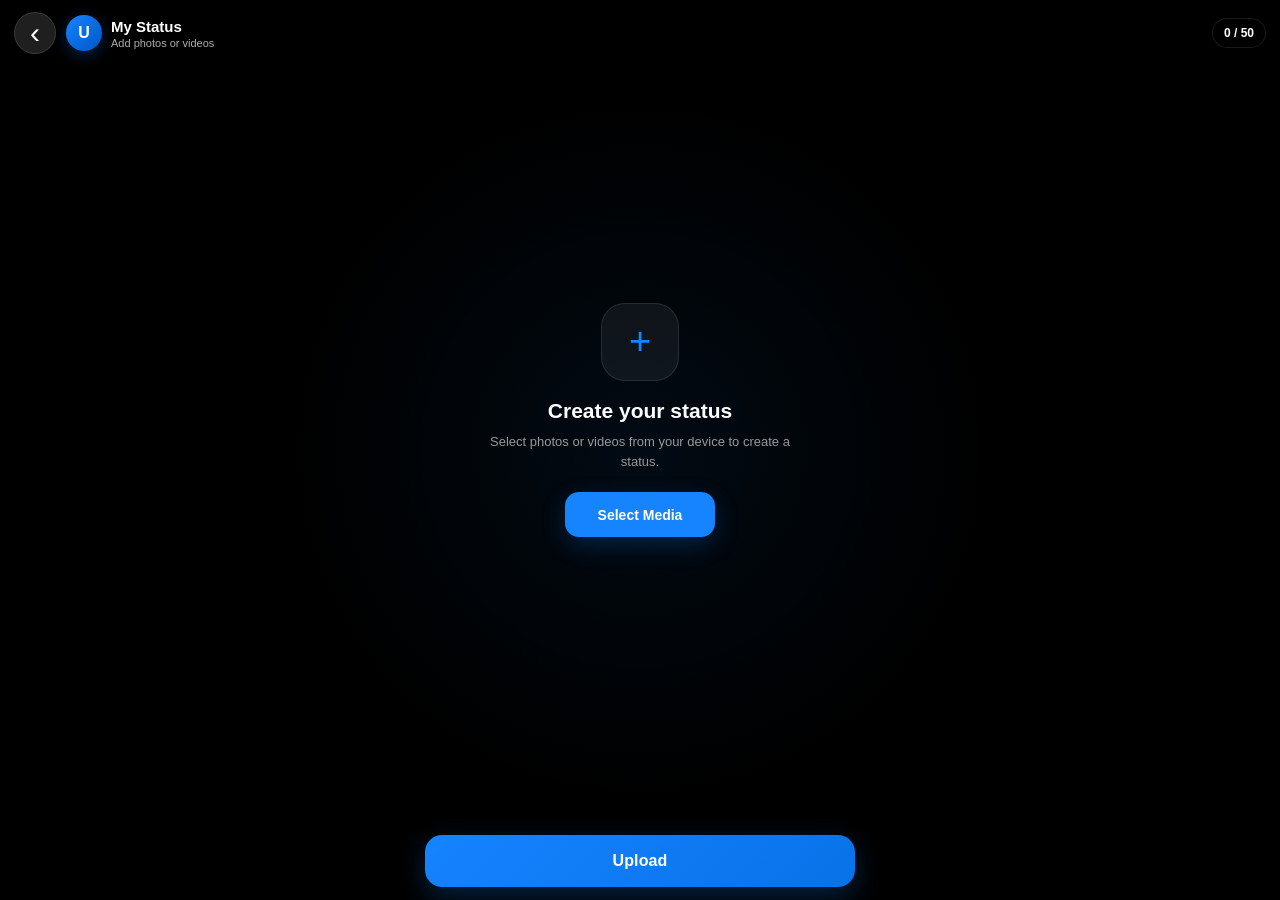
<file: status.html>
<!DOCTYPE html>
<html lang="en">

<head>
    <meta charset="UTF-8">

    <meta
        name="viewport"
        content="width=device-width, initial-scale=1.0, maximum-scale=1.0, user-scalable=no"
    >

    <meta
        name="theme-color"
        content="#000000"
    >

    <title>Usanex Status</title>

    <!-- Status stylesheet -->
    <link
        rel="stylesheet"
        href="/static/css/status.css"
    >
</head>

<body>

    <main
        class="status-app"
        id="statusApp"
    >

        <!-- =========================================
             STATUS MEDIA VIEWER
        ========================================== -->

        <section
            class="status-viewer"
            id="statusViewer"
            aria-label="Status media viewer"
        >

            <div
                class="status-media-container"
                id="statusMediaContainer"
            ></div>

        </section>


        <!-- =========================================
             TOP HEADER
        ========================================== -->

        <header class="status-header">

            <button
                type="button"
                class="status-back-btn"
                id="statusBackBtn"
                aria-label="Go back"
            >
                <span aria-hidden="true">‹</span>
            </button>


            <div class="status-user-info">

                <div class="status-user-avatar">
                    U
                </div>

                <div class="status-user-text">

                    <h1>
                        My Status
                    </h1>

                    <p id="statusMediaInfo">
                        Add photos or videos
                    </p>

                </div>

            </div>


            <div
                class="status-counter"
                id="statusCounter"
            >
                0 / 50
            </div>

        </header>


        <!-- =========================================
             MEDIA THUMBNAILS
        ========================================== -->

        <section
            class="status-thumbnails-wrapper"
            aria-label="Selected media"
        >

            <div
                class="status-thumbnails"
                id="statusThumbnails"
            ></div>

        </section>


        <!-- =========================================
             EMPTY STATUS
        ========================================== -->

        <section
            class="status-empty"
            id="statusEmpty"
        >

            <div class="status-empty-icon">
                +
            </div>

            <h2>
                Create your status
            </h2>

            <p>
                Select photos or videos from your device
                to create a status.
            </p>

            <button
                type="button"
                class="empty-select-btn"
                id="emptySelectBtn"
            >
                Select Media
            </button>

        </section>


        <!-- =========================================
             EDITING TOOLBAR
        ========================================== -->

        <nav
            class="status-editor-toolbar"
            id="statusEditorToolbar"
            aria-label="Status editing tools"
        >

            <button
                type="button"
                class="status-tool"
                data-tool="text"
                aria-label="Add text"
            >
                <span class="tool-icon">T</span>
                <span class="tool-label">Text</span>
            </button>


            <button
                type="button"
                class="status-tool"
                data-tool="emoji"
                aria-label="Add emoji"
            >
                <span class="tool-icon">😊</span>
                <span class="tool-label">Emoji</span>
            </button>


            <button
                type="button"
                class="status-tool"
                data-tool="draw"
                aria-label="Draw"
            >
                <span class="tool-icon">✎</span>
                <span class="tool-label">Draw</span>
            </button>


            <button
                type="button"
                class="status-tool"
                data-tool="filter"
                aria-label="Apply filter"
            >
                <span class="tool-icon">◐</span>
                <span class="tool-label">Filter</span>
            </button>


            <button
                type="button"
                class="status-tool"
                data-tool="crop"
                aria-label="Crop"
            >
                <span class="tool-icon">⌗</span>
                <span class="tool-label">Crop</span>
            </button>


            <button
                type="button"
                class="status-tool"
                data-tool="rotate"
                aria-label="Rotate"
            >
                <span class="tool-icon">↻</span>
                <span class="tool-label">Rotate</span>
            </button>

        </nav>


        <!-- =========================================
             BOTTOM ACTION
        ========================================== -->

        <footer class="status-footer">

            <button
                type="button"
                class="status-upload-btn"
                id="statusUploadBtn"
            >
                Upload
            </button>

        </footer>


        <!-- =========================================
             FILE INPUT
        ========================================== -->

        <input
            type="file"
            id="statusMediaInput"
            accept="image/*,video/*"
            multiple
            hidden
        >


        <!-- =========================================
             TEXT EDITOR
        ========================================== -->

        <section
            class="status-modal"
            id="textEditorModal"
            hidden
        >

            <div
                class="status-modal-backdrop"
                data-close-text-editor
            ></div>


            <div
                class="status-modal-card"
                role="dialog"
                aria-modal="true"
                aria-labelledby="textEditorTitle"
            >

                <div class="modal-header">

                    <h2 id="textEditorTitle">
                        Add Text
                    </h2>

                    <button
                        type="button"
                        class="modal-close-btn"
                        id="closeTextEditorBtn"
                        aria-label="Close"
                    >
                        ×
                    </button>

                </div>


                <textarea
                    id="statusTextInput"
                    class="status-text-input"
                    maxlength="300"
                    placeholder="Write something..."
                ></textarea>


                <div class="modal-actions">

                    <button
                        type="button"
                        class="modal-cancel-btn"
                        id="cancelTextBtn"
                    >
                        Cancel
                    </button>


                    <button
                        type="button"
                        class="modal-apply-btn"
                        id="applyTextBtn"
                    >
                        Apply
                    </button>

                </div>

            </div>

        </section>


        <!-- =========================================
             EMOJI PICKER
        ========================================== -->

        <section
            class="status-modal"
            id="emojiPickerModal"
            hidden
        >

            <div
                class="status-modal-backdrop"
                data-close-emoji
            ></div>


            <div
                class="emoji-picker-card"
                role="dialog"
                aria-modal="true"
                aria-label="Emoji picker"
            >

                <div class="modal-header">

                    <h2>
                        Emoji
                    </h2>

                    <button
                        type="button"
                        class="modal-close-btn"
                        id="closeEmojiBtn"
                        aria-label="Close"
                    >
                        ×
                    </button>

                </div>


                <div
                    class="emoji-grid"
                    id="emojiGrid"
                >

                    <button type="button" data-emoji="❤️">❤️</button>
                    <button type="button" data-emoji="🔥">🔥</button>
                    <button type="button" data-emoji="😍">😍</button>
                    <button type="button" data-emoji="😂">😂</button>
                    <button type="button" data-emoji="🥰">🥰</button>
                    <button type="button" data-emoji="😎">😎</button>
                    <button type="button" data-emoji="✨">✨</button>
                    <button type="button" data-emoji="🎉">🎉</button>
                    <button type="button" data-emoji="👍">👍</button>
                    <button type="button" data-emoji="💙">💙</button>
                    <button type="button" data-emoji="🤩">🤩</button>
                    <button type="button" data-emoji="🥳">🥳</button>

                </div>

            </div>

        </section>


        <!-- =========================================
             TOAST
        ========================================== -->

        <div
            class="status-toast"
            id="statusToast"
            role="status"
            aria-live="polite"
        ></div>

    </main>


    <!-- Status JavaScript -->
    <script
        src="/static/js/status.js"
        defer
    ></script>

</body>

</html>
</file>
<file: static/css/status.css>
/* =========================================================
   USANEX STATUS
   status.css
========================================================= */

* {
    box-sizing: border-box;
    margin: 0;
    padding: 0;
    -webkit-tap-highlight-color: transparent;
}

html,
body {
    width: 100%;
    height: 100%;
    overflow: hidden;
    background: #000;
}

body {
    font-family:
        Arial,
        Helvetica,
        sans-serif;

    color: #fff;
}


/* =========================================================
   MAIN APP
========================================================= */

.status-app {
    position: relative;

    width: 100%;
    height: 100vh;

    overflow: hidden;

    background: #000;
}


/* =========================================================
   MEDIA VIEWER
========================================================= */

.status-viewer {
    position: absolute;

    inset: 0;

    z-index: 1;

    overflow: hidden;

    background: #000;

    touch-action: pan-y;
}

.status-media-container {
    position: absolute;

    inset: 0;

    width: 100%;
    height: 100%;

    overflow: hidden;

    background: #000;
}


/* Individual media created by JS */

.status-media {
    position: absolute;

    inset: 0;

    width: 100%;
    height: 100%;

    object-fit: contain;

    background: #000;

    opacity: 0;

    transform:
        translateX(0)
        scale(1.04);

    filter: blur(0);

    transition:
        opacity .35s ease,
        transform .45s cubic-bezier(.22,.61,.36,1),
        filter .35s ease;

    pointer-events: none;
}

.status-media.active {
    opacity: 1;

    transform:
        translateX(0)
        scale(1);
}

.status-media.leaving-left {
    opacity: 0;

    transform:
        translateX(-22%)
        scale(.94);

    filter: blur(5px);
}

.status-media.leaving-right {
    opacity: 0;

    transform:
        translateX(22%)
        scale(.94);

    filter: blur(5px);
}

.status-media.enter-left {
    opacity: 0;

    transform:
        translateX(22%)
        scale(1.06);

    filter: blur(5px);
}

.status-media.enter-right {
    opacity: 0;

    transform:
        translateX(-22%)
        scale(1.06);

    filter: blur(5px);
}


/* =========================================================
   TOP HEADER
========================================================= */

.status-header {
    position: absolute;

    top: 0;
    left: 0;
    right: 0;

    z-index: 20;

    display: flex;

    align-items: center;

    gap: 10px;

    padding:
        calc(env(safe-area-inset-top) + 12px)
        14px
        14px;

    background:
        linear-gradient(
            to bottom,
            rgba(0, 0, 0, .78),
            rgba(0, 0, 0, .40),
            transparent
        );

    pointer-events: none;
}

.status-header > * {
    pointer-events: auto;
}


/* =========================================================
   BACK BUTTON
========================================================= */

.status-back-btn {
    flex: 0 0 42px;

    width: 42px;
    height: 42px;

    display: flex;

    align-items: center;
    justify-content: center;

    border: 1px solid rgba(255,255,255,.12);

    border-radius: 50%;

    background:
        rgba(255,255,255,.12);

    color: #fff;

    font-size: 30px;

    line-height: 1;

    cursor: pointer;

    backdrop-filter: blur(12px);

    -webkit-backdrop-filter: blur(12px);

    transition:
        background .2s ease,
        transform .2s ease;
}

.status-back-btn:active {
    transform: scale(.92);

    background:
        rgba(255,255,255,.20);
}


/* =========================================================
   USER INFO
========================================================= */

.status-user-info {
    min-width: 0;

    flex: 1;

    display: flex;

    align-items: center;

    gap: 9px;
}

.status-user-avatar {
    flex: 0 0 36px;

    width: 36px;
    height: 36px;

    display: flex;

    align-items: center;
    justify-content: center;

    border-radius: 50%;

    background:
        linear-gradient(
            135deg,
            #1683ff,
            #0057c8
        );

    color: #fff;

    font-size: 16px;

    font-weight: 700;

    box-shadow:
        0 4px 16px rgba(22,131,255,.28);
}

.status-user-text {
    min-width: 0;
}

.status-user-text h1 {
    overflow: hidden;

    font-size: 15px;

    font-weight: 700;

    white-space: nowrap;

    text-overflow: ellipsis;
}

.status-user-text p {
    margin-top: 2px;

    overflow: hidden;

    color: rgba(255,255,255,.68);

    font-size: 11px;

    white-space: nowrap;

    text-overflow: ellipsis;
}


/* =========================================================
   COUNTER
========================================================= */

.status-counter {
    flex: 0 0 auto;

    min-width: 54px;

    padding: 7px 10px;

    border: 1px solid rgba(255,255,255,.10);

    border-radius: 20px;

    background:
        rgba(0,0,0,.42);

    color: #fff;

    font-size: 12px;

    font-weight: 700;

    text-align: center;

    backdrop-filter: blur(12px);

    -webkit-backdrop-filter: blur(12px);
}


/* =========================================================
   THUMBNAILS
========================================================= */

.status-thumbnails-wrapper {
    position: absolute;

    top: 76px;
    left: 0;
    right: 0;

    z-index: 19;

    padding:
        7px
        14px;

    pointer-events: none;
}

.status-thumbnails {
    display: flex;

    gap: 7px;

    width: 100%;

    overflow-x: auto;

    scrollbar-width: none;

    pointer-events: auto;
}

.status-thumbnails::-webkit-scrollbar {
    display: none;
}


/* Thumbnail */

.status-thumbnail {
    position: relative;

    flex: 0 0 48px;

    width: 48px;
    height: 48px;

    overflow: hidden;

    padding: 0;

    border: 2px solid transparent;

    border-radius: 11px;

    background: #171717;

    cursor: pointer;

    transition:
        border-color .2s ease,
        transform .2s ease;
}

.status-thumbnail.active {
    border-color: #1683ff;

    transform: scale(1.05);
}

.status-thumbnail img,
.status-thumbnail video {
    width: 100%;
    height: 100%;

    display: block;

    object-fit: cover;
}


/* Video icon */

.status-video-icon {
    position: absolute;

    right: 4px;
    bottom: 4px;

    width: 17px;
    height: 17px;

    display: flex;

    align-items: center;
    justify-content: center;

    border-radius: 50%;

    background:
        rgba(0,0,0,.72);

    color: #fff;

    font-size: 8px;
}


/* =========================================================
   EMPTY STATE
========================================================= */

.status-empty {
    position: absolute;

    inset: 0;

    z-index: 10;

    display: flex;

    flex-direction: column;

    align-items: center;
    justify-content: center;

    padding:
        100px
        28px
        160px;

    text-align: center;

    background:
        radial-gradient(
            circle at center,
            rgba(22,131,255,.08),
            transparent 45%
        );
}

.status-empty-icon {
    width: 78px;
    height: 78px;

    display: flex;

    align-items: center;
    justify-content: center;

    margin-bottom: 18px;

    border:
        1px solid rgba(255,255,255,.10);

    border-radius: 24px;

    background:
        rgba(255,255,255,.06);

    color: #1683ff;

    font-size: 38px;

    font-weight: 300;
}

.status-empty h2 {
    font-size: 21px;

    font-weight: 700;
}

.status-empty p {
    max-width: 300px;

    margin-top: 9px;

    color: #999;

    font-size: 13px;

    line-height: 1.55;
}


/* Empty select button */

.empty-select-btn {
    min-width: 150px;

    height: 45px;

    margin-top: 20px;

    padding: 0 20px;

    border: 0;

    border-radius: 14px;

    background: #1683ff;

    color: #fff;

    font-size: 14px;

    font-weight: 700;

    cursor: pointer;

    box-shadow:
        0 8px 24px rgba(22,131,255,.22);
}

.empty-select-btn:active {
    transform: scale(.97);
}


/* =========================================================
   EDITOR TOOLBAR
========================================================= */

.status-editor-toolbar {
    position: absolute;

    left: 9px;
    right: 9px;

    bottom: 83px;

    z-index: 25;

    display: flex;

    gap: 7px;

    padding: 8px;

    overflow-x: auto;

    border:
        1px solid rgba(255,255,255,.11);

    border-radius: 19px;

    background:
        rgba(13,13,13,.72);

    backdrop-filter: blur(18px);

    -webkit-backdrop-filter: blur(18px);

    scrollbar-width: none;
}

.status-editor-toolbar::-webkit-scrollbar {
    display: none;
}


/* Tool */

.status-tool {
    flex: 0 0 62px;

    width: 62px;
    height: 50px;

    display: flex;

    flex-direction: column;

    align-items: center;
    justify-content: center;

    gap: 3px;

    border: 0;

    border-radius: 13px;

    background:
        rgba(255,255,255,.075);

    color: #fff;

    cursor: pointer;

    transition:
        background .2s ease,
        transform .2s ease;
}

.status-tool:active {
    transform: scale(.94);
}

.status-tool.active {
    background: #1683ff;
}

.tool-icon {
    display: block;

    font-size: 18px;

    line-height: 18px;
}

.tool-label {
    display: block;

    color: rgba(255,255,255,.78);

    font-size: 10px;

    line-height: 12px;
}

.status-tool.active .tool-label {
    color: #fff;
}


/* =========================================================
   BOTTOM FOOTER
========================================================= */

.status-footer {
    position: absolute;

    left: 0;
    right: 0;
    bottom: 0;

    z-index: 30;

    display: flex;

    justify-content: center;

    padding:
        10px
        18px
        calc(env(safe-area-inset-bottom) + 13px);

    background:
        linear-gradient(
            to top,
            rgba(0,0,0,.92),
            rgba(0,0,0,.45),
            transparent
        );

    pointer-events: none;
}

.status-upload-btn {
    width: 100%;
    max-width: 430px;

    height: 52px;

    border: 0;

    border-radius: 17px;

    background:
        linear-gradient(
            135deg,
            #1683ff,
            #0872e8
        );

    color: #fff;

    font-size: 16px;

    font-weight: 700;

    letter-spacing: .1px;

    cursor: pointer;

    box-shadow:
        0 9px 28px rgba(22,131,255,.27);

    pointer-events: auto;

    transition:
        transform .2s ease,
        box-shadow .2s ease;
}

.status-upload-btn:active {
    transform: scale(.98);

    box-shadow:
        0 5px 18px rgba(22,131,255,.22);
}


/* =========================================================
   TEXT / MODAL
========================================================= */

.status-modal {
    position: absolute;

    inset: 0;

    z-index: 80;

    display: flex;

    align-items: center;
    justify-content: center;

    padding: 22px;
}

.status-modal[hidden] {
    display: none;
}

.status-modal-backdrop {
    position: absolute;

    inset: 0;

    background:
        rgba(0,0,0,.66);

    backdrop-filter: blur(7px);

    -webkit-backdrop-filter: blur(7px);
}

.status-modal-card,
.emoji-picker-card {
    position: relative;

    z-index: 1;

    width: 100%;
    max-width: 430px;

    padding: 18px;

    border:
        1px solid rgba(255,255,255,.10);

    border-radius: 22px;

    background:
        #151515;

    box-shadow:
        0 20px 60px rgba(0,0,0,.45);
}


/* Modal header */

.modal-header {
    display: flex;

    align-items: center;

    gap: 10px;

    margin-bottom: 14px;
}

.modal-header h2 {
    flex: 1;

    font-size: 18px;
}

.modal-close-btn {
    width: 36px;
    height: 36px;

    display: flex;

    align-items: center;
    justify-content: center;

    border: 0;

    border-radius: 50%;

    background:
        rgba(255,255,255,.08);

    color: #fff;

    font-size: 22px;

    cursor: pointer;
}


/* Text input */

.status-text-input {
    width: 100%;

    min-height: 120px;

    resize: vertical;

    padding: 14px;

    border:
        1px solid #303030;

    border-radius: 14px;

    outline: none;

    background: #080808;

    color: #fff;

    font-family: inherit;

    font-size: 16px;

    line-height: 1.45;
}

.status-text-input:focus {
    border-color: #1683ff;
}


/* Modal actions */

.modal-actions {
    display: flex;

    gap: 10px;

    margin-top: 13px;
}

.modal-cancel-btn,
.modal-apply-btn {
    flex: 1;

    height: 44px;

    border: 0;

    border-radius: 12px;

    font-size: 14px;

    font-weight: 700;

    cursor: pointer;
}

.modal-cancel-btn {
    background: #292929;

    color: #fff;
}

.modal-apply-btn {
    background: #1683ff;

    color: #fff;
}


/* =========================================================
   EMOJI PICKER
========================================================= */

.emoji-grid {
    display: grid;

    grid-template-columns:
        repeat(6, 1fr);

    gap: 8px;
}

.emoji-grid button {
    width: 100%;

    aspect-ratio: 1;

    border: 0;

    border-radius: 13px;

    background:
        rgba(255,255,255,.06);

    font-size: 25px;

    cursor: pointer;

    transition:
        background .2s ease,
        transform .2s ease;
}

.emoji-grid button:active {
    transform: scale(.91);

    background:
        rgba(22,131,255,.25);
}


/* =========================================================
   TOAST
========================================================= */

.status-toast {
    position: absolute;

    left: 50%;

    bottom: 151px;

    z-index: 100;

    max-width: calc(100% - 40px);

    padding:
        11px
        16px;

    border:
        1px solid rgba(255,255,255,.08);

    border-radius: 13px;

    background:
        rgba(20,20,20,.92);

    color: #fff;

    font-size: 13px;

    text-align: center;

    opacity: 0;

    transform:
        translate(-50%, 12px);

    pointer-events: none;

    transition:
        opacity .25s ease,
        transform .25s ease;

    backdrop-filter: blur(12px);

    -webkit-backdrop-filter: blur(12px);
}

.status-toast.show {
    opacity: 1;

    transform:
        translate(-50%, 0);
}


/* =========================================================
   DRAWING CANVAS
   JS WILL USE THIS LAYER
========================================================= */

.status-drawing-canvas {
    position: absolute;

    inset: 0;

    z-index: 15;

    width: 100%;
    height: 100%;

    touch-action: none;

    pointer-events: none;
}

.status-drawing-canvas.active {
    pointer-events: auto;
}


/* =========================================================
   TEXT OVERLAY ON MEDIA
========================================================= */

.status-text-overlay {
    position: absolute;

    left: 50%;
    top: 50%;

    z-index: 16;

    max-width: 85%;

    padding: 10px 14px;

    color: #fff;

    font-size: 28px;

    font-weight: 700;

    line-height: 1.2;

    text-align: center;

    word-break: break-word;

    text-shadow:
        0 2px 8px rgba(0,0,0,.85);

    transform:
        translate(-50%, -50%);

    pointer-events: none;
}


/* =========================================================
   REDUCED MOTION
========================================================= */

@media (prefers-reduced-motion: reduce) {

    .status-media,
    .status-thumbnail,
    .status-tool,
    .status-upload-btn,
    .status-toast {
        transition: none;
    }
}


/* =========================================================
   SMALL MOBILE DEVICES
========================================================= */

@media (max-width: 380px) {

    .status-header {
        padding-left: 9px;
        padding-right: 9px;
    }

    .status-thumbnails-wrapper {
        padding-left: 9px;
        padding-right: 9px;
    }

    .status-editor-toolbar {
        left: 6px;
        right: 6px;

        gap: 5px;
    }

    .status-tool {
        flex-basis: 58px;

        width: 58px;
    }

    .status-upload-btn {
        height: 49px;
    }

    .emoji-grid {
        gap: 6px;
    }
}


/* =========================================================
   LARGE SCREENS
========================================================= */

@media (min-width: 700px) {

    .status-editor-toolbar {
        left: 50%;

        right: auto;

        width: min(
            620px,
            calc(100% - 40px)
        );

        transform:
            translateX(-50%);
    }

    .status-footer {
        padding-left: 30px;
        padding-right: 30px;
    }
}
</file>
